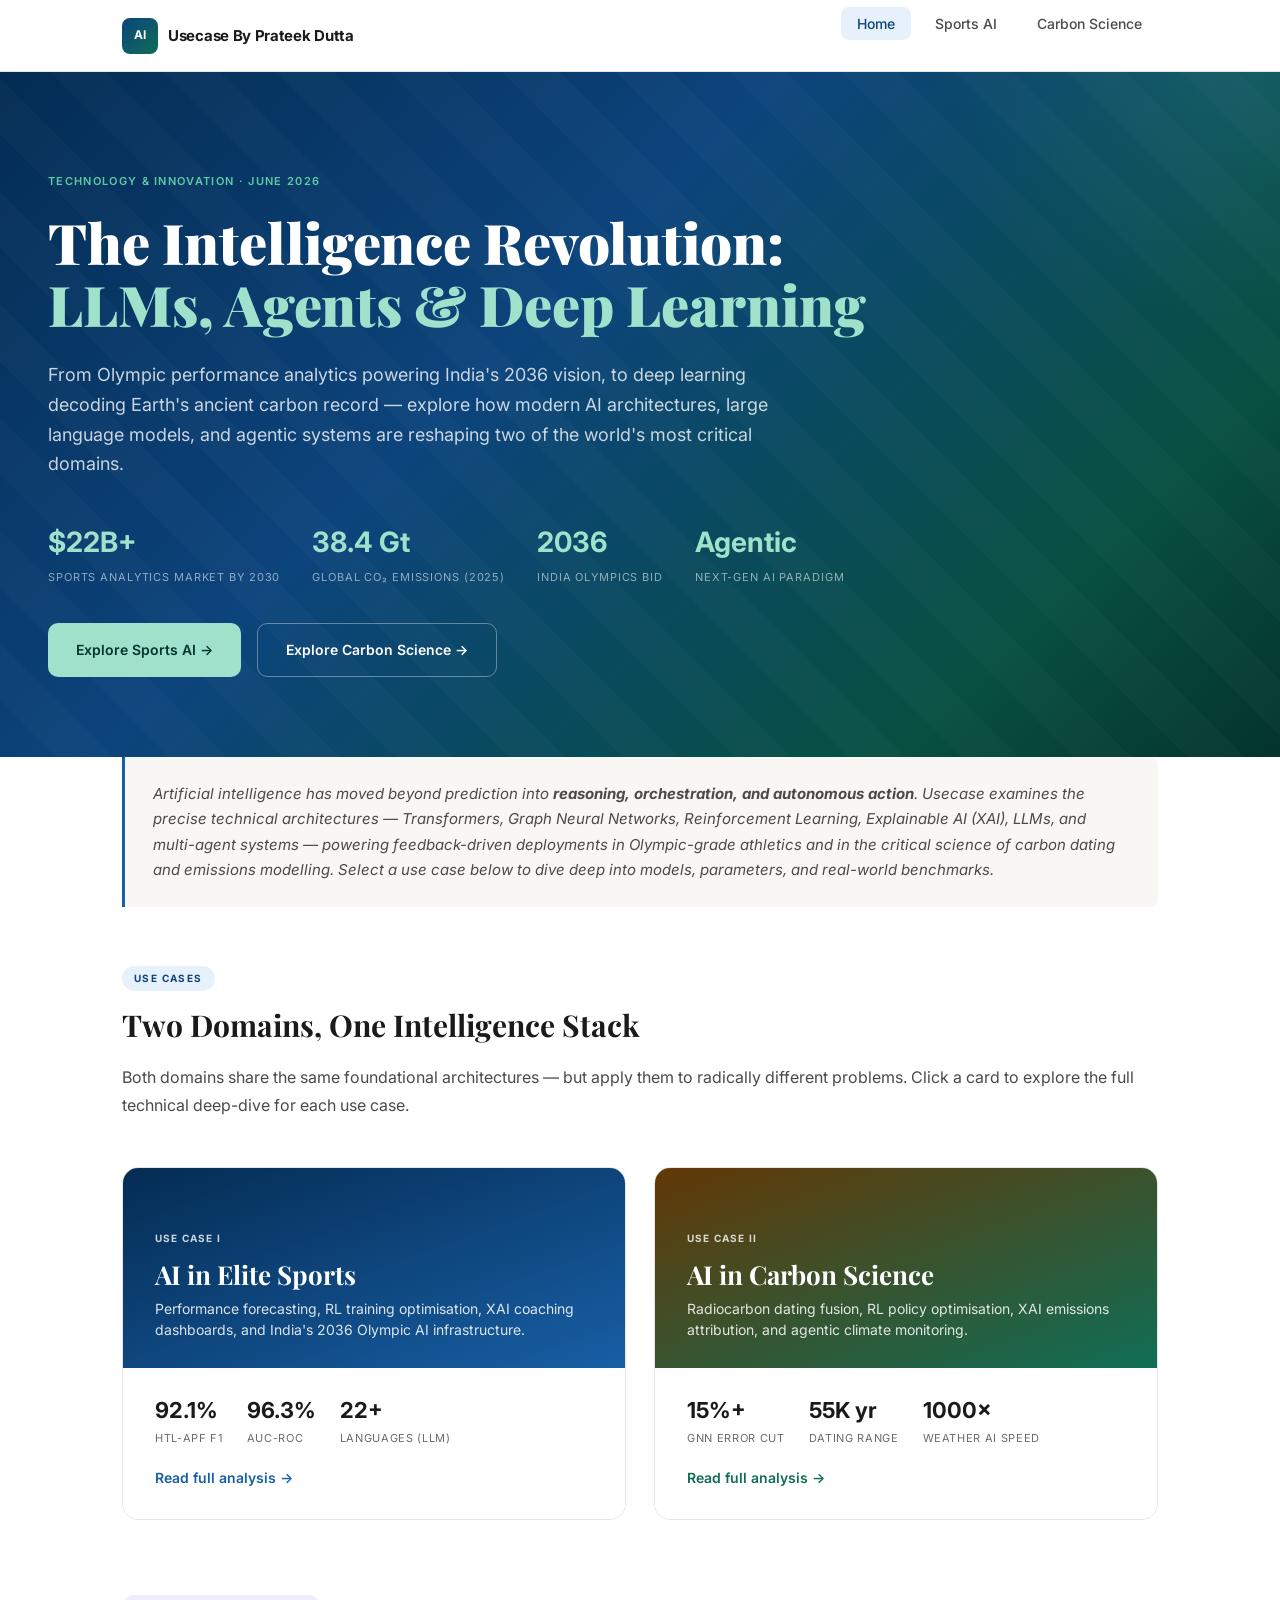
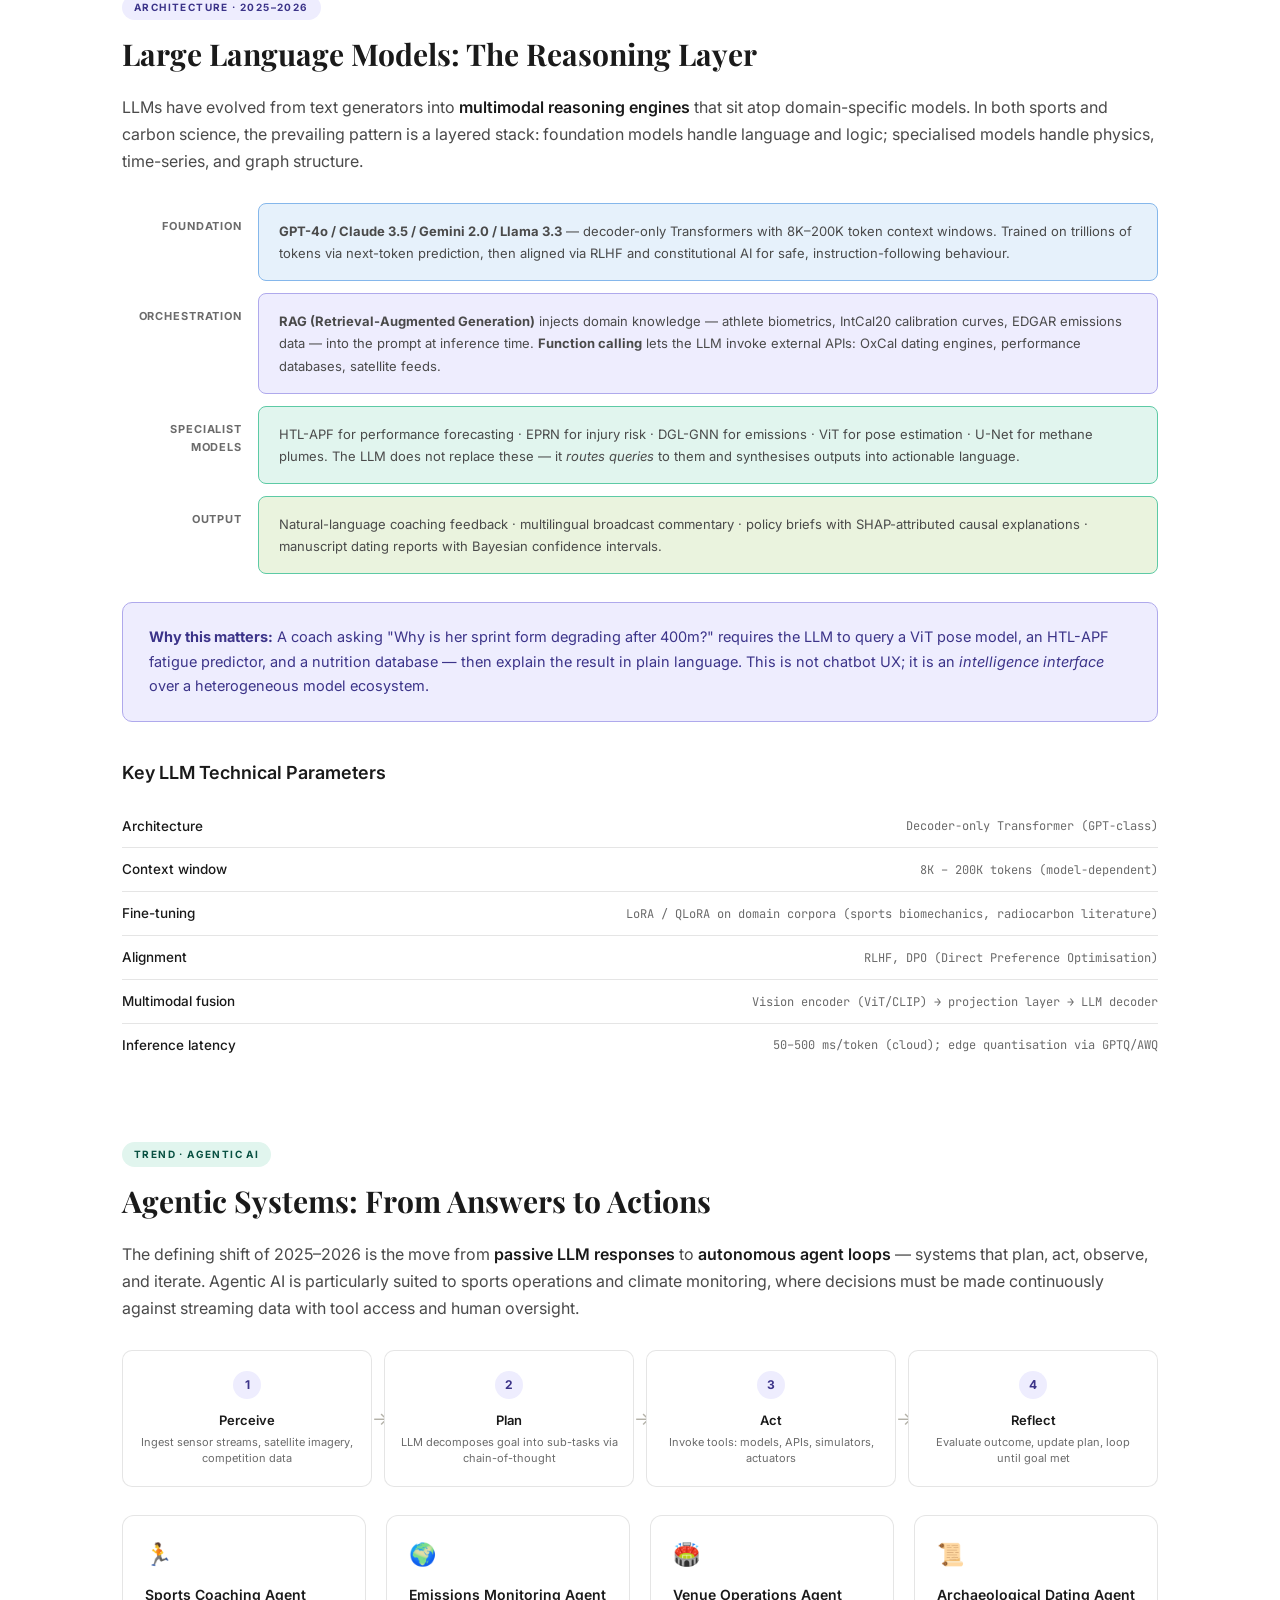
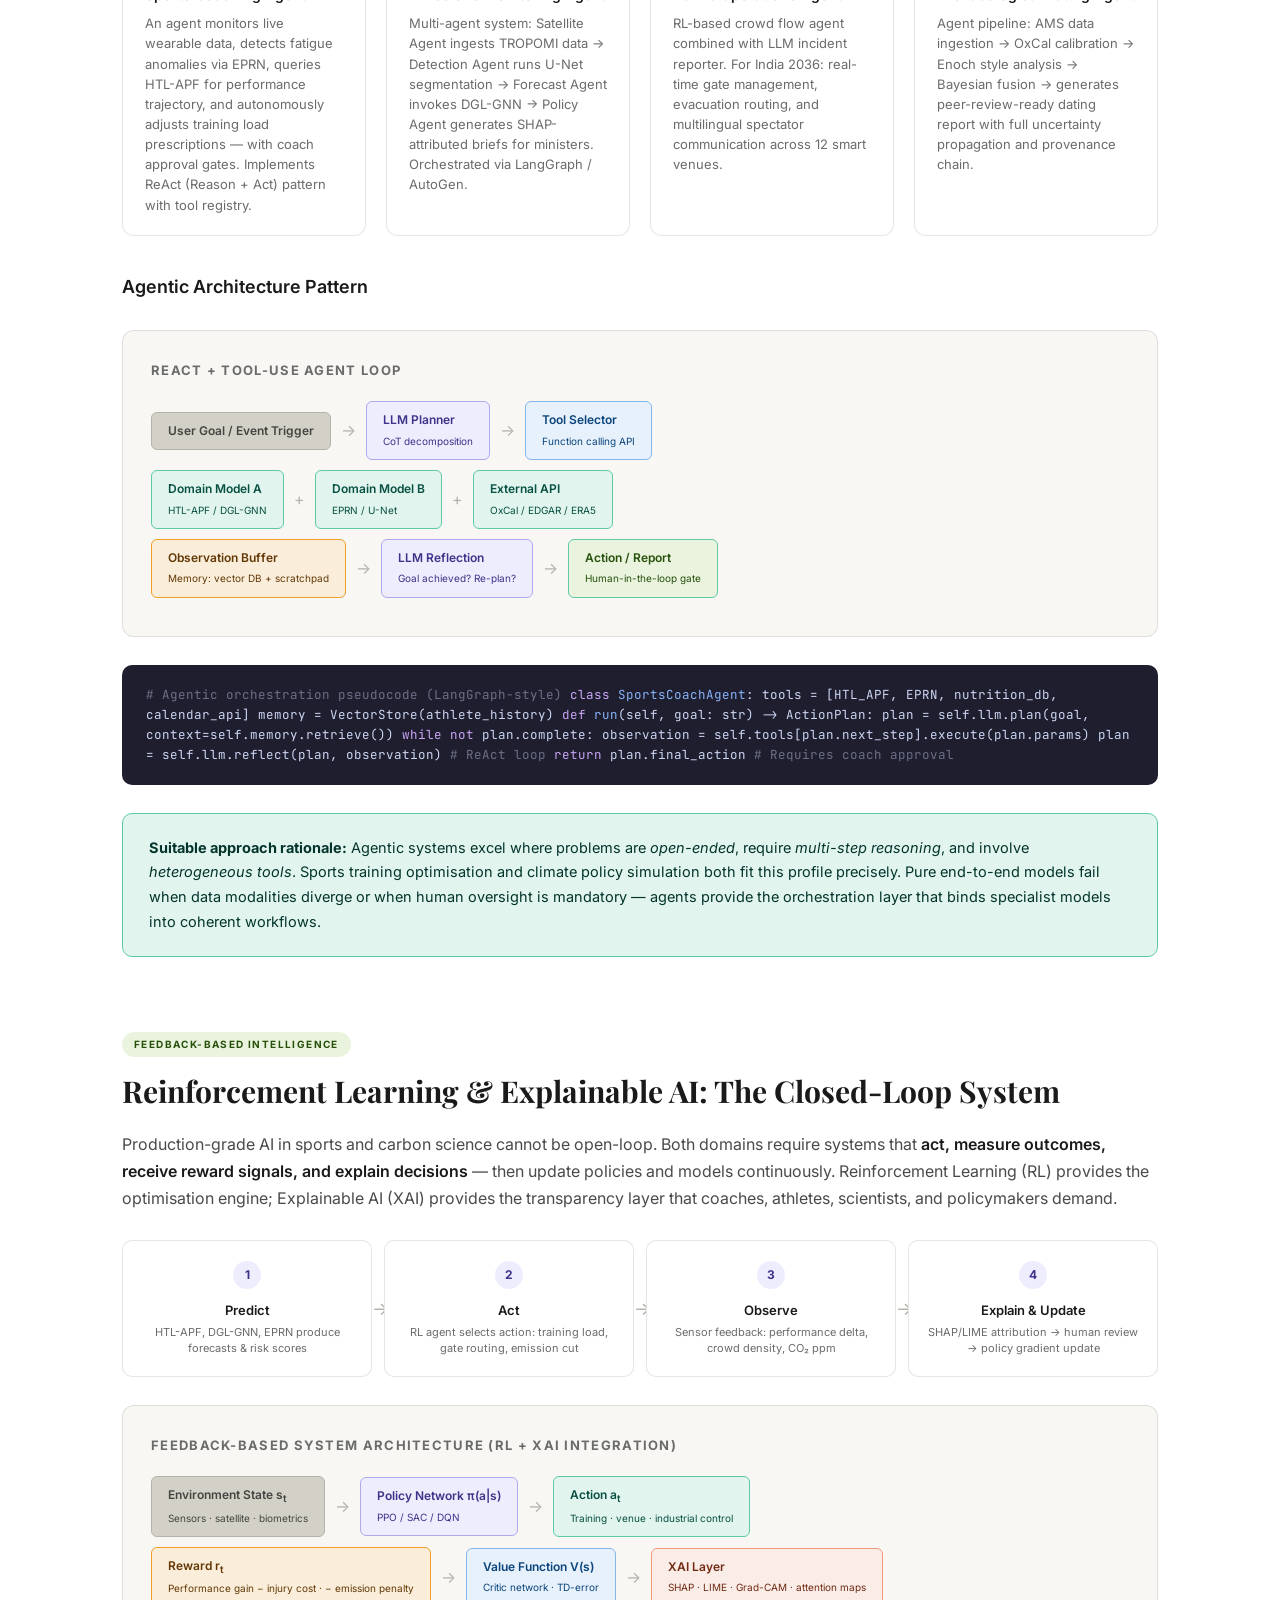
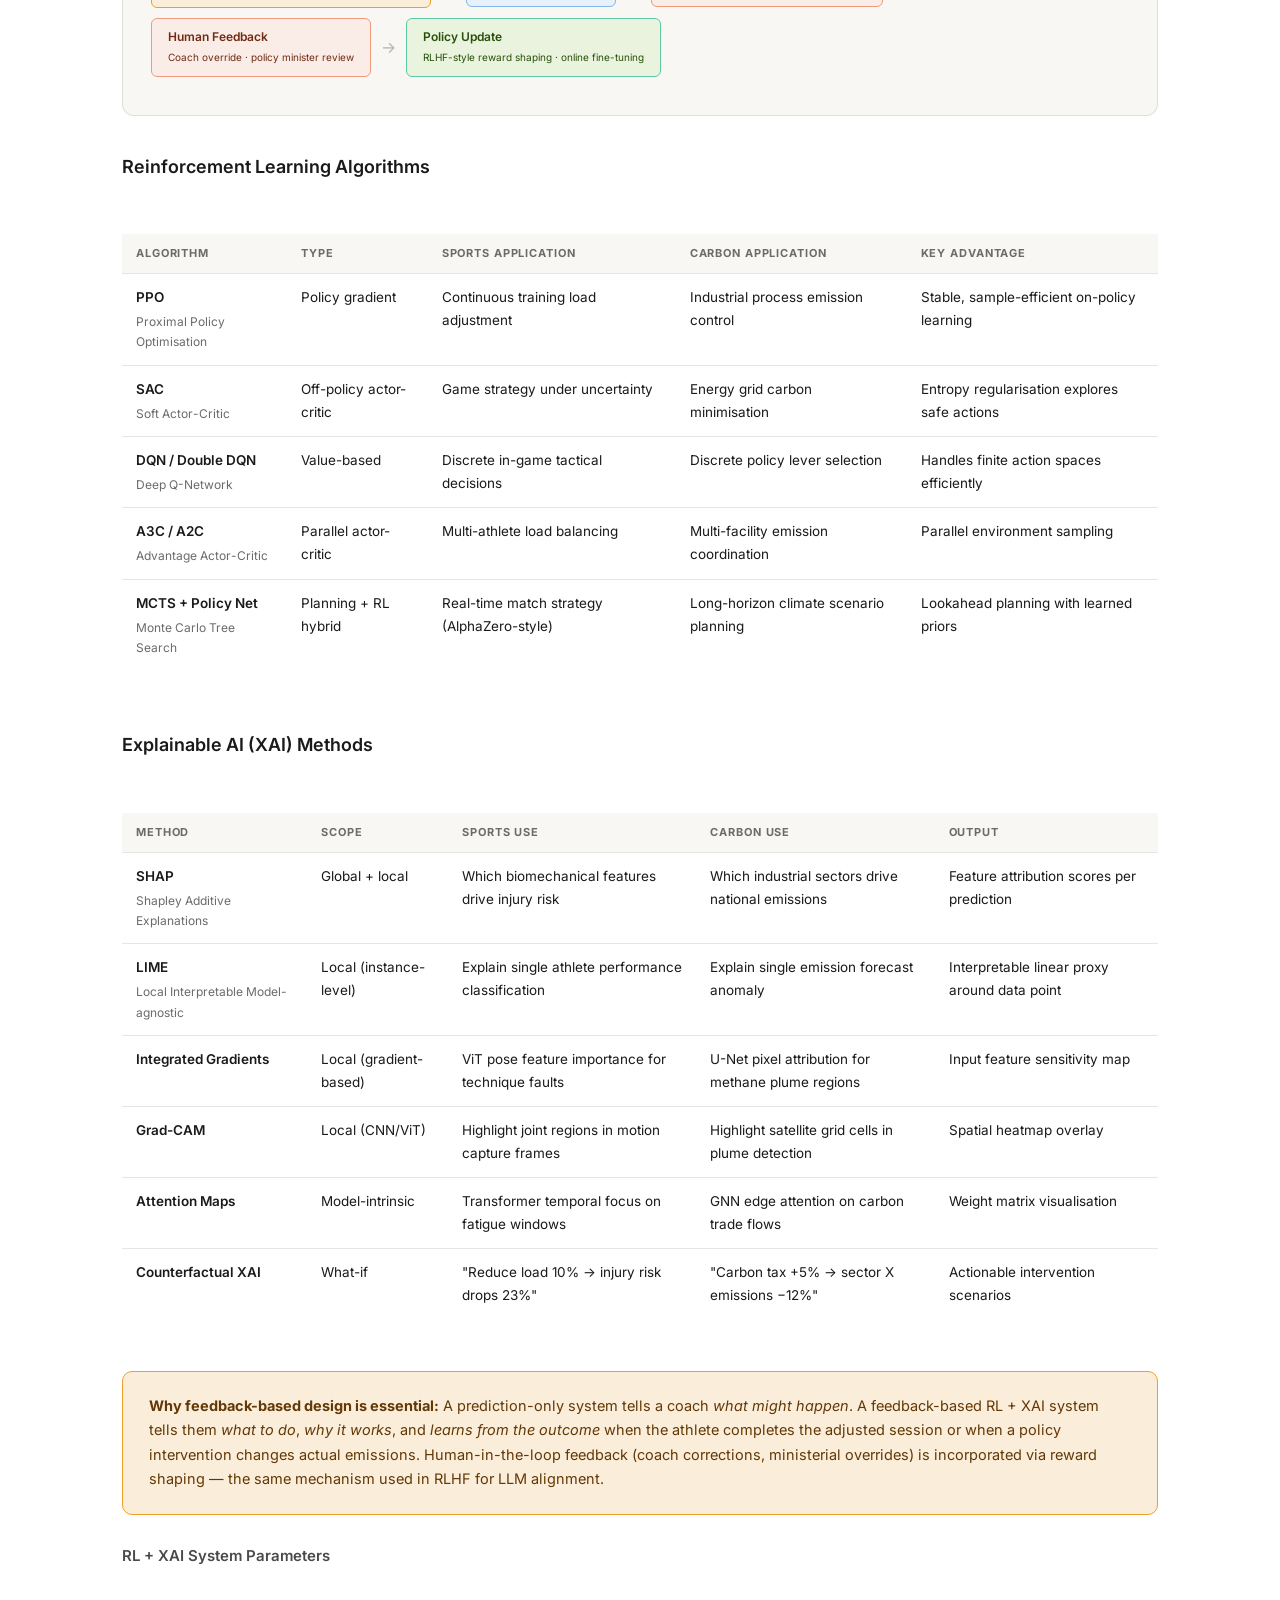
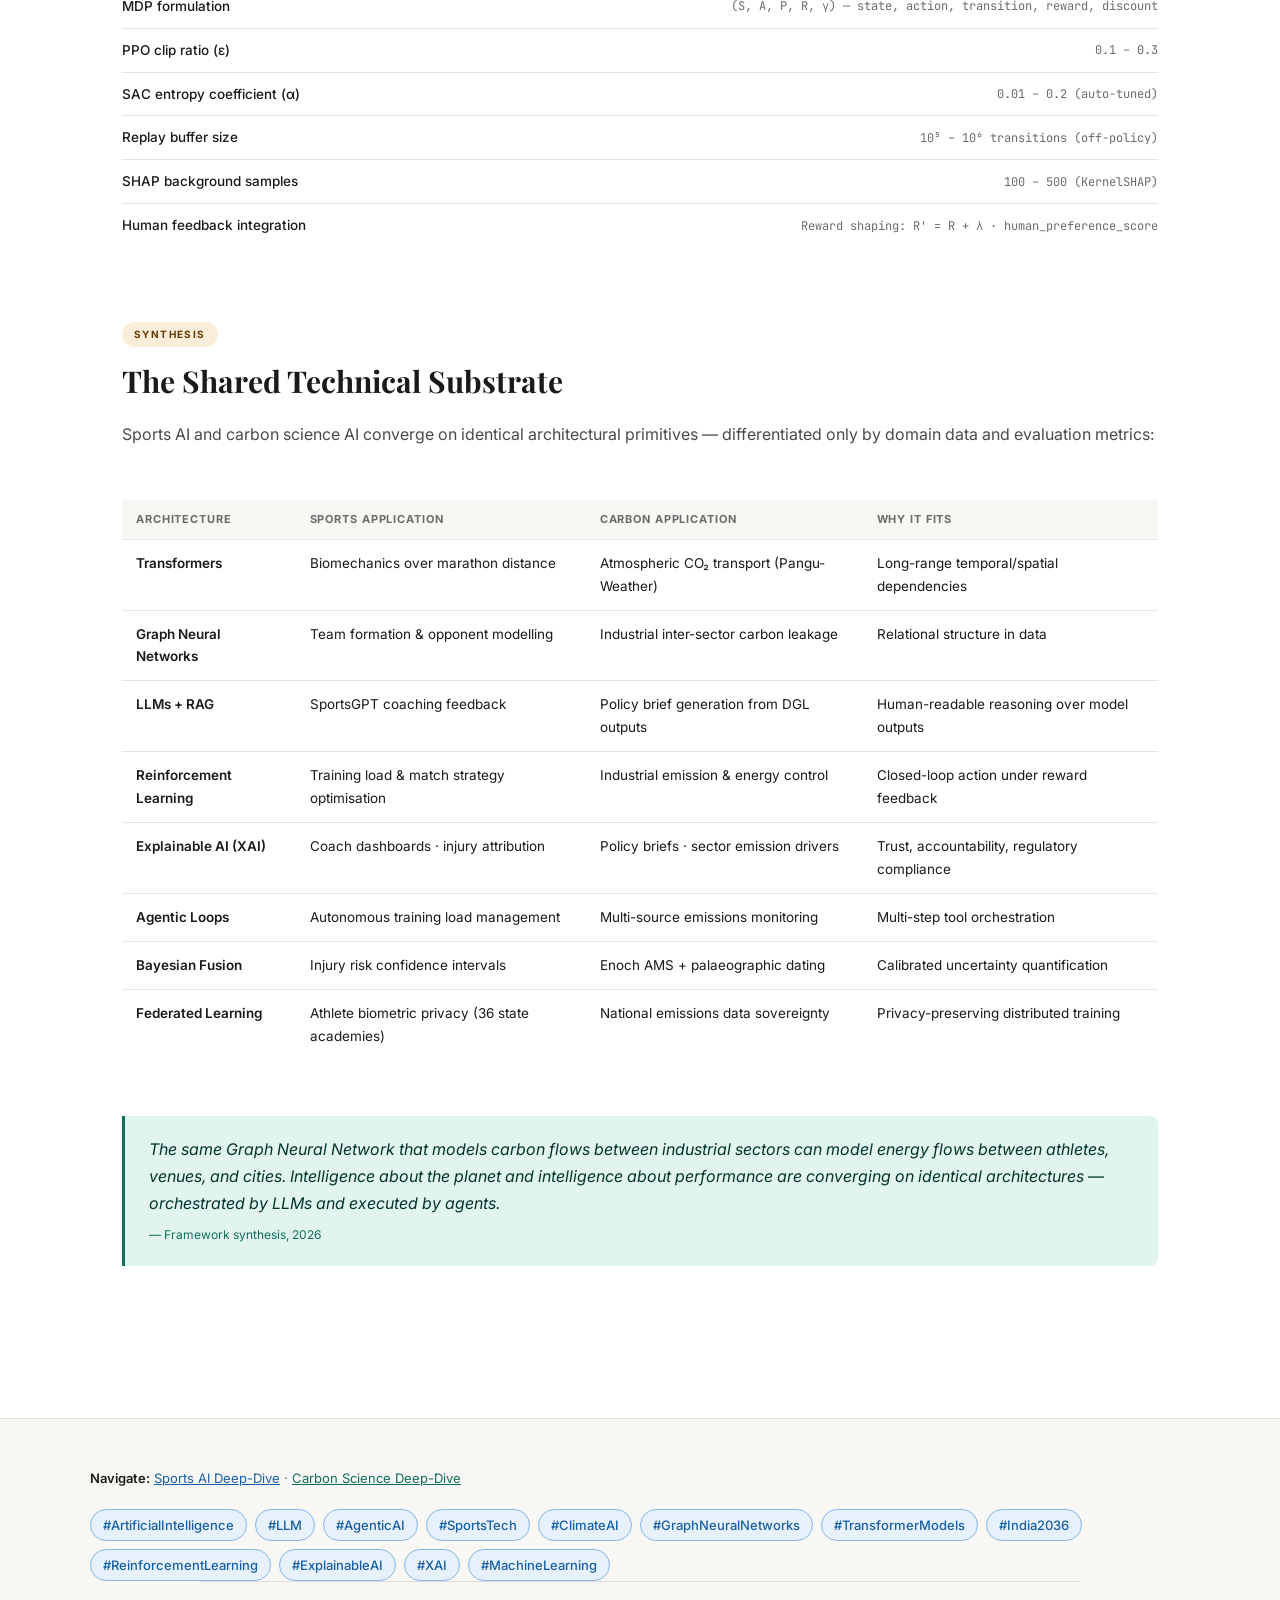
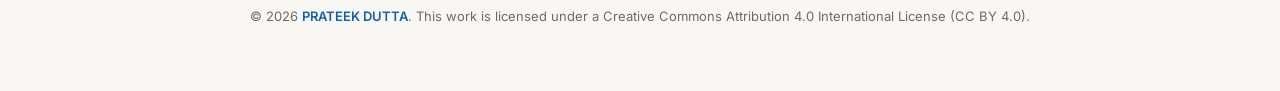
<file: index.html>
<!DOCTYPE html>
<html lang="en">
<head>
  <meta charset="UTF-8">
  <meta name="viewport" content="width=device-width, initial-scale=1.0, viewport-fit=cover">
  <meta http-equiv="X-UA-Compatible" content="IE=edge">
  <meta name="description" content="The Intelligence Revolution — AI architectures, LLMs, and agentic systems in elite sports and carbon science.">
  <title>Usecase — Sports &amp; Carbon Science</title>
  <link rel="icon" type="image/svg+xml" href="favicon.svg">
  <link rel="apple-touch-icon" href="favicon.svg">
  <link rel="stylesheet" href="css/styles.css">
</head>
<body>

<nav class="site-nav" aria-label="Main navigation">
  <div class="nav-inner">
    <a href="index.html" class="nav-brand">
      <span class="nav-brand-icon">AI</span>
      Usecase By Prateek Dutta
    </a>
    <button class="nav-toggle" aria-label="Toggle menu" aria-expanded="false">
      <svg width="24" height="24" viewBox="0 0 24 24" fill="none" stroke="currentColor" stroke-width="2">
        <line x1="3" y1="6" x2="21" y2="6"/><line x1="3" y1="12" x2="21" y2="12"/><line x1="3" y1="18" x2="21" y2="18"/>
      </svg>
    </button>
    <ul class="nav-links">
      <li><a href="index.html">Home</a></li>
      <li><a href="sports.html">Sports AI</a></li>
      <li><a href="carbon.html">Carbon Science</a></li>
    </ul>
  </div>
</nav>

<header class="hero hero--home">
  <div class="hero-eyebrow">Technology &amp; Innovation · June 2026</div>
  <h1>The Intelligence Revolution:<br><span>LLMs, Agents &amp; Deep Learning</span></h1>
  <p class="hero-sub">From Olympic performance analytics powering India's 2036 vision, to deep learning decoding Earth's ancient carbon record — explore how modern AI architectures, large language models, and agentic systems are reshaping two of the world's most critical domains.</p>
  <div class="hero-meta">
    <div class="hero-stat"><div class="num">$22B+</div><div class="lbl">Sports analytics market by 2030</div></div>
    <div class="hero-stat"><div class="num">38.4 Gt</div><div class="lbl">Global CO₂ emissions (2025)</div></div>
    <div class="hero-stat"><div class="num">2036</div><div class="lbl">India Olympics bid</div></div>
    <div class="hero-stat"><div class="num">Agentic</div><div class="lbl">Next-gen AI paradigm</div></div>
  </div>
  <div class="hero-actions">
    <a href="sports.html" class="btn btn-primary">Explore Sports AI →</a>
    <a href="carbon.html" class="btn btn-outline">Explore Carbon Science →</a>
  </div>
</header>

<main class="content content--wide">

  <div class="abstract fade-in">
    Artificial intelligence has moved beyond prediction into <strong>reasoning, orchestration, and autonomous action</strong>. Usecase examines the precise technical architectures — Transformers, Graph Neural Networks, Reinforcement Learning, Explainable AI (XAI), LLMs, and multi-agent systems — powering feedback-driven deployments in Olympic-grade athletics and in the critical science of carbon dating and emissions modelling. Select a use case below to dive deep into models, parameters, and real-world benchmarks.
  </div>

  <!-- USE CASE PORTAL -->
  <section class="section fade-in" id="use-cases">
    <div class="section-tag tag-blue">Use Cases</div>
    <h2>Two Domains, One Intelligence Stack</h2>
    <p>Both domains share the same foundational architectures — but apply them to radically different problems. Click a card to explore the full technical deep-dive for each use case.</p>

    <div class="usecase-grid">
      <a href="sports.html" class="usecase-card usecase-card--sports">
        <div class="usecase-card-header">
          <div class="usecase-card-tag">Use Case I</div>
          <div class="usecase-card-title">AI in Elite Sports</div>
          <div class="usecase-card-desc">Performance forecasting, RL training optimisation, XAI coaching dashboards, and India's 2036 Olympic AI infrastructure.</div>
        </div>
        <div class="usecase-card-body">
          <div class="usecase-metrics">
            <div class="usecase-metric"><div class="val">92.1%</div><div class="lbl">HTL-APF F1</div></div>
            <div class="usecase-metric"><div class="val">96.3%</div><div class="lbl">AUC-ROC</div></div>
            <div class="usecase-metric"><div class="val">22+</div><div class="lbl">Languages (LLM)</div></div>
          </div>
          <span class="usecase-link">Read full analysis →</span>
        </div>
      </a>

      <a href="carbon.html" class="usecase-card usecase-card--carbon">
        <div class="usecase-card-header">
          <div class="usecase-card-tag">Use Case II</div>
          <div class="usecase-card-title">AI in Carbon Science</div>
          <div class="usecase-card-desc">Radiocarbon dating fusion, RL policy optimisation, XAI emissions attribution, and agentic climate monitoring.</div>
        </div>
        <div class="usecase-card-body">
          <div class="usecase-metrics">
            <div class="usecase-metric"><div class="val">15%+</div><div class="lbl">GNN error cut</div></div>
            <div class="usecase-metric"><div class="val">55K yr</div><div class="lbl">Dating range</div></div>
            <div class="usecase-metric"><div class="val">1000×</div><div class="lbl">Weather AI speed</div></div>
          </div>
          <span class="usecase-link">Read full analysis →</span>
        </div>
      </a>
    </div>
  </section>

  <!-- LLM SECTION -->
  <section class="section fade-in" id="llm-architecture">
    <div class="section-tag tag-purple">Architecture · 2025–2026</div>
    <h2>Large Language Models: The Reasoning Layer</h2>
    <p>LLMs have evolved from text generators into <strong>multimodal reasoning engines</strong> that sit atop domain-specific models. In both sports and carbon science, the prevailing pattern is a layered stack: foundation models handle language and logic; specialised models handle physics, time-series, and graph structure.</p>

    <div class="llm-stack">
      <div class="llm-layer llm-layer--foundation">
        <div class="llm-layer-label">Foundation</div>
        <div class="llm-layer-content">
          <strong>GPT-4o / Claude 3.5 / Gemini 2.0 / Llama 3.3</strong> — decoder-only Transformers with 8K–200K token context windows. Trained on trillions of tokens via next-token prediction, then aligned via RLHF and constitutional AI for safe, instruction-following behaviour.
        </div>
      </div>
      <div class="llm-layer llm-layer--orchestration">
        <div class="llm-layer-label">Orchestration</div>
        <div class="llm-layer-content">
          <strong>RAG (Retrieval-Augmented Generation)</strong> injects domain knowledge — athlete biometrics, IntCal20 calibration curves, EDGAR emissions data — into the prompt at inference time. <strong>Function calling</strong> lets the LLM invoke external APIs: OxCal dating engines, performance databases, satellite feeds.
        </div>
      </div>
      <div class="llm-layer llm-layer--tools">
        <div class="llm-layer-label">Specialist Models</div>
        <div class="llm-layer-content">
          HTL-APF for performance forecasting · EPRN for injury risk · DGL-GNN for emissions · ViT for pose estimation · U-Net for methane plumes. The LLM does not replace these — it <em>routes queries</em> to them and synthesises outputs into actionable language.
        </div>
      </div>
      <div class="llm-layer llm-layer--output">
        <div class="llm-layer-label">Output</div>
        <div class="llm-layer-content">
          Natural-language coaching feedback · multilingual broadcast commentary · policy briefs with SHAP-attributed causal explanations · manuscript dating reports with Bayesian confidence intervals.
        </div>
      </div>
    </div>

    <div class="callout callout-purple">
      <strong>Why this matters:</strong> A coach asking "Why is her sprint form degrading after 400m?" requires the LLM to query a ViT pose model, an HTL-APF fatigue predictor, and a nutrition database — then explain the result in plain language. This is not chatbot UX; it is an <em>intelligence interface</em> over a heterogeneous model ecosystem.
    </div>

    <h3>Key LLM Technical Parameters</h3>
    <div class="param-list">
      <div class="param-item"><span class="param-name">Architecture</span><span class="param-val">Decoder-only Transformer (GPT-class)</span></div>
      <div class="param-item"><span class="param-name">Context window</span><span class="param-val">8K – 200K tokens (model-dependent)</span></div>
      <div class="param-item"><span class="param-name">Fine-tuning</span><span class="param-val">LoRA / QLoRA on domain corpora (sports biomechanics, radiocarbon literature)</span></div>
      <div class="param-item"><span class="param-name">Alignment</span><span class="param-val">RLHF, DPO (Direct Preference Optimisation)</span></div>
      <div class="param-item"><span class="param-name">Multimodal fusion</span><span class="param-val">Vision encoder (ViT/CLIP) → projection layer → LLM decoder</span></div>
      <div class="param-item"><span class="param-name">Inference latency</span><span class="param-val">50–500 ms/token (cloud); edge quantisation via GPTQ/AWQ</span></div>
    </div>
  </section>

  <!-- AGENTIC SECTION -->
  <section class="section fade-in" id="agentic-ai">
    <div class="section-tag tag-teal">Trend · Agentic AI</div>
    <h2>Agentic Systems: From Answers to Actions</h2>
    <p>The defining shift of 2025–2026 is the move from <strong>passive LLM responses</strong> to <strong>autonomous agent loops</strong> — systems that plan, act, observe, and iterate. Agentic AI is particularly suited to sports operations and climate monitoring, where decisions must be made continuously against streaming data with tool access and human oversight.</p>

    <div class="agentic-loop">
      <div class="agentic-step">
        <div class="agentic-step-num">1</div>
        <div class="agentic-step-title">Perceive</div>
        <div class="agentic-step-desc">Ingest sensor streams, satellite imagery, competition data</div>
      </div>
      <div class="agentic-step">
        <div class="agentic-step-num">2</div>
        <div class="agentic-step-title">Plan</div>
        <div class="agentic-step-desc">LLM decomposes goal into sub-tasks via chain-of-thought</div>
      </div>
      <div class="agentic-step">
        <div class="agentic-step-num">3</div>
        <div class="agentic-step-title">Act</div>
        <div class="agentic-step-desc">Invoke tools: models, APIs, simulators, actuators</div>
      </div>
      <div class="agentic-step">
        <div class="agentic-step-num">4</div>
        <div class="agentic-step-title">Reflect</div>
        <div class="agentic-step-desc">Evaluate outcome, update plan, loop until goal met</div>
      </div>
    </div>

    <div class="card-grid">
      <div class="card">
        <div class="card-icon">🏃</div>
        <div class="card-title">Sports Coaching Agent</div>
        <div class="card-body">An agent monitors live wearable data, detects fatigue anomalies via EPRN, queries HTL-APF for performance trajectory, and autonomously adjusts training load prescriptions — with coach approval gates. Implements ReAct (Reason + Act) pattern with tool registry.</div>
      </div>
      <div class="card">
        <div class="card-icon">🌍</div>
        <div class="card-title">Emissions Monitoring Agent</div>
        <div class="card-body">Multi-agent system: Satellite Agent ingests TROPOMI data → Detection Agent runs U-Net segmentation → Forecast Agent invokes DGL-GNN → Policy Agent generates SHAP-attributed briefs for ministers. Orchestrated via LangGraph / AutoGen.</div>
      </div>
      <div class="card">
        <div class="card-icon">🏟️</div>
        <div class="card-title">Venue Operations Agent</div>
        <div class="card-body">RL-based crowd flow agent combined with LLM incident reporter. For India 2036: real-time gate management, evacuation routing, and multilingual spectator communication across 12 smart venues.</div>
      </div>
      <div class="card">
        <div class="card-icon">📜</div>
        <div class="card-title">Archaeological Dating Agent</div>
        <div class="card-body">Agent pipeline: AMS data ingestion → OxCal calibration → Enoch style analysis → Bayesian fusion → generates peer-review-ready dating report with full uncertainty propagation and provenance chain.</div>
      </div>
    </div>

    <h3>Agentic Architecture Pattern</h3>
    <div class="arch-block">
      <div class="arch-title">ReAct + Tool-Use Agent Loop</div>
      <div class="arch-row">
        <div class="arch-node node-gray">User Goal / Event Trigger</div>
        <div class="arch-arrow">→</div>
        <div class="arch-node node-purple">LLM Planner<br><span style="font-size:10px;font-weight:400">CoT decomposition</span></div>
        <div class="arch-arrow">→</div>
        <div class="arch-node node-blue">Tool Selector<br><span style="font-size:10px;font-weight:400">Function calling API</span></div>
      </div>
      <div class="arch-row">
        <div class="arch-node node-teal">Domain Model A<br><span style="font-size:10px;font-weight:400">HTL-APF / DGL-GNN</span></div>
        <div class="arch-arrow">+</div>
        <div class="arch-node node-teal">Domain Model B<br><span style="font-size:10px;font-weight:400">EPRN / U-Net</span></div>
        <div class="arch-arrow">+</div>
        <div class="arch-node node-teal">External API<br><span style="font-size:10px;font-weight:400">OxCal / EDGAR / ERA5</span></div>
      </div>
      <div class="arch-row">
        <div class="arch-node node-amber">Observation Buffer<br><span style="font-size:10px;font-weight:400">Memory: vector DB + scratchpad</span></div>
        <div class="arch-arrow">→</div>
        <div class="arch-node node-purple">LLM Reflection<br><span style="font-size:10px;font-weight:400">Goal achieved? Re-plan?</span></div>
        <div class="arch-arrow">→</div>
        <div class="arch-node node-green">Action / Report<br><span style="font-size:10px;font-weight:400">Human-in-the-loop gate</span></div>
      </div>
    </div>

    <div class="code-block">
<span class="comment"># Agentic orchestration pseudocode (LangGraph-style)</span>
<span class="keyword">class</span> <span class="func">SportsCoachAgent</span>:
    tools = [HTL_APF, EPRN, nutrition_db, calendar_api]
    memory = VectorStore(athlete_history)

    <span class="keyword">def</span> <span class="func">run</span>(self, goal: str) -> ActionPlan:
        plan = self.llm.plan(goal, context=self.memory.retrieve())
        <span class="keyword">while not</span> plan.complete:
            observation = self.tools[plan.next_step].execute(plan.params)
            plan = self.llm.reflect(plan, observation)  <span class="comment"># ReAct loop</span>
        <span class="keyword">return</span> plan.final_action  <span class="comment"># Requires coach approval</span>
    </div>

    <div class="callout callout-teal">
      <strong>Suitable approach rationale:</strong> Agentic systems excel where problems are <em>open-ended</em>, require <em>multi-step reasoning</em>, and involve <em>heterogeneous tools</em>. Sports training optimisation and climate policy simulation both fit this profile precisely. Pure end-to-end models fail when data modalities diverge or when human oversight is mandatory — agents provide the orchestration layer that binds specialist models into coherent workflows.
    </div>
  </section>

  <!-- RL + XAI FEEDBACK SECTION -->
  <section class="section fade-in" id="rl-xai-feedback">
    <div class="section-tag tag-green">Feedback-Based Intelligence</div>
    <h2>Reinforcement Learning &amp; Explainable AI: The Closed-Loop System</h2>
    <p>Production-grade AI in sports and carbon science cannot be open-loop. Both domains require systems that <strong>act, measure outcomes, receive reward signals, and explain decisions</strong> — then update policies and models continuously. Reinforcement Learning (RL) provides the optimisation engine; Explainable AI (XAI) provides the transparency layer that coaches, athletes, scientists, and policymakers demand.</p>

    <div class="agentic-loop">
      <div class="agentic-step">
        <div class="agentic-step-num">1</div>
        <div class="agentic-step-title">Predict</div>
        <div class="agentic-step-desc">HTL-APF, DGL-GNN, EPRN produce forecasts &amp; risk scores</div>
      </div>
      <div class="agentic-step">
        <div class="agentic-step-num">2</div>
        <div class="agentic-step-title">Act</div>
        <div class="agentic-step-desc">RL agent selects action: training load, gate routing, emission cut</div>
      </div>
      <div class="agentic-step">
        <div class="agentic-step-num">3</div>
        <div class="agentic-step-title">Observe</div>
        <div class="agentic-step-desc">Sensor feedback: performance delta, crowd density, CO₂ ppm</div>
      </div>
      <div class="agentic-step">
        <div class="agentic-step-num">4</div>
        <div class="agentic-step-title">Explain &amp; Update</div>
        <div class="agentic-step-desc">SHAP/LIME attribution → human review → policy gradient update</div>
      </div>
    </div>

    <div class="arch-block">
      <div class="arch-title">Feedback-Based System Architecture (RL + XAI Integration)</div>
      <div class="arch-row">
        <div class="arch-node node-gray">Environment State s<sub>t</sub><br><span style="font-size:10px;font-weight:400">Sensors · satellite · biometrics</span></div>
        <div class="arch-arrow">→</div>
        <div class="arch-node node-purple">Policy Network π(a|s)<br><span style="font-size:10px;font-weight:400">PPO / SAC / DQN</span></div>
        <div class="arch-arrow">→</div>
        <div class="arch-node node-teal">Action a<sub>t</sub><br><span style="font-size:10px;font-weight:400">Training · venue · industrial control</span></div>
      </div>
      <div class="arch-row">
        <div class="arch-node node-amber">Reward r<sub>t</sub><br><span style="font-size:10px;font-weight:400">Performance gain − injury cost · − emission penalty</span></div>
        <div class="arch-arrow">→</div>
        <div class="arch-node node-blue">Value Function V(s)<br><span style="font-size:10px;font-weight:400">Critic network · TD-error</span></div>
        <div class="arch-arrow">→</div>
        <div class="arch-node node-coral">XAI Layer<br><span style="font-size:10px;font-weight:400">SHAP · LIME · Grad-CAM · attention maps</span></div>
      </div>
      <div class="arch-row">
        <div class="arch-node node-coral">Human Feedback<br><span style="font-size:10px;font-weight:400">Coach override · policy minister review</span></div>
        <div class="arch-arrow">→</div>
        <div class="arch-node node-green">Policy Update<br><span style="font-size:10px;font-weight:400">RLHF-style reward shaping · online fine-tuning</span></div>
      </div>
    </div>

    <h3>Reinforcement Learning Algorithms</h3>
    <div class="model-table-wrap">
      <table class="model-table">
        <thead>
          <tr>
            <th>Algorithm</th>
            <th>Type</th>
            <th>Sports Application</th>
            <th>Carbon Application</th>
            <th>Key Advantage</th>
          </tr>
        </thead>
        <tbody>
          <tr>
            <td><span class="model-name">PPO</span><div class="model-arch">Proximal Policy Optimisation</div></td>
            <td>Policy gradient</td>
            <td>Continuous training load adjustment</td>
            <td>Industrial process emission control</td>
            <td>Stable, sample-efficient on-policy learning</td>
          </tr>
          <tr>
            <td><span class="model-name">SAC</span><div class="model-arch">Soft Actor-Critic</div></td>
            <td>Off-policy actor-critic</td>
            <td>Game strategy under uncertainty</td>
            <td>Energy grid carbon minimisation</td>
            <td>Entropy regularisation explores safe actions</td>
          </tr>
          <tr>
            <td><span class="model-name">DQN / Double DQN</span><div class="model-arch">Deep Q-Network</div></td>
            <td>Value-based</td>
            <td>Discrete in-game tactical decisions</td>
            <td>Discrete policy lever selection</td>
            <td>Handles finite action spaces efficiently</td>
          </tr>
          <tr>
            <td><span class="model-name">A3C / A2C</span><div class="model-arch">Advantage Actor-Critic</div></td>
            <td>Parallel actor-critic</td>
            <td>Multi-athlete load balancing</td>
            <td>Multi-facility emission coordination</td>
            <td>Parallel environment sampling</td>
          </tr>
          <tr>
            <td><span class="model-name">MCTS + Policy Net</span><div class="model-arch">Monte Carlo Tree Search</div></td>
            <td>Planning + RL hybrid</td>
            <td>Real-time match strategy (AlphaZero-style)</td>
            <td>Long-horizon climate scenario planning</td>
            <td>Lookahead planning with learned priors</td>
          </tr>
        </tbody>
      </table>
    </div>

    <h3>Explainable AI (XAI) Methods</h3>
    <div class="model-table-wrap">
      <table class="model-table">
        <thead>
          <tr>
            <th>Method</th>
            <th>Scope</th>
            <th>Sports Use</th>
            <th>Carbon Use</th>
            <th>Output</th>
          </tr>
        </thead>
        <tbody>
          <tr>
            <td><span class="model-name">SHAP</span><div class="model-arch">Shapley Additive Explanations</div></td>
            <td>Global + local</td>
            <td>Which biomechanical features drive injury risk</td>
            <td>Which industrial sectors drive national emissions</td>
            <td>Feature attribution scores per prediction</td>
          </tr>
          <tr>
            <td><span class="model-name">LIME</span><div class="model-arch">Local Interpretable Model-agnostic</div></td>
            <td>Local (instance-level)</td>
            <td>Explain single athlete performance classification</td>
            <td>Explain single emission forecast anomaly</td>
            <td>Interpretable linear proxy around data point</td>
          </tr>
          <tr>
            <td><span class="model-name">Integrated Gradients</span></td>
            <td>Local (gradient-based)</td>
            <td>ViT pose feature importance for technique faults</td>
            <td>U-Net pixel attribution for methane plume regions</td>
            <td>Input feature sensitivity map</td>
          </tr>
          <tr>
            <td><span class="model-name">Grad-CAM</span></td>
            <td>Local (CNN/ViT)</td>
            <td>Highlight joint regions in motion capture frames</td>
            <td>Highlight satellite grid cells in plume detection</td>
            <td>Spatial heatmap overlay</td>
          </tr>
          <tr>
            <td><span class="model-name">Attention Maps</span></td>
            <td>Model-intrinsic</td>
            <td>Transformer temporal focus on fatigue windows</td>
            <td>GNN edge attention on carbon trade flows</td>
            <td>Weight matrix visualisation</td>
          </tr>
          <tr>
            <td><span class="model-name">Counterfactual XAI</span></td>
            <td>What-if</td>
            <td>"Reduce load 10% → injury risk drops 23%"</td>
            <td>"Carbon tax +5% → sector X emissions −12%"</td>
            <td>Actionable intervention scenarios</td>
          </tr>
        </tbody>
      </table>
    </div>

    <div class="callout callout-amber">
      <strong>Why feedback-based design is essential:</strong> A prediction-only system tells a coach <em>what might happen</em>. A feedback-based RL + XAI system tells them <em>what to do</em>, <em>why it works</em>, and <em>learns from the outcome</em> when the athlete completes the adjusted session or when a policy intervention changes actual emissions. Human-in-the-loop feedback (coach corrections, ministerial overrides) is incorporated via reward shaping — the same mechanism used in RLHF for LLM alignment.
    </div>

    <h4>RL + XAI System Parameters</h4>
    <div class="param-list">
      <div class="param-item"><span class="param-name">MDP formulation</span><span class="param-val">(S, A, P, R, γ) — state, action, transition, reward, discount</span></div>
      <div class="param-item"><span class="param-name">PPO clip ratio (ε)</span><span class="param-val">0.1 – 0.3</span></div>
      <div class="param-item"><span class="param-name">SAC entropy coefficient (α)</span><span class="param-val">0.01 – 0.2 (auto-tuned)</span></div>
      <div class="param-item"><span class="param-name">Replay buffer size</span><span class="param-val">10⁵ – 10⁶ transitions (off-policy)</span></div>
      <div class="param-item"><span class="param-name">SHAP background samples</span><span class="param-val">100 – 500 (KernelSHAP)</span></div>
      <div class="param-item"><span class="param-name">Human feedback integration</span><span class="param-val">Reward shaping: R' = R + λ · human_preference_score</span></div>
    </div>
  </section>

  <!-- SHARED SUBSTRATE -->
  <section class="section fade-in">
    <div class="section-tag tag-amber">Synthesis</div>
    <h2>The Shared Technical Substrate</h2>
    <p>Sports AI and carbon science AI converge on identical architectural primitives — differentiated only by domain data and evaluation metrics:</p>

    <div class="model-table-wrap">
      <table class="model-table">
        <thead>
          <tr>
            <th>Architecture</th>
            <th>Sports Application</th>
            <th>Carbon Application</th>
            <th>Why It Fits</th>
          </tr>
        </thead>
        <tbody>
          <tr>
            <td><span class="model-name">Transformers</span></td>
            <td>Biomechanics over marathon distance</td>
            <td>Atmospheric CO₂ transport (Pangu-Weather)</td>
            <td>Long-range temporal/spatial dependencies</td>
          </tr>
          <tr>
            <td><span class="model-name">Graph Neural Networks</span></td>
            <td>Team formation &amp; opponent modelling</td>
            <td>Industrial inter-sector carbon leakage</td>
            <td>Relational structure in data</td>
          </tr>
          <tr>
            <td><span class="model-name">LLMs + RAG</span></td>
            <td>SportsGPT coaching feedback</td>
            <td>Policy brief generation from DGL outputs</td>
            <td>Human-readable reasoning over model outputs</td>
          </tr>
          <tr>
            <td><span class="model-name">Reinforcement Learning</span></td>
            <td>Training load &amp; match strategy optimisation</td>
            <td>Industrial emission &amp; energy control</td>
            <td>Closed-loop action under reward feedback</td>
          </tr>
          <tr>
            <td><span class="model-name">Explainable AI (XAI)</span></td>
            <td>Coach dashboards · injury attribution</td>
            <td>Policy briefs · sector emission drivers</td>
            <td>Trust, accountability, regulatory compliance</td>
          </tr>
          <tr>
            <td><span class="model-name">Agentic Loops</span></td>
            <td>Autonomous training load management</td>
            <td>Multi-source emissions monitoring</td>
            <td>Multi-step tool orchestration</td>
          </tr>
          <tr>
            <td><span class="model-name">Bayesian Fusion</span></td>
            <td>Injury risk confidence intervals</td>
            <td>Enoch AMS + palaeographic dating</td>
            <td>Calibrated uncertainty quantification</td>
          </tr>
          <tr>
            <td><span class="model-name">Federated Learning</span></td>
            <td>Athlete biometric privacy (36 state academies)</td>
            <td>National emissions data sovereignty</td>
            <td>Privacy-preserving distributed training</td>
          </tr>
        </tbody>
      </table>
    </div>

    <div class="quote">
      <p>The same Graph Neural Network that models carbon flows between industrial sectors can model energy flows between athletes, venues, and cities. Intelligence about the planet and intelligence about performance are converging on identical architectures — orchestrated by LLMs and executed by agents.</p>
      <cite>— Framework synthesis, 2026</cite>
    </div>
  </section>

</main>

<footer class="footer-section">
  <div class="footer-inner footer-inner--wide">
    <p style="font-size: 13px; color: var(--text-muted); margin-bottom: 16px;">
      <strong style="color: var(--text-primary);">Navigate:</strong>
      <a href="sports.html" style="color: var(--blue-600);">Sports AI Deep-Dive</a> ·
      <a href="carbon.html" style="color: var(--teal-600);">Carbon Science Deep-Dive</a>
    </p>
    <div class="tags-row">
      <span class="hashtag">#ArtificialIntelligence</span>
      <span class="hashtag">#LLM</span>
      <span class="hashtag">#AgenticAI</span>
      <span class="hashtag">#SportsTech</span>
      <span class="hashtag">#ClimateAI</span>
      <span class="hashtag">#GraphNeuralNetworks</span>
      <span class="hashtag">#TransformerModels</span>
      <span class="hashtag">#India2036</span>
      <span class="hashtag">#ReinforcementLearning</span>
      <span class="hashtag">#ExplainableAI</span>
      <span class="hashtag">#XAI</span>
      <span class="hashtag">#MachineLearning</span>
    </div>
  </div>
  <p class="footer-copyright">© 2026 <a href="https://prateekdutta2001.github.io/PrateekDutta.in/" target="_blank" rel="noopener noreferrer">PRATEEK DUTTA</a>. This work is licensed under a Creative Commons Attribution 4.0 International License (CC BY 4.0).</p>
</footer>

<script src="js/main.js"></script>
</body>
</html>
</file>
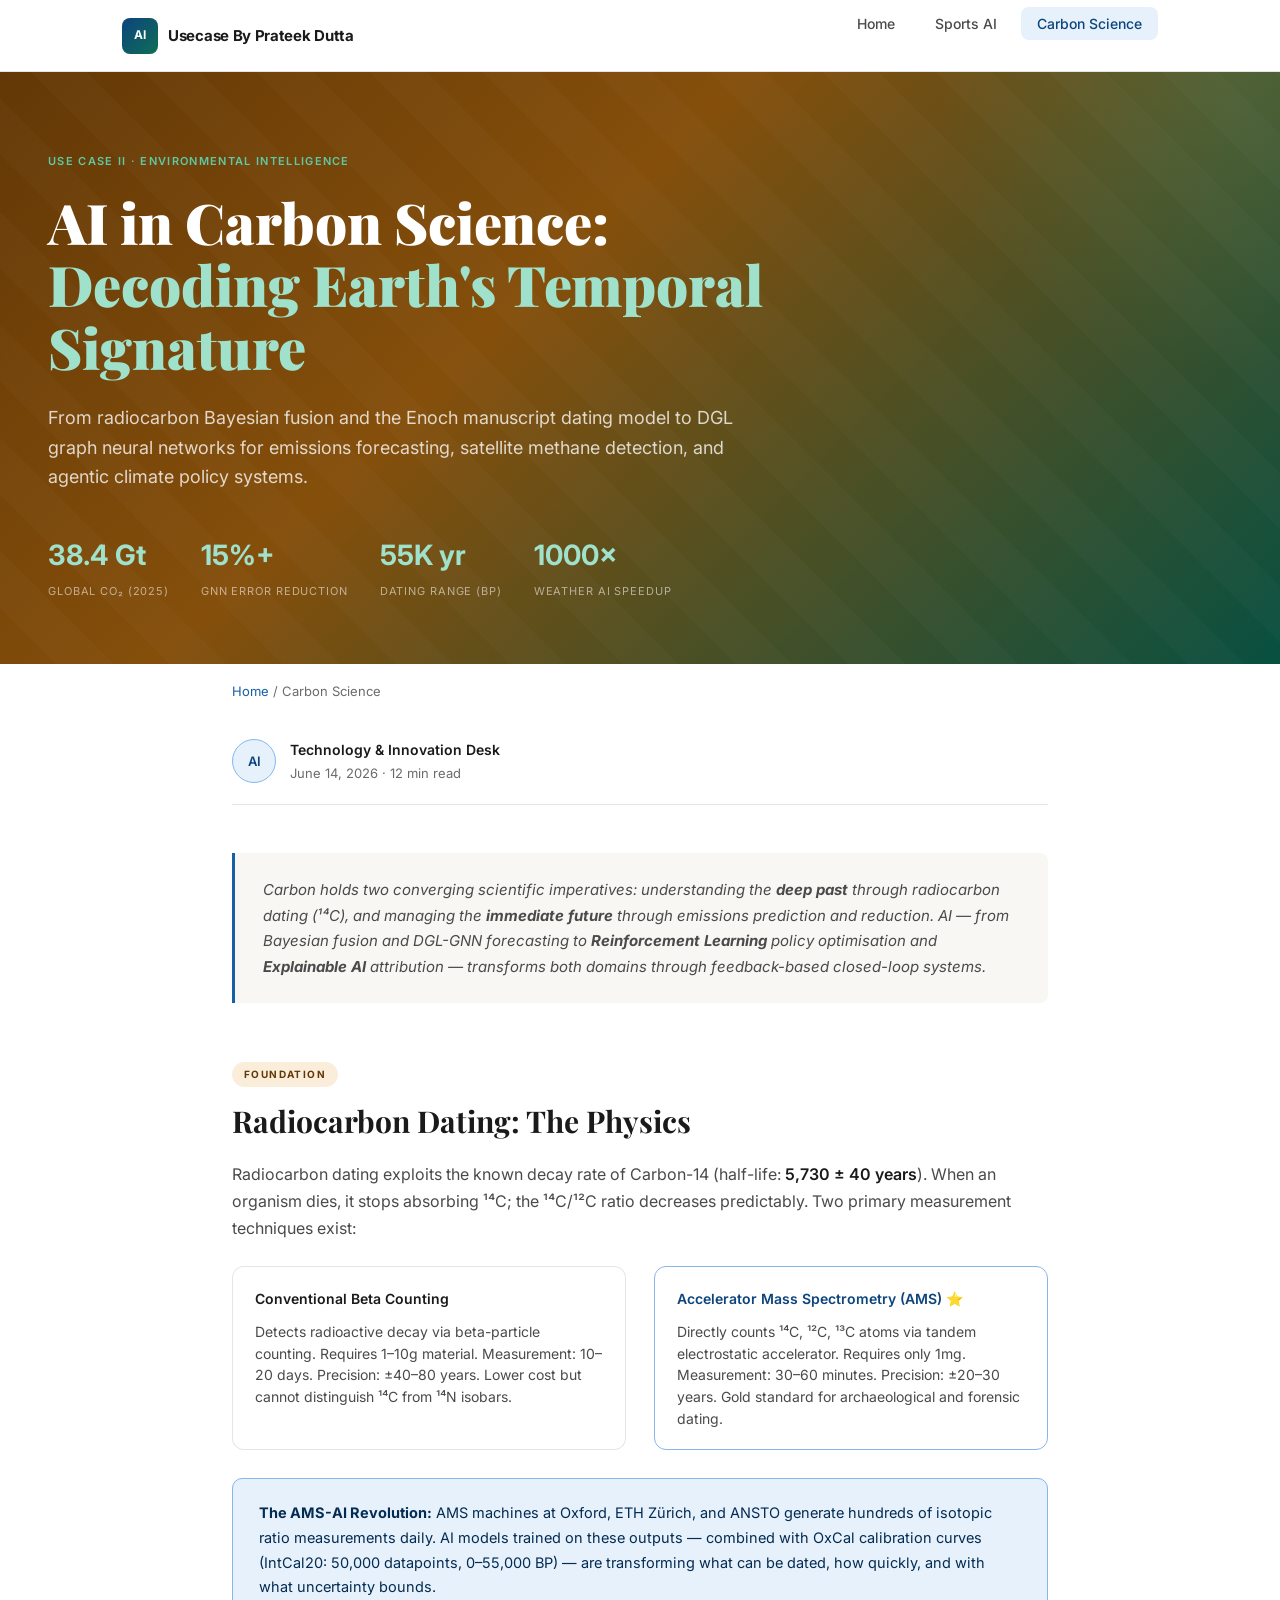
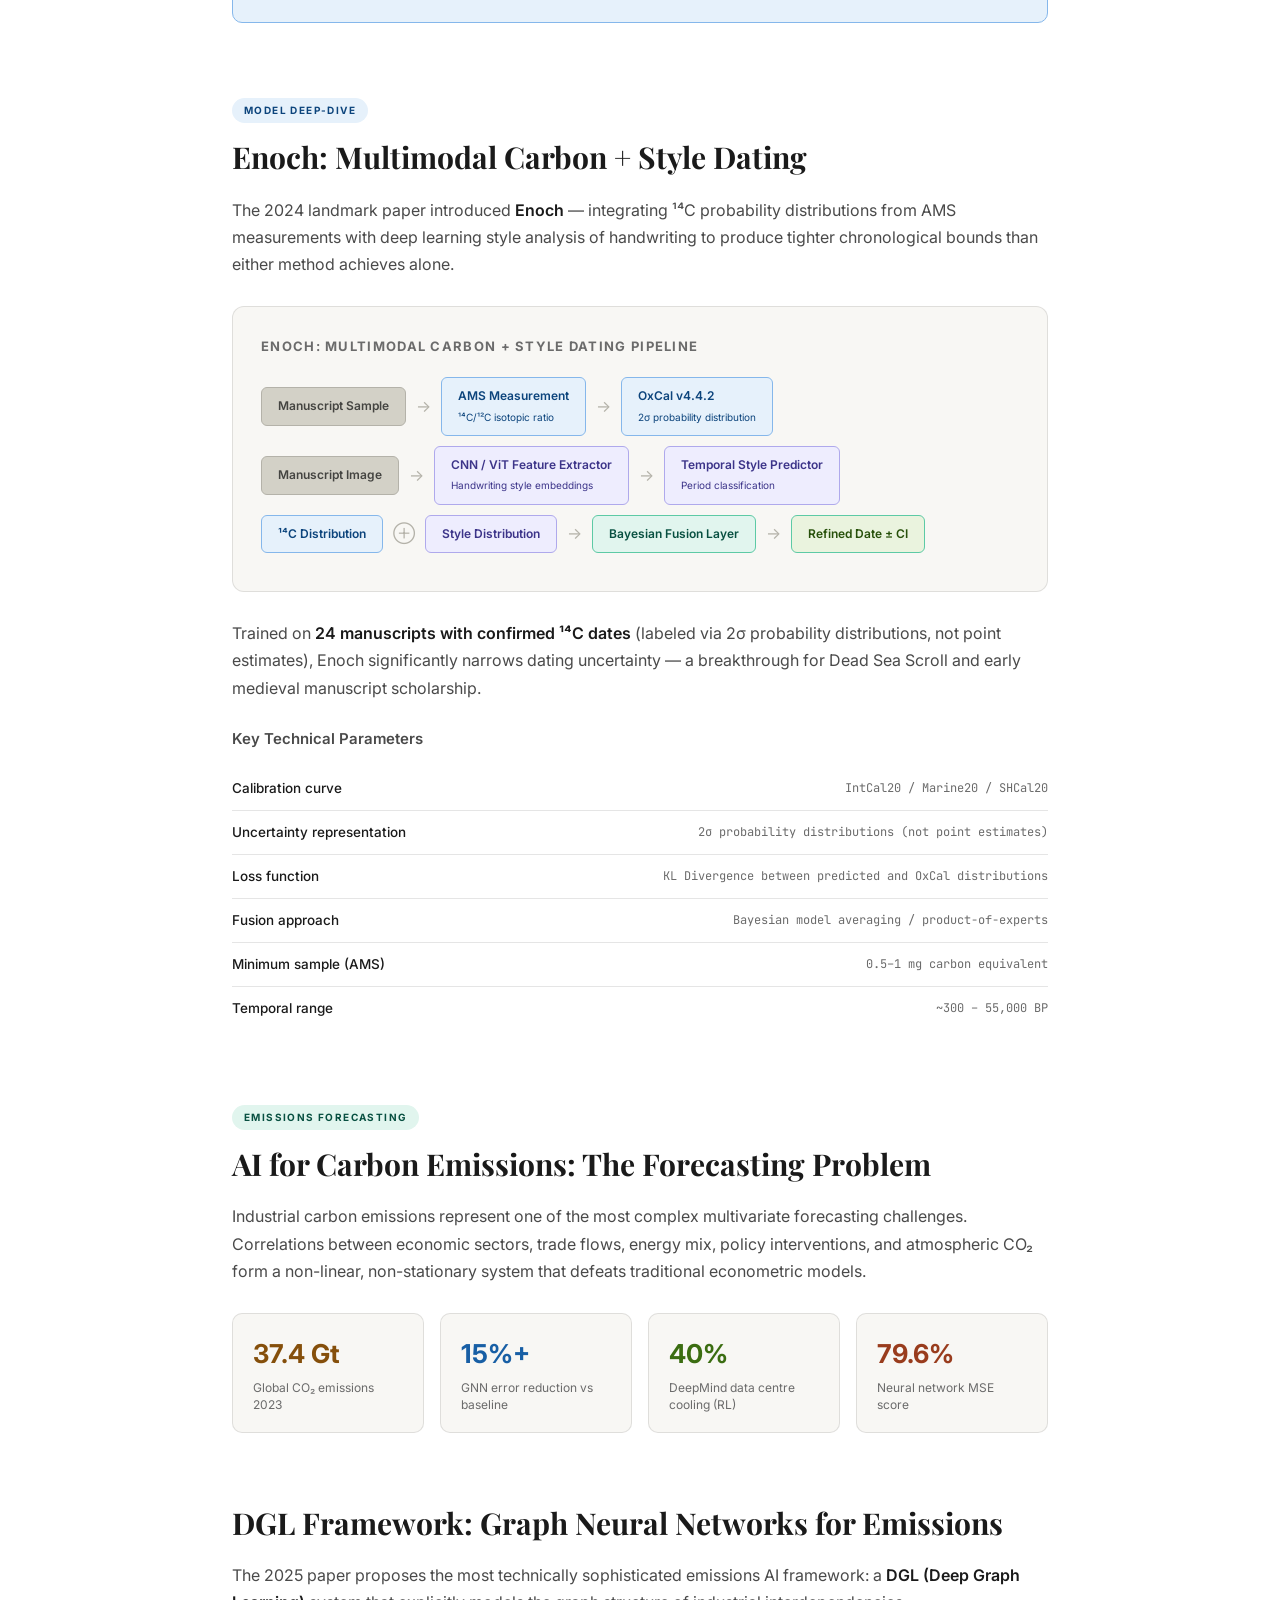
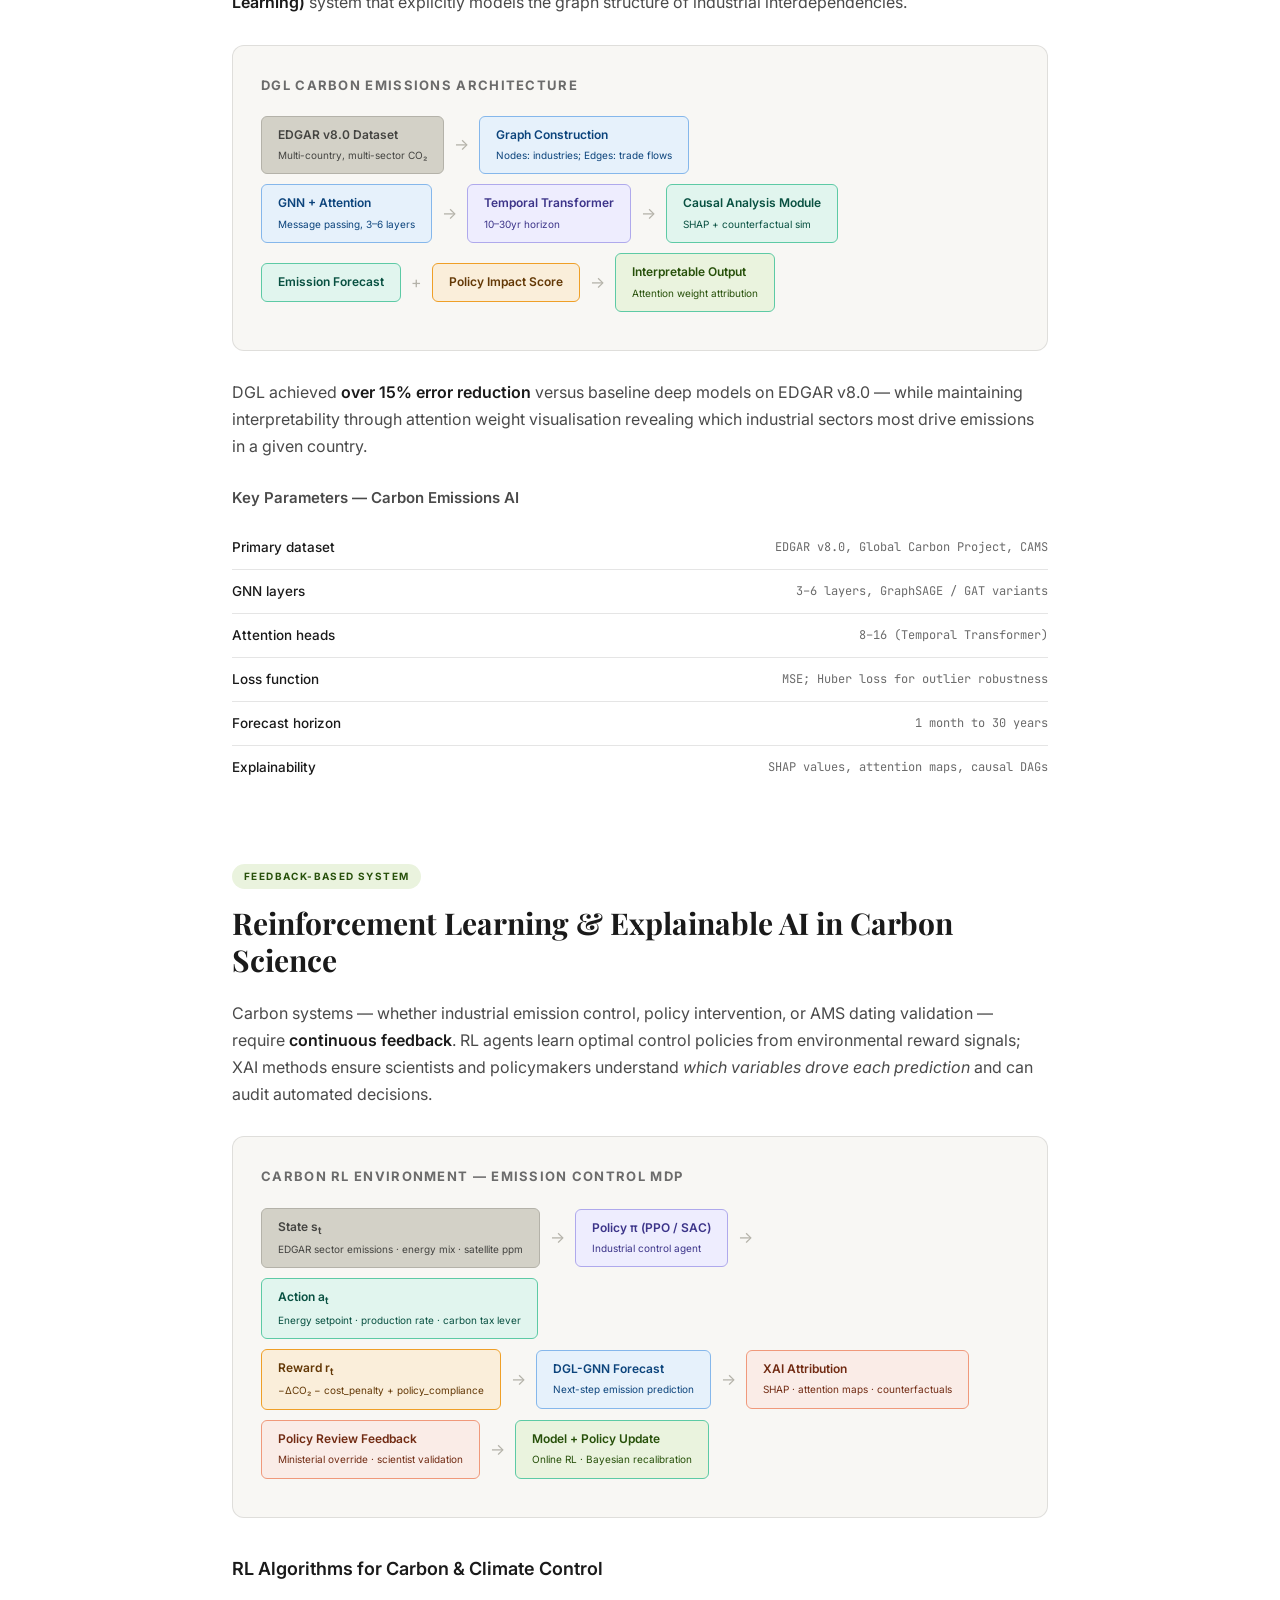
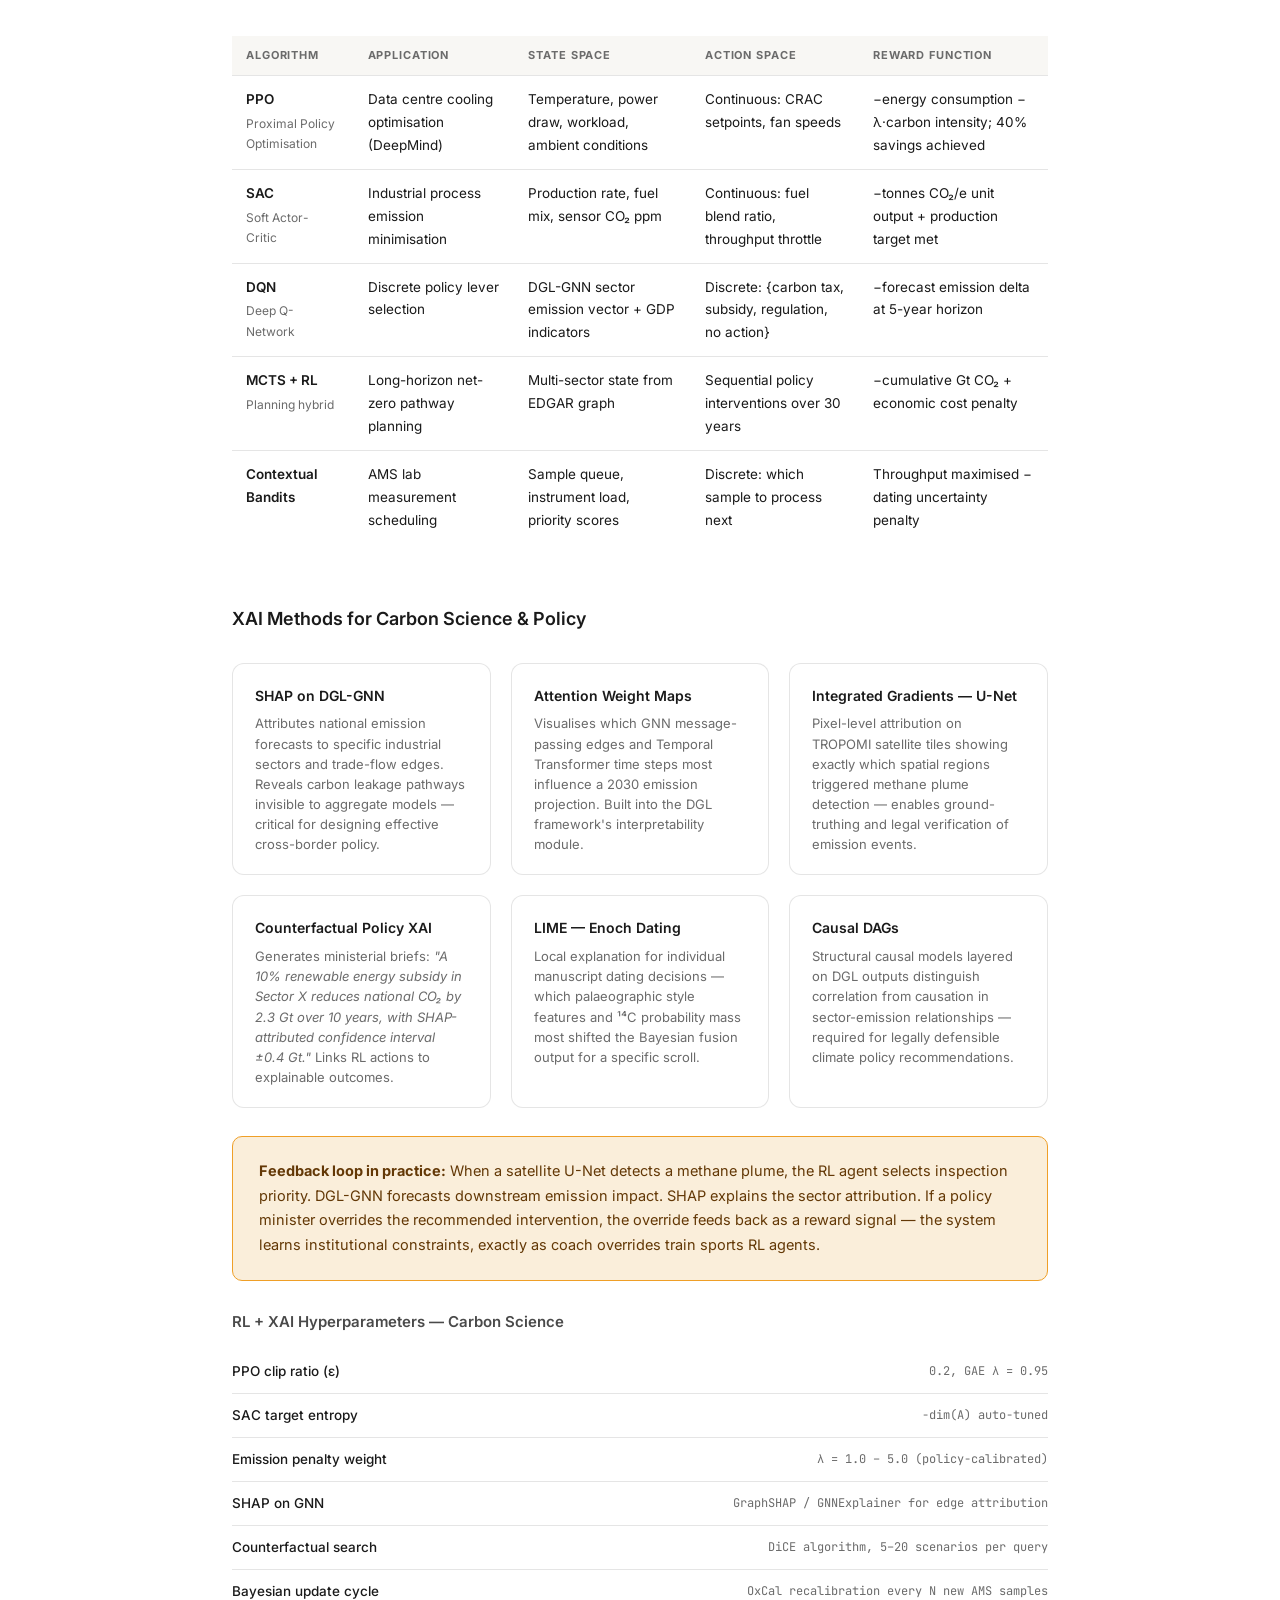
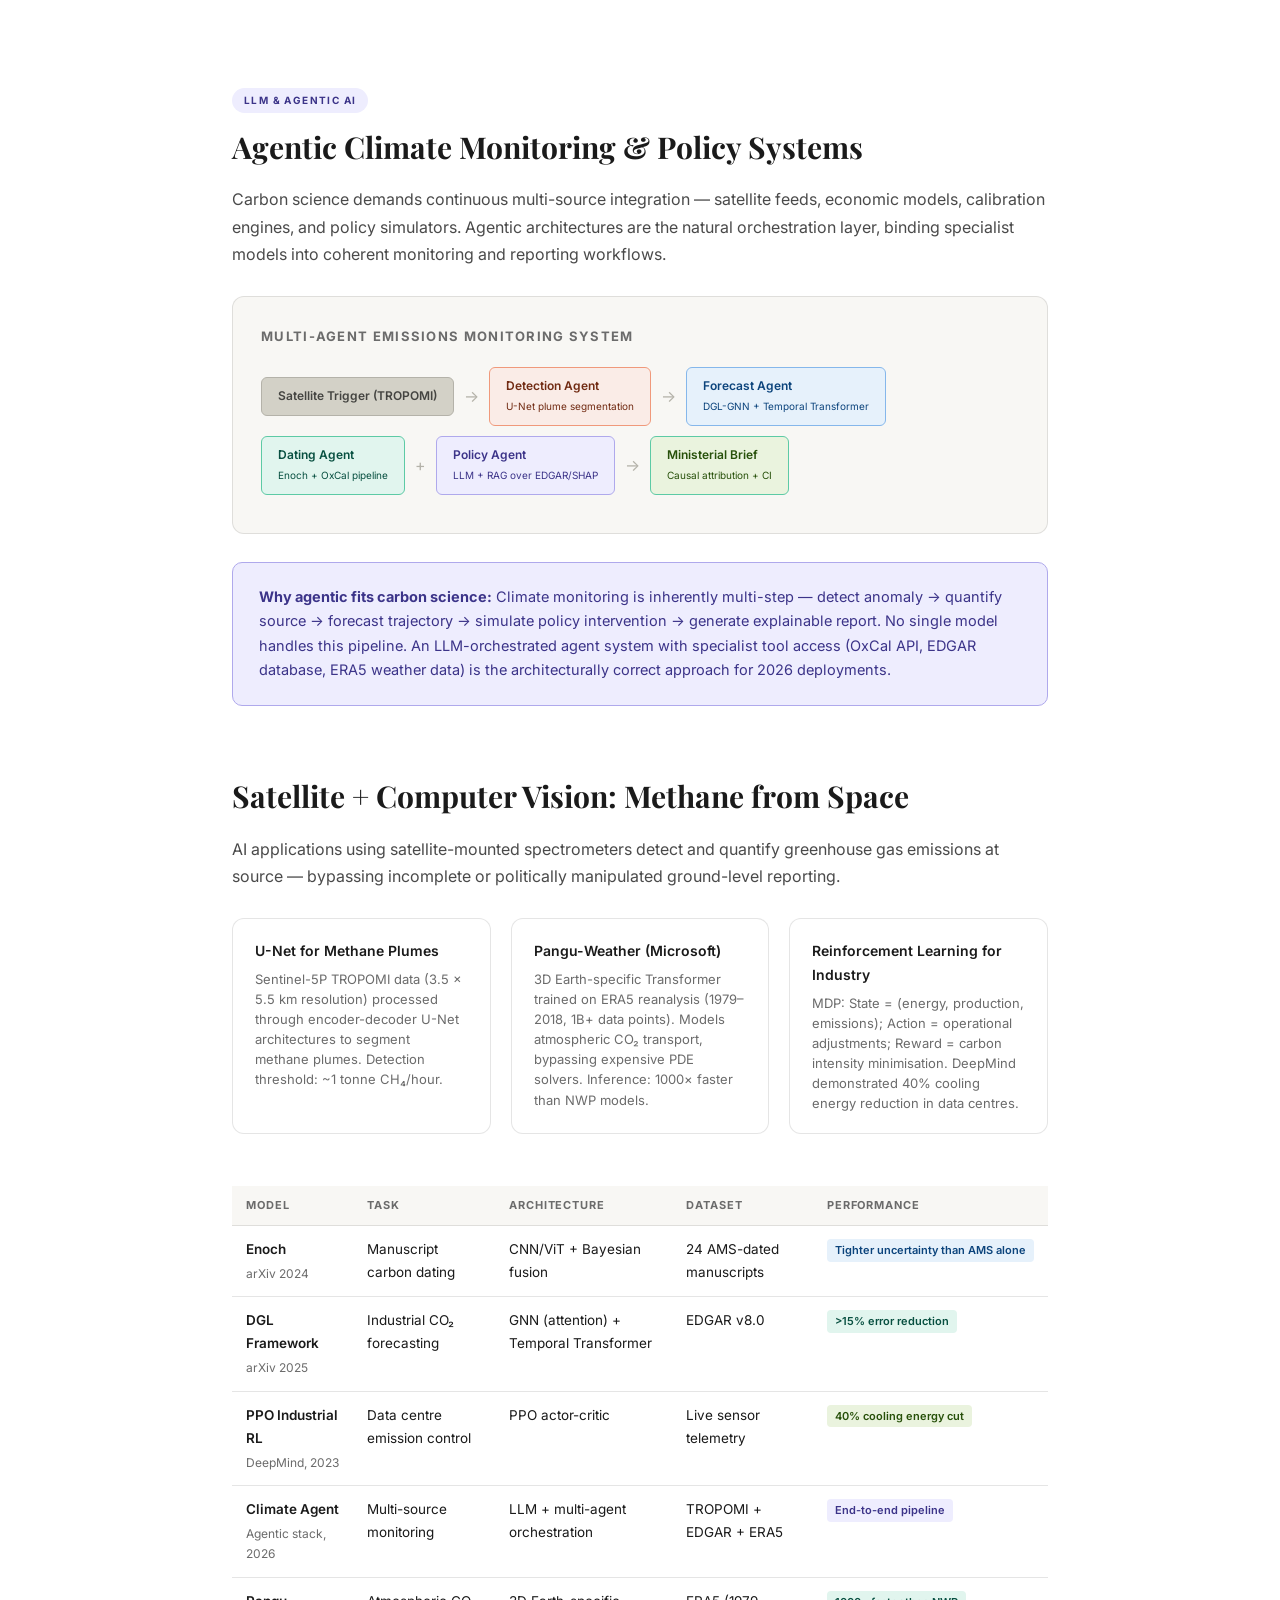
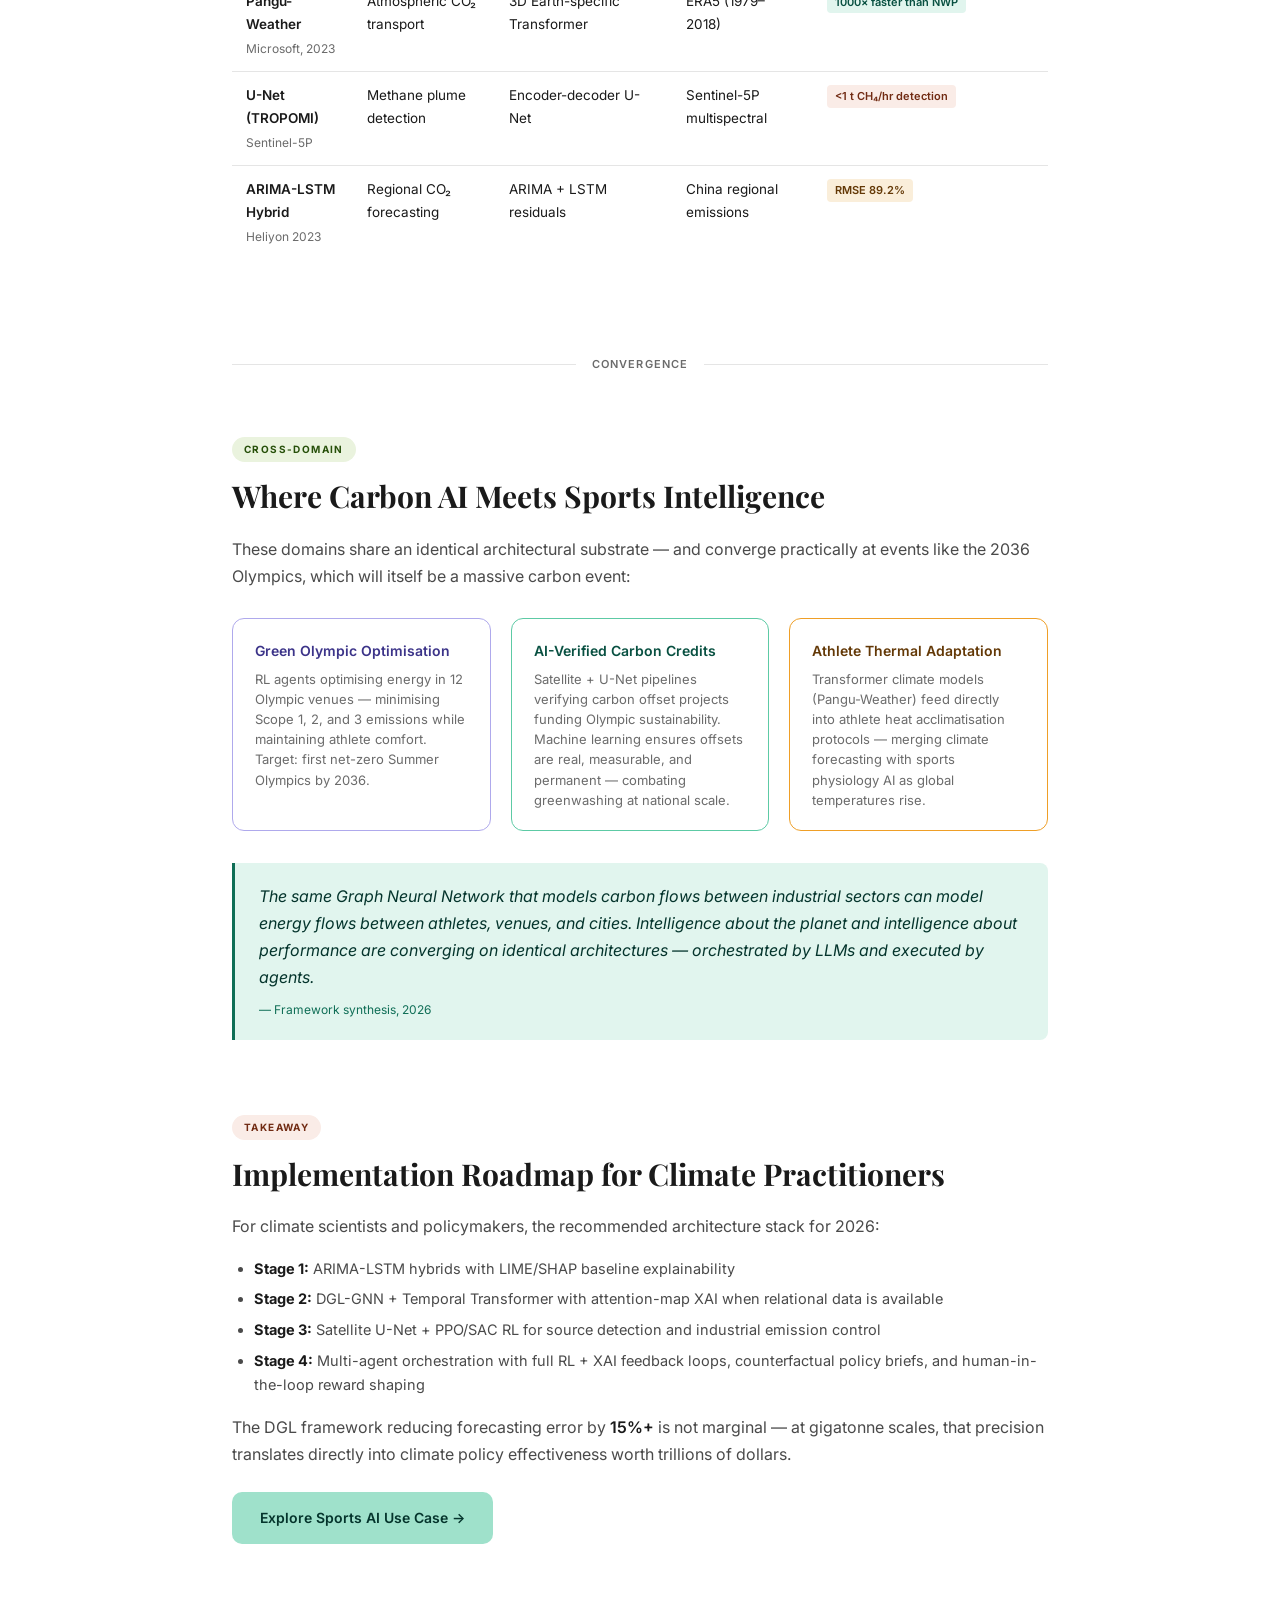
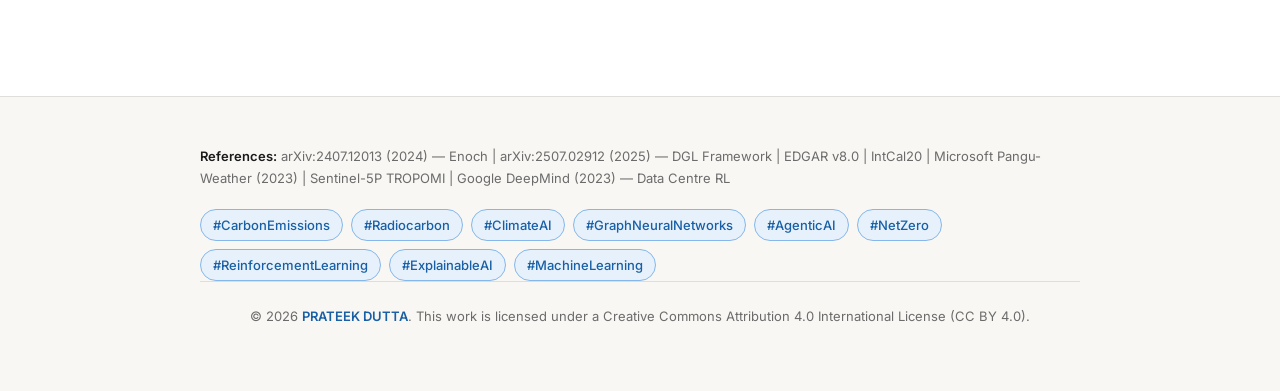
<file: carbon.html>
<!DOCTYPE html>
<html lang="en">
<head>
  <meta charset="UTF-8">
  <meta name="viewport" content="width=device-width, initial-scale=1.0, viewport-fit=cover">
  <meta http-equiv="X-UA-Compatible" content="IE=edge">
  <meta name="description" content="AI in Carbon Dating & Emissions — Enoch model, DGL-GNN framework, satellite methane detection, and agentic climate monitoring.">
  <title>Carbon Science — Usecase</title>
  <link rel="icon" type="image/svg+xml" href="favicon.svg">
  <link rel="apple-touch-icon" href="favicon.svg">
  <link rel="stylesheet" href="css/styles.css">
</head>
<body>

<nav class="site-nav" aria-label="Main navigation">
  <div class="nav-inner">
    <a href="index.html" class="nav-brand">
      <span class="nav-brand-icon">AI</span>
      Usecase By Prateek Dutta
    </a>
    <button class="nav-toggle" aria-label="Toggle menu" aria-expanded="false">
      <svg width="24" height="24" viewBox="0 0 24 24" fill="none" stroke="currentColor" stroke-width="2">
        <line x1="3" y1="6" x2="21" y2="6"/><line x1="3" y1="12" x2="21" y2="12"/><line x1="3" y1="18" x2="21" y2="18"/>
      </svg>
    </button>
    <ul class="nav-links">
      <li><a href="index.html">Home</a></li>
      <li><a href="sports.html">Sports AI</a></li>
      <li><a href="carbon.html">Carbon Science</a></li>
    </ul>
  </div>
</nav>

<header class="hero hero--carbon">
  <div class="hero-eyebrow">Use Case II · Environmental Intelligence</div>
  <h1>AI in Carbon Science:<br><span>Decoding Earth's Temporal Signature</span></h1>
  <p class="hero-sub">From radiocarbon Bayesian fusion and the Enoch manuscript dating model to DGL graph neural networks for emissions forecasting, satellite methane detection, and agentic climate policy systems.</p>
  <div class="hero-meta">
    <div class="hero-stat"><div class="num">38.4 Gt</div><div class="lbl">Global CO₂ (2025)</div></div>
    <div class="hero-stat"><div class="num">15%+</div><div class="lbl">GNN error reduction</div></div>
    <div class="hero-stat"><div class="num">55K yr</div><div class="lbl">Dating range (BP)</div></div>
    <div class="hero-stat"><div class="num">1000×</div><div class="lbl">Weather AI speedup</div></div>
  </div>
</header>

<nav class="breadcrumb" aria-label="Breadcrumb">
  <a href="index.html">Home</a> / Carbon Science
</nav>

<main class="content">

  <div class="byline fade-in">
    <div class="avatar">AI</div>
    <div class="byline-text">
      <div class="name">Technology &amp; Innovation Desk</div>
      <div class="date">June 14, 2026 · 12 min read</div>
    </div>
  </div>

  <div class="abstract fade-in">
    Carbon holds two converging scientific imperatives: understanding the <strong>deep past</strong> through radiocarbon dating (¹⁴C), and managing the <strong>immediate future</strong> through emissions prediction and reduction. AI — from Bayesian fusion and DGL-GNN forecasting to <strong>Reinforcement Learning</strong> policy optimisation and <strong>Explainable AI</strong> attribution — transforms both domains through feedback-based closed-loop systems.
  </div>

  <!-- RADIOCARBON PHYSICS -->
  <section class="section fade-in">
    <div class="section-tag tag-amber">Foundation</div>
    <h2>Radiocarbon Dating: The Physics</h2>
    <p>Radiocarbon dating exploits the known decay rate of Carbon-14 (half-life: <strong>5,730 ± 40 years</strong>). When an organism dies, it stops absorbing ¹⁴C; the ¹⁴C/¹²C ratio decreases predictably. Two primary measurement techniques exist:</p>

    <div class="two-col">
      <div class="card">
        <div class="card-title">Conventional Beta Counting</div>
        <div class="card-body" style="font-size:14px; margin-top:10px; color: var(--text-secondary);">Detects radioactive decay via beta-particle counting. Requires 1–10g material. Measurement: 10–20 days. Precision: ±40–80 years. Lower cost but cannot distinguish ¹⁴C from ¹⁴N isobars.</div>
      </div>
      <div class="card" style="border-color: var(--blue-200);">
        <div class="card-title" style="color: var(--blue-800);">Accelerator Mass Spectrometry (AMS) ⭐</div>
        <div class="card-body" style="font-size:14px; margin-top:10px; color: var(--text-secondary);">Directly counts ¹⁴C, ¹²C, ¹³C atoms via tandem electrostatic accelerator. Requires only 1mg. Measurement: 30–60 minutes. Precision: ±20–30 years. Gold standard for archaeological and forensic dating.</div>
      </div>
    </div>

    <div class="callout callout-blue">
      <strong>The AMS-AI Revolution:</strong> AMS machines at Oxford, ETH Zürich, and ANSTO generate hundreds of isotopic ratio measurements daily. AI models trained on these outputs — combined with OxCal calibration curves (IntCal20: 50,000 datapoints, 0–55,000 BP) — are transforming what can be dated, how quickly, and with what uncertainty bounds.
    </div>
  </section>

  <!-- ENOCH MODEL -->
  <section class="section fade-in">
    <div class="section-tag tag-blue">Model Deep-Dive</div>
    <h2>Enoch: Multimodal Carbon + Style Dating</h2>
    <p>The 2024 landmark paper introduced <strong>Enoch</strong> — integrating ¹⁴C probability distributions from AMS measurements with deep learning style analysis of handwriting to produce tighter chronological bounds than either method achieves alone.</p>

    <div class="arch-block">
      <div class="arch-title">Enoch: Multimodal Carbon + Style Dating Pipeline</div>
      <div class="arch-row">
        <div class="arch-node node-gray">Manuscript Sample</div>
        <div class="arch-arrow">→</div>
        <div class="arch-node node-blue">AMS Measurement<br><span style="font-size:10px;font-weight:400">¹⁴C/¹²C isotopic ratio</span></div>
        <div class="arch-arrow">→</div>
        <div class="arch-node node-blue">OxCal v4.4.2<br><span style="font-size:10px;font-weight:400">2σ probability distribution</span></div>
      </div>
      <div class="arch-row">
        <div class="arch-node node-gray">Manuscript Image</div>
        <div class="arch-arrow">→</div>
        <div class="arch-node node-purple">CNN / ViT Feature Extractor<br><span style="font-size:10px;font-weight:400">Handwriting style embeddings</span></div>
        <div class="arch-arrow">→</div>
        <div class="arch-node node-purple">Temporal Style Predictor<br><span style="font-size:10px;font-weight:400">Period classification</span></div>
      </div>
      <div class="arch-row">
        <div class="arch-node node-blue">¹⁴C Distribution</div>
        <div class="arch-arrow">⊕</div>
        <div class="arch-node node-purple">Style Distribution</div>
        <div class="arch-arrow">→</div>
        <div class="arch-node node-teal">Bayesian Fusion Layer</div>
        <div class="arch-arrow">→</div>
        <div class="arch-node node-green">Refined Date ± CI</div>
      </div>
    </div>

    <p>Trained on <strong>24 manuscripts with confirmed ¹⁴C dates</strong> (labeled via 2σ probability distributions, not point estimates), Enoch significantly narrows dating uncertainty — a breakthrough for Dead Sea Scroll and early medieval manuscript scholarship.</p>

    <h4>Key Technical Parameters</h4>
    <div class="param-list">
      <div class="param-item"><span class="param-name">Calibration curve</span><span class="param-val">IntCal20 / Marine20 / SHCal20</span></div>
      <div class="param-item"><span class="param-name">Uncertainty representation</span><span class="param-val">2σ probability distributions (not point estimates)</span></div>
      <div class="param-item"><span class="param-name">Loss function</span><span class="param-val">KL Divergence between predicted and OxCal distributions</span></div>
      <div class="param-item"><span class="param-name">Fusion approach</span><span class="param-val">Bayesian model averaging / product-of-experts</span></div>
      <div class="param-item"><span class="param-name">Minimum sample (AMS)</span><span class="param-val">0.5–1 mg carbon equivalent</span></div>
      <div class="param-item"><span class="param-name">Temporal range</span><span class="param-val">~300 – 55,000 BP</span></div>
    </div>
  </section>

  <!-- EMISSIONS -->
  <section class="section fade-in">
    <div class="section-tag tag-teal">Emissions Forecasting</div>
    <h2>AI for Carbon Emissions: The Forecasting Problem</h2>
    <p>Industrial carbon emissions represent one of the most complex multivariate forecasting challenges. Correlations between economic sectors, trade flows, energy mix, policy interventions, and atmospheric CO₂ form a non-linear, non-stationary system that defeats traditional econometric models.</p>

    <div class="metric-row">
      <div class="metric-card"><div class="metric-val" style="color:#854F0B">37.4 Gt</div><div class="metric-lbl">Global CO₂ emissions 2023</div></div>
      <div class="metric-card"><div class="metric-val" style="color:#185FA5">15%+</div><div class="metric-lbl">GNN error reduction vs baseline</div></div>
      <div class="metric-card"><div class="metric-val" style="color:#3B6D11">40%</div><div class="metric-lbl">DeepMind data centre cooling (RL)</div></div>
      <div class="metric-card"><div class="metric-val" style="color:#993C1D">79.6%</div><div class="metric-lbl">Neural network MSE score</div></div>
    </div>
  </section>

  <!-- DGL FRAMEWORK -->
  <section class="section fade-in">
    <h2>DGL Framework: Graph Neural Networks for Emissions</h2>
    <p>The 2025 paper proposes the most technically sophisticated emissions AI framework: a <strong>DGL (Deep Graph Learning)</strong> system that explicitly models the graph structure of industrial interdependencies.</p>

    <div class="arch-block">
      <div class="arch-title">DGL Carbon Emissions Architecture</div>
      <div class="arch-row">
        <div class="arch-node node-gray">EDGAR v8.0 Dataset<br><span style="font-size:10px;font-weight:400">Multi-country, multi-sector CO₂</span></div>
        <div class="arch-arrow">→</div>
        <div class="arch-node node-blue">Graph Construction<br><span style="font-size:10px;font-weight:400">Nodes: industries; Edges: trade flows</span></div>
      </div>
      <div class="arch-row">
        <div class="arch-node node-blue">GNN + Attention<br><span style="font-size:10px;font-weight:400">Message passing, 3–6 layers</span></div>
        <div class="arch-arrow">→</div>
        <div class="arch-node node-purple">Temporal Transformer<br><span style="font-size:10px;font-weight:400">10–30yr horizon</span></div>
        <div class="arch-arrow">→</div>
        <div class="arch-node node-teal">Causal Analysis Module<br><span style="font-size:10px;font-weight:400">SHAP + counterfactual sim</span></div>
      </div>
      <div class="arch-row">
        <div class="arch-node node-teal">Emission Forecast</div>
        <div class="arch-arrow">+</div>
        <div class="arch-node node-amber">Policy Impact Score</div>
        <div class="arch-arrow">→</div>
        <div class="arch-node node-green">Interpretable Output<br><span style="font-size:10px;font-weight:400">Attention weight attribution</span></div>
      </div>
    </div>

    <p>DGL achieved <strong>over 15% error reduction</strong> versus baseline deep models on EDGAR v8.0 — while maintaining interpretability through attention weight visualisation revealing which industrial sectors most drive emissions in a given country.</p>

    <h4>Key Parameters — Carbon Emissions AI</h4>
    <div class="param-list">
      <div class="param-item"><span class="param-name">Primary dataset</span><span class="param-val">EDGAR v8.0, Global Carbon Project, CAMS</span></div>
      <div class="param-item"><span class="param-name">GNN layers</span><span class="param-val">3–6 layers, GraphSAGE / GAT variants</span></div>
      <div class="param-item"><span class="param-name">Attention heads</span><span class="param-val">8–16 (Temporal Transformer)</span></div>
      <div class="param-item"><span class="param-name">Loss function</span><span class="param-val">MSE; Huber loss for outlier robustness</span></div>
      <div class="param-item"><span class="param-name">Forecast horizon</span><span class="param-val">1 month to 30 years</span></div>
      <div class="param-item"><span class="param-name">Explainability</span><span class="param-val">SHAP values, attention maps, causal DAGs</span></div>
    </div>
  </section>

  <!-- RL + XAI IN CARBON -->
  <section class="section fade-in">
    <div class="section-tag tag-green">Feedback-Based System</div>
    <h2>Reinforcement Learning &amp; Explainable AI in Carbon Science</h2>
    <p>Carbon systems — whether industrial emission control, policy intervention, or AMS dating validation — require <strong>continuous feedback</strong>. RL agents learn optimal control policies from environmental reward signals; XAI methods ensure scientists and policymakers understand <em>which variables drove each prediction</em> and can audit automated decisions.</p>

    <div class="arch-block">
      <div class="arch-title">Carbon RL Environment — Emission Control MDP</div>
      <div class="arch-row">
        <div class="arch-node node-gray">State s<sub>t</sub><br><span style="font-size:10px;font-weight:400">EDGAR sector emissions · energy mix · satellite ppm</span></div>
        <div class="arch-arrow">→</div>
        <div class="arch-node node-purple">Policy π (PPO / SAC)<br><span style="font-size:10px;font-weight:400">Industrial control agent</span></div>
        <div class="arch-arrow">→</div>
        <div class="arch-node node-teal">Action a<sub>t</sub><br><span style="font-size:10px;font-weight:400">Energy setpoint · production rate · carbon tax lever</span></div>
      </div>
      <div class="arch-row">
        <div class="arch-node node-amber">Reward r<sub>t</sub><br><span style="font-size:10px;font-weight:400">−ΔCO₂ − cost_penalty + policy_compliance</span></div>
        <div class="arch-arrow">→</div>
        <div class="arch-node node-blue">DGL-GNN Forecast<br><span style="font-size:10px;font-weight:400">Next-step emission prediction</span></div>
        <div class="arch-arrow">→</div>
        <div class="arch-node node-coral">XAI Attribution<br><span style="font-size:10px;font-weight:400">SHAP · attention maps · counterfactuals</span></div>
      </div>
      <div class="arch-row">
        <div class="arch-node node-coral">Policy Review Feedback<br><span style="font-size:10px;font-weight:400">Ministerial override · scientist validation</span></div>
        <div class="arch-arrow">→</div>
        <div class="arch-node node-green">Model + Policy Update<br><span style="font-size:10px;font-weight:400">Online RL · Bayesian recalibration</span></div>
      </div>
    </div>

    <h3>RL Algorithms for Carbon &amp; Climate Control</h3>
    <div class="model-table-wrap">
      <table class="model-table">
        <thead>
          <tr>
            <th>Algorithm</th>
            <th>Application</th>
            <th>State Space</th>
            <th>Action Space</th>
            <th>Reward Function</th>
          </tr>
        </thead>
        <tbody>
          <tr>
            <td><span class="model-name">PPO</span><div class="model-arch">Proximal Policy Optimisation</div></td>
            <td>Data centre cooling optimisation (DeepMind)</td>
            <td>Temperature, power draw, workload, ambient conditions</td>
            <td>Continuous: CRAC setpoints, fan speeds</td>
            <td>−energy consumption − λ·carbon intensity; 40% savings achieved</td>
          </tr>
          <tr>
            <td><span class="model-name">SAC</span><div class="model-arch">Soft Actor-Critic</div></td>
            <td>Industrial process emission minimisation</td>
            <td>Production rate, fuel mix, sensor CO₂ ppm</td>
            <td>Continuous: fuel blend ratio, throughput throttle</td>
            <td>−tonnes CO₂/e unit output + production target met</td>
          </tr>
          <tr>
            <td><span class="model-name">DQN</span><div class="model-arch">Deep Q-Network</div></td>
            <td>Discrete policy lever selection</td>
            <td>DGL-GNN sector emission vector + GDP indicators</td>
            <td>Discrete: {carbon tax, subsidy, regulation, no action}</td>
            <td>−forecast emission delta at 5-year horizon</td>
          </tr>
          <tr>
            <td><span class="model-name">MCTS + RL</span><div class="model-arch">Planning hybrid</div></td>
            <td>Long-horizon net-zero pathway planning</td>
            <td>Multi-sector state from EDGAR graph</td>
            <td>Sequential policy interventions over 30 years</td>
            <td>−cumulative Gt CO₂ + economic cost penalty</td>
          </tr>
          <tr>
            <td><span class="model-name">Contextual Bandits</span></td>
            <td>AMS lab measurement scheduling</td>
            <td>Sample queue, instrument load, priority scores</td>
            <td>Discrete: which sample to process next</td>
            <td>Throughput maximised − dating uncertainty penalty</td>
          </tr>
        </tbody>
      </table>
    </div>

    <h3>XAI Methods for Carbon Science &amp; Policy</h3>
    <div class="card-grid">
      <div class="card">
        <div class="card-title">SHAP on DGL-GNN</div>
        <div class="card-body">Attributes national emission forecasts to specific industrial sectors and trade-flow edges. Reveals carbon leakage pathways invisible to aggregate models — critical for designing effective cross-border policy.</div>
      </div>
      <div class="card">
        <div class="card-title">Attention Weight Maps</div>
        <div class="card-body">Visualises which GNN message-passing edges and Temporal Transformer time steps most influence a 2030 emission projection. Built into the DGL framework's interpretability module.</div>
      </div>
      <div class="card">
        <div class="card-title">Integrated Gradients — U-Net</div>
        <div class="card-body">Pixel-level attribution on TROPOMI satellite tiles showing exactly which spatial regions triggered methane plume detection — enables ground-truthing and legal verification of emission events.</div>
      </div>
      <div class="card">
        <div class="card-title">Counterfactual Policy XAI</div>
        <div class="card-body">Generates ministerial briefs: <em>"A 10% renewable energy subsidy in Sector X reduces national CO₂ by 2.3 Gt over 10 years, with SHAP-attributed confidence interval ±0.4 Gt."</em> Links RL actions to explainable outcomes.</div>
      </div>
      <div class="card">
        <div class="card-title">LIME — Enoch Dating</div>
        <div class="card-body">Local explanation for individual manuscript dating decisions — which palaeographic style features and ¹⁴C probability mass most shifted the Bayesian fusion output for a specific scroll.</div>
      </div>
      <div class="card">
        <div class="card-title">Causal DAGs</div>
        <div class="card-body">Structural causal models layered on DGL outputs distinguish correlation from causation in sector-emission relationships — required for legally defensible climate policy recommendations.</div>
      </div>
    </div>

    <div class="callout callout-amber">
      <strong>Feedback loop in practice:</strong> When a satellite U-Net detects a methane plume, the RL agent selects inspection priority. DGL-GNN forecasts downstream emission impact. SHAP explains the sector attribution. If a policy minister overrides the recommended intervention, the override feeds back as a reward signal — the system learns institutional constraints, exactly as coach overrides train sports RL agents.
    </div>

    <h4>RL + XAI Hyperparameters — Carbon Science</h4>
    <div class="param-list">
      <div class="param-item"><span class="param-name">PPO clip ratio (ε)</span><span class="param-val">0.2, GAE λ = 0.95</span></div>
      <div class="param-item"><span class="param-name">SAC target entropy</span><span class="param-val">−dim(A) auto-tuned</span></div>
      <div class="param-item"><span class="param-name">Emission penalty weight</span><span class="param-val">λ = 1.0 – 5.0 (policy-calibrated)</span></div>
      <div class="param-item"><span class="param-name">SHAP on GNN</span><span class="param-val">GraphSHAP / GNNExplainer for edge attribution</span></div>
      <div class="param-item"><span class="param-name">Counterfactual search</span><span class="param-val">DiCE algorithm, 5–20 scenarios per query</span></div>
      <div class="param-item"><span class="param-name">Bayesian update cycle</span><span class="param-val">OxCal recalibration every N new AMS samples</span></div>
    </div>
  </section>

  <!-- LLM & AGENTIC IN CARBON -->
  <section class="section fade-in">
    <div class="section-tag tag-purple">LLM &amp; Agentic AI</div>
    <h2>Agentic Climate Monitoring &amp; Policy Systems</h2>
    <p>Carbon science demands continuous multi-source integration — satellite feeds, economic models, calibration engines, and policy simulators. Agentic architectures are the natural orchestration layer, binding specialist models into coherent monitoring and reporting workflows.</p>

    <div class="arch-block">
      <div class="arch-title">Multi-Agent Emissions Monitoring System</div>
      <div class="arch-row">
        <div class="arch-node node-gray">Satellite Trigger (TROPOMI)</div>
        <div class="arch-arrow">→</div>
        <div class="arch-node node-coral">Detection Agent<br><span style="font-size:10px;font-weight:400">U-Net plume segmentation</span></div>
        <div class="arch-arrow">→</div>
        <div class="arch-node node-blue">Forecast Agent<br><span style="font-size:10px;font-weight:400">DGL-GNN + Temporal Transformer</span></div>
      </div>
      <div class="arch-row">
        <div class="arch-node node-teal">Dating Agent<br><span style="font-size:10px;font-weight:400">Enoch + OxCal pipeline</span></div>
        <div class="arch-arrow">+</div>
        <div class="arch-node node-purple">Policy Agent<br><span style="font-size:10px;font-weight:400">LLM + RAG over EDGAR/SHAP</span></div>
        <div class="arch-arrow">→</div>
        <div class="arch-node node-green">Ministerial Brief<br><span style="font-size:10px;font-weight:400">Causal attribution + CI</span></div>
      </div>
    </div>

    <div class="callout callout-purple">
      <strong>Why agentic fits carbon science:</strong> Climate monitoring is inherently multi-step — detect anomaly → quantify source → forecast trajectory → simulate policy intervention → generate explainable report. No single model handles this pipeline. An LLM-orchestrated agent system with specialist tool access (OxCal API, EDGAR database, ERA5 weather data) is the architecturally correct approach for 2026 deployments.
    </div>
  </section>

  <!-- SATELLITE -->
  <section class="section fade-in">
    <h2>Satellite + Computer Vision: Methane from Space</h2>
    <p>AI applications using satellite-mounted spectrometers detect and quantify greenhouse gas emissions at source — bypassing incomplete or politically manipulated ground-level reporting.</p>

    <div class="card-grid">
      <div class="card">
        <div class="card-title">U-Net for Methane Plumes</div>
        <div class="card-body">Sentinel-5P TROPOMI data (3.5 × 5.5 km resolution) processed through encoder-decoder U-Net architectures to segment methane plumes. Detection threshold: ~1 tonne CH₄/hour.</div>
      </div>
      <div class="card">
        <div class="card-title">Pangu-Weather (Microsoft)</div>
        <div class="card-body">3D Earth-specific Transformer trained on ERA5 reanalysis (1979–2018, 1B+ data points). Models atmospheric CO₂ transport, bypassing expensive PDE solvers. Inference: 1000× faster than NWP models.</div>
      </div>
      <div class="card">
        <div class="card-title">Reinforcement Learning for Industry</div>
        <div class="card-body">MDP: State = (energy, production, emissions); Action = operational adjustments; Reward = carbon intensity minimisation. DeepMind demonstrated 40% cooling energy reduction in data centres.</div>
      </div>
    </div>

    <div class="model-table-wrap">
      <table class="model-table">
        <thead>
          <tr>
            <th>Model</th>
            <th>Task</th>
            <th>Architecture</th>
            <th>Dataset</th>
            <th>Performance</th>
          </tr>
        </thead>
        <tbody>
          <tr>
            <td><span class="model-name">Enoch</span><div class="model-arch">arXiv 2024</div></td>
            <td>Manuscript carbon dating</td>
            <td>CNN/ViT + Bayesian fusion</td>
            <td>24 AMS-dated manuscripts</td>
            <td><span class="badge badge-blue">Tighter uncertainty than AMS alone</span></td>
          </tr>
          <tr>
            <td><span class="model-name">DGL Framework</span><div class="model-arch">arXiv 2025</div></td>
            <td>Industrial CO₂ forecasting</td>
            <td>GNN (attention) + Temporal Transformer</td>
            <td>EDGAR v8.0</td>
            <td><span class="badge badge-teal">&gt;15% error reduction</span></td>
          </tr>
          <tr>
            <td><span class="model-name">PPO Industrial RL</span><div class="model-arch">DeepMind, 2023</div></td>
            <td>Data centre emission control</td>
            <td>PPO actor-critic</td>
            <td>Live sensor telemetry</td>
            <td><span class="badge badge-green">40% cooling energy cut</span></td>
          </tr>
          <tr>
            <td><span class="model-name">Climate Agent</span><div class="model-arch">Agentic stack, 2026</div></td>
            <td>Multi-source monitoring</td>
            <td>LLM + multi-agent orchestration</td>
            <td>TROPOMI + EDGAR + ERA5</td>
            <td><span class="badge badge-purple">End-to-end pipeline</span></td>
          </tr>
          <tr>
            <td><span class="model-name">Pangu-Weather</span><div class="model-arch">Microsoft, 2023</div></td>
            <td>Atmospheric CO₂ transport</td>
            <td>3D Earth-specific Transformer</td>
            <td>ERA5 (1979–2018)</td>
            <td><span class="badge badge-teal">1000× faster than NWP</span></td>
          </tr>
          <tr>
            <td><span class="model-name">U-Net (TROPOMI)</span><div class="model-arch">Sentinel-5P</div></td>
            <td>Methane plume detection</td>
            <td>Encoder-decoder U-Net</td>
            <td>Sentinel-5P multispectral</td>
            <td><span class="badge badge-coral">&lt;1 t CH₄/hr detection</span></td>
          </tr>
          <tr>
            <td><span class="model-name">ARIMA-LSTM Hybrid</span><div class="model-arch">Heliyon 2023</div></td>
            <td>Regional CO₂ forecasting</td>
            <td>ARIMA + LSTM residuals</td>
            <td>China regional emissions</td>
            <td><span class="badge badge-amber">RMSE 89.2%</span></td>
          </tr>
        </tbody>
      </table>
    </div>
  </section>

  <!-- CONVERGENCE -->
  <div class="divider"><span>Convergence</span></div>

  <section class="section fade-in">
    <div class="section-tag tag-green">Cross-Domain</div>
    <h2>Where Carbon AI Meets Sports Intelligence</h2>
    <p>These domains share an identical architectural substrate — and converge practically at events like the 2036 Olympics, which will itself be a massive carbon event:</p>

    <div class="card-grid">
      <div class="card" style="border-color: var(--purple-200);">
        <div class="card-title" style="color: var(--purple-800);">Green Olympic Optimisation</div>
        <div class="card-body">RL agents optimising energy in 12 Olympic venues — minimising Scope 1, 2, and 3 emissions while maintaining athlete comfort. Target: first net-zero Summer Olympics by 2036.</div>
      </div>
      <div class="card" style="border-color: var(--teal-200);">
        <div class="card-title" style="color: var(--teal-800);">AI-Verified Carbon Credits</div>
        <div class="card-body">Satellite + U-Net pipelines verifying carbon offset projects funding Olympic sustainability. Machine learning ensures offsets are real, measurable, and permanent — combating greenwashing at national scale.</div>
      </div>
      <div class="card" style="border-color: var(--amber-200);">
        <div class="card-title" style="color: var(--amber-800);">Athlete Thermal Adaptation</div>
        <div class="card-body">Transformer climate models (Pangu-Weather) feed directly into athlete heat acclimatisation protocols — merging climate forecasting with sports physiology AI as global temperatures rise.</div>
      </div>
    </div>

    <div class="quote">
      <p>The same Graph Neural Network that models carbon flows between industrial sectors can model energy flows between athletes, venues, and cities. Intelligence about the planet and intelligence about performance are converging on identical architectures — orchestrated by LLMs and executed by agents.</p>
      <cite>— Framework synthesis, 2026</cite>
    </div>
  </section>

  <!-- CONCLUSION -->
  <section class="section fade-in">
    <div class="section-tag tag-coral">Takeaway</div>
    <h2>Implementation Roadmap for Climate Practitioners</h2>
    <p>For climate scientists and policymakers, the recommended architecture stack for 2026:</p>
    <ul>
      <li><strong>Stage 1:</strong> ARIMA-LSTM hybrids with LIME/SHAP baseline explainability</li>
      <li><strong>Stage 2:</strong> DGL-GNN + Temporal Transformer with attention-map XAI when relational data is available</li>
      <li><strong>Stage 3:</strong> Satellite U-Net + PPO/SAC RL for source detection and industrial emission control</li>
      <li><strong>Stage 4:</strong> Multi-agent orchestration with full RL + XAI feedback loops, counterfactual policy briefs, and human-in-the-loop reward shaping</li>
    </ul>
    <p>The DGL framework reducing forecasting error by <strong>15%+</strong> is not marginal — at gigatonne scales, that precision translates directly into climate policy effectiveness worth trillions of dollars.</p>
    <p style="margin-top: 24px;"><a href="sports.html" class="btn btn-primary" style="display:inline-flex;">Explore Sports AI Use Case →</a></p>
  </section>

</main>

<footer class="footer-section">
  <div class="footer-inner">
    <p style="font-size: 13px; color: var(--text-muted); margin-bottom: 16px;">
      <strong style="color: var(--text-primary);">References:</strong> arXiv:2407.12013 (2024) — Enoch | arXiv:2507.02912 (2025) — DGL Framework | EDGAR v8.0 | IntCal20 | Microsoft Pangu-Weather (2023) | Sentinel-5P TROPOMI | Google DeepMind (2023) — Data Centre RL
    </p>
    <div class="tags-row">
      <span class="hashtag">#CarbonEmissions</span>
      <span class="hashtag">#Radiocarbon</span>
      <span class="hashtag">#ClimateAI</span>
      <span class="hashtag">#GraphNeuralNetworks</span>
      <span class="hashtag">#AgenticAI</span>
      <span class="hashtag">#NetZero</span>
      <span class="hashtag">#ReinforcementLearning</span>
      <span class="hashtag">#ExplainableAI</span>
      <span class="hashtag">#MachineLearning</span>
    </div>
  </div>
  <p class="footer-copyright">© 2026 <a href="https://prateekdutta2001.github.io/PrateekDutta.in/" target="_blank" rel="noopener noreferrer">PRATEEK DUTTA</a>. This work is licensed under a Creative Commons Attribution 4.0 International License (CC BY 4.0).</p>
</footer>

<script src="js/main.js"></script>
</body>
</html>
</file>
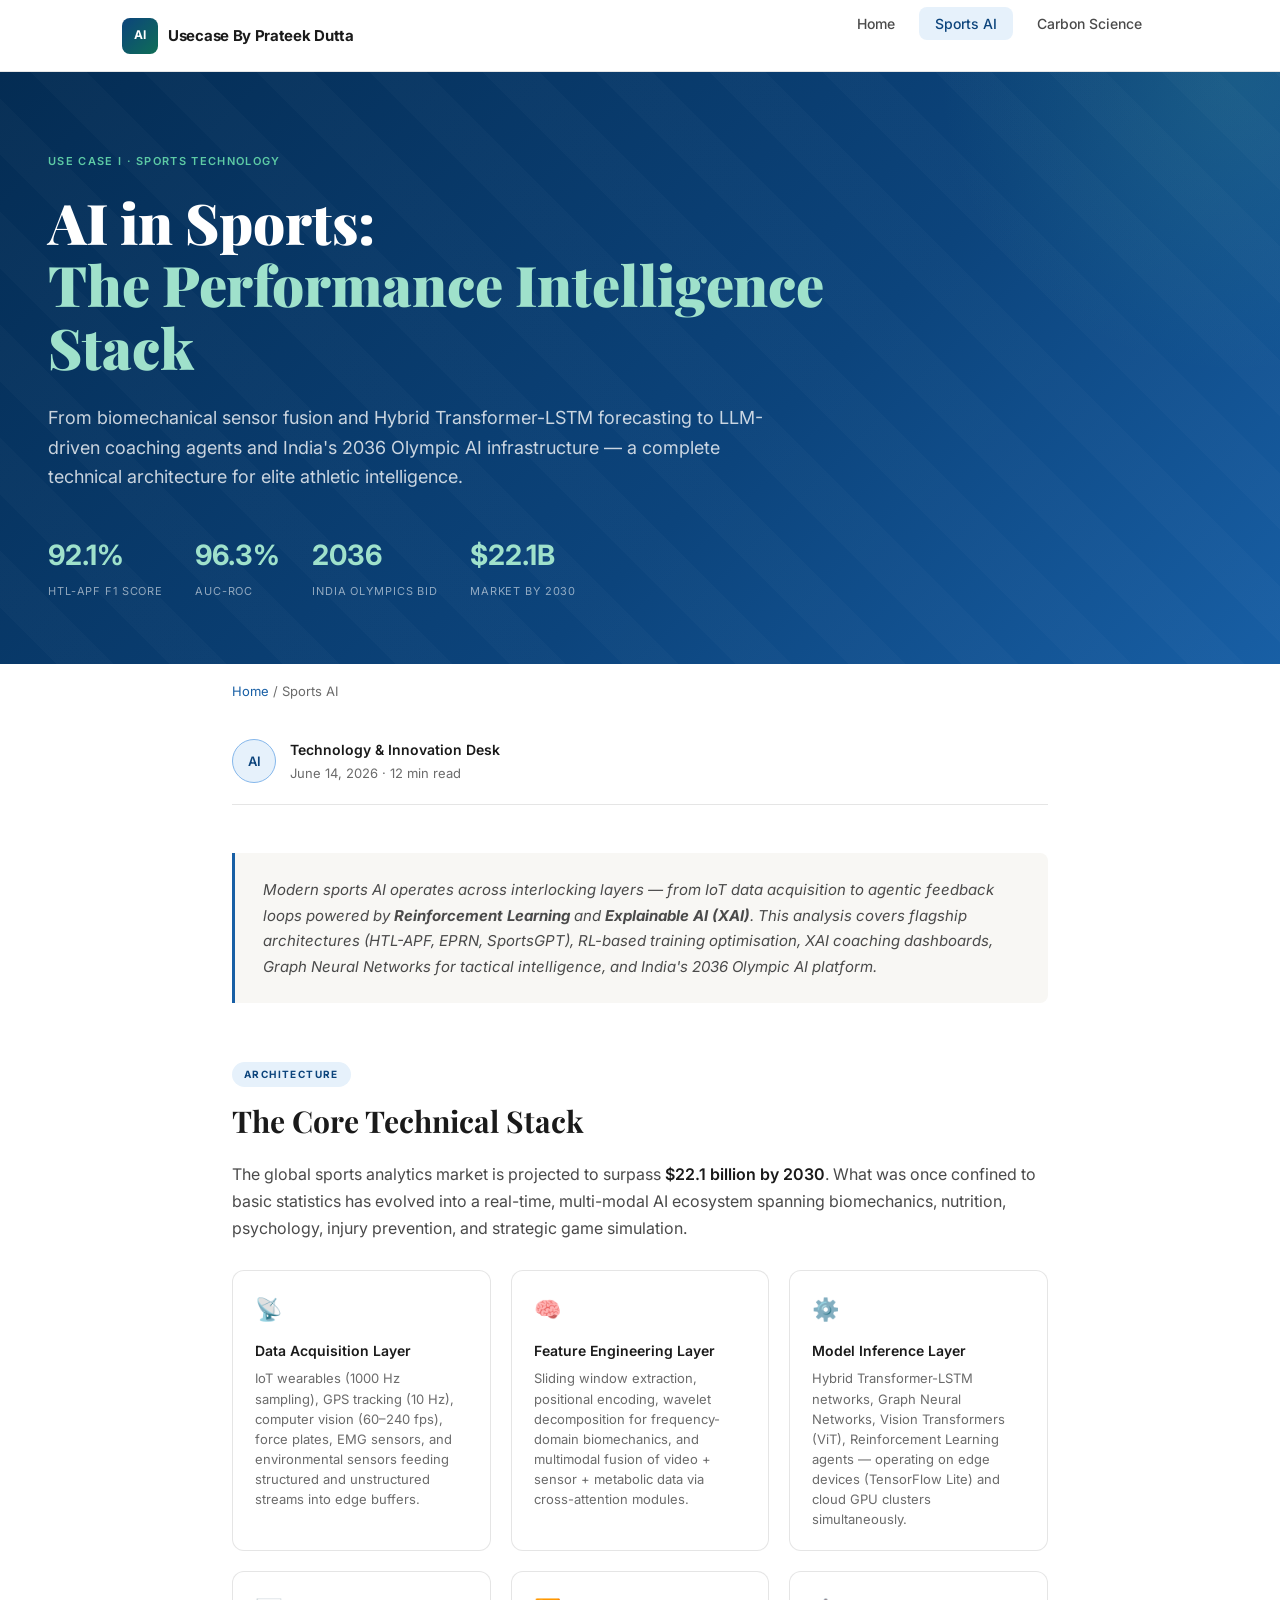
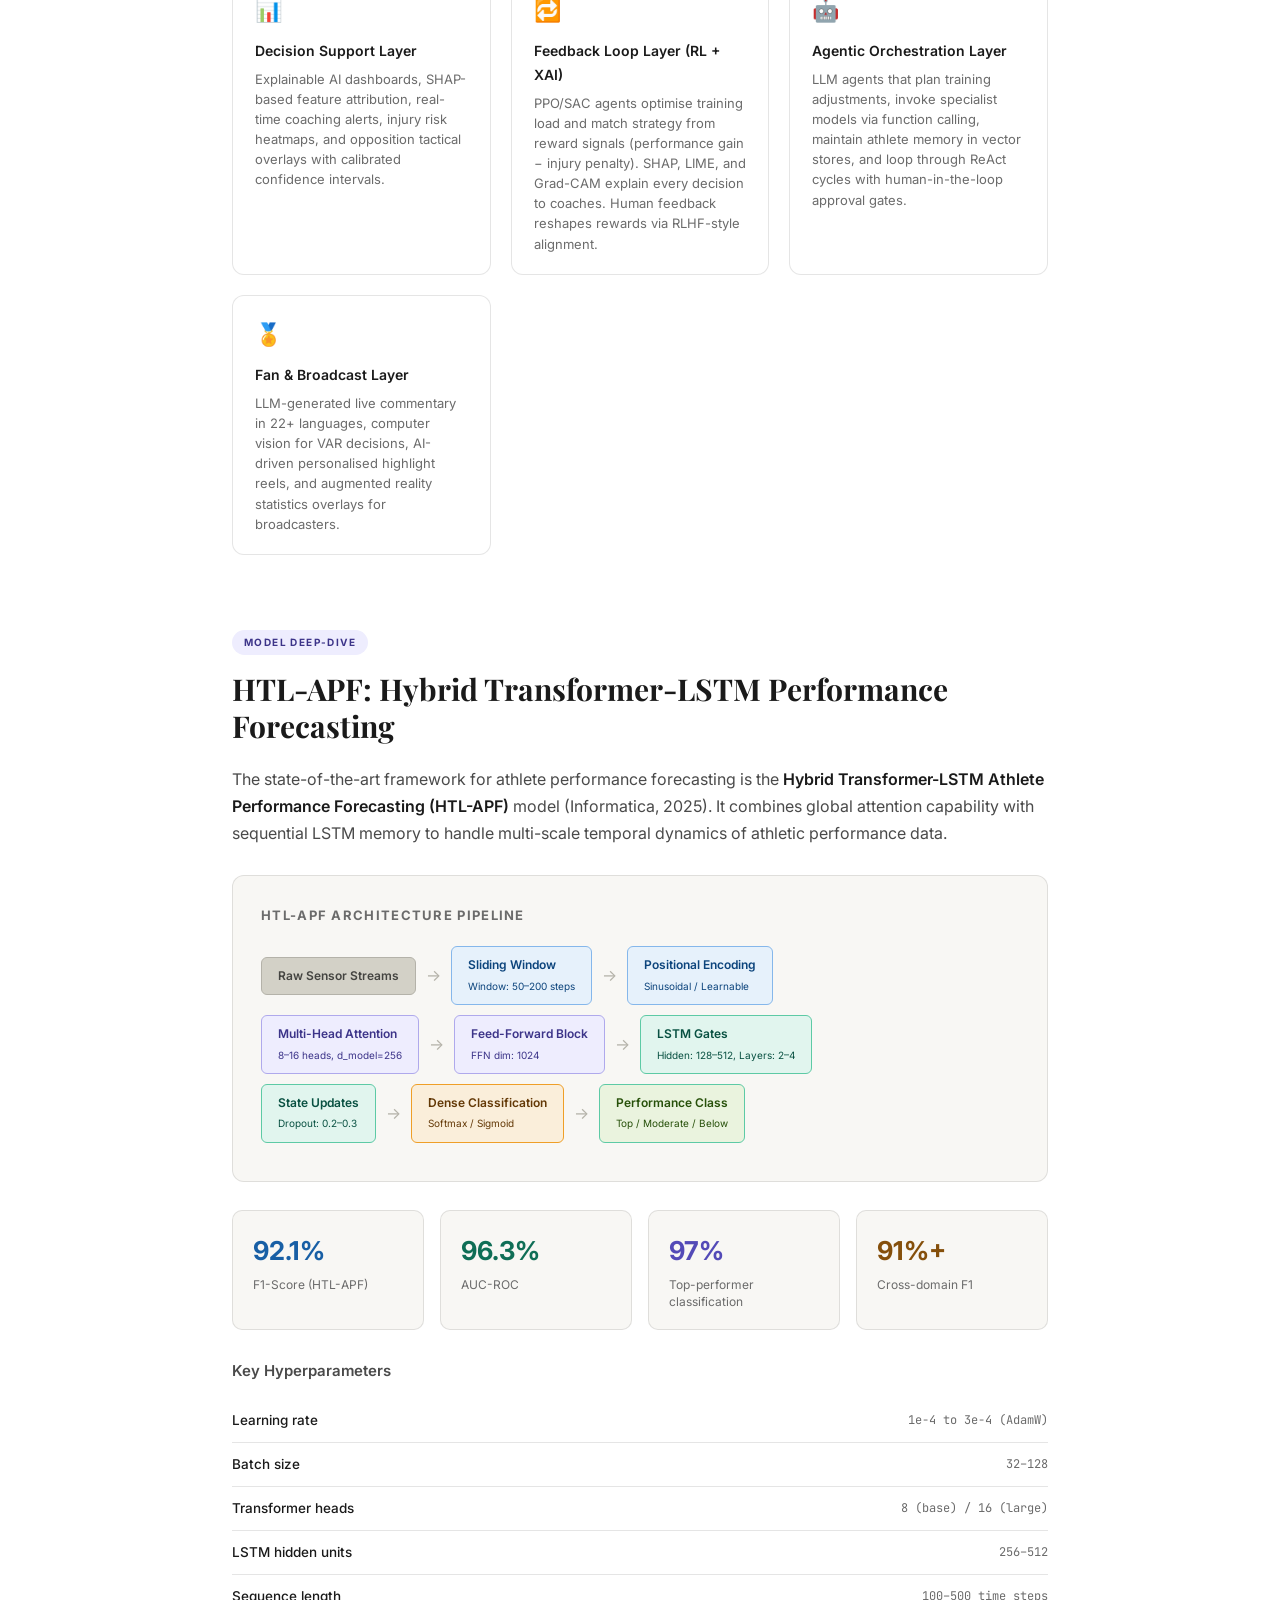
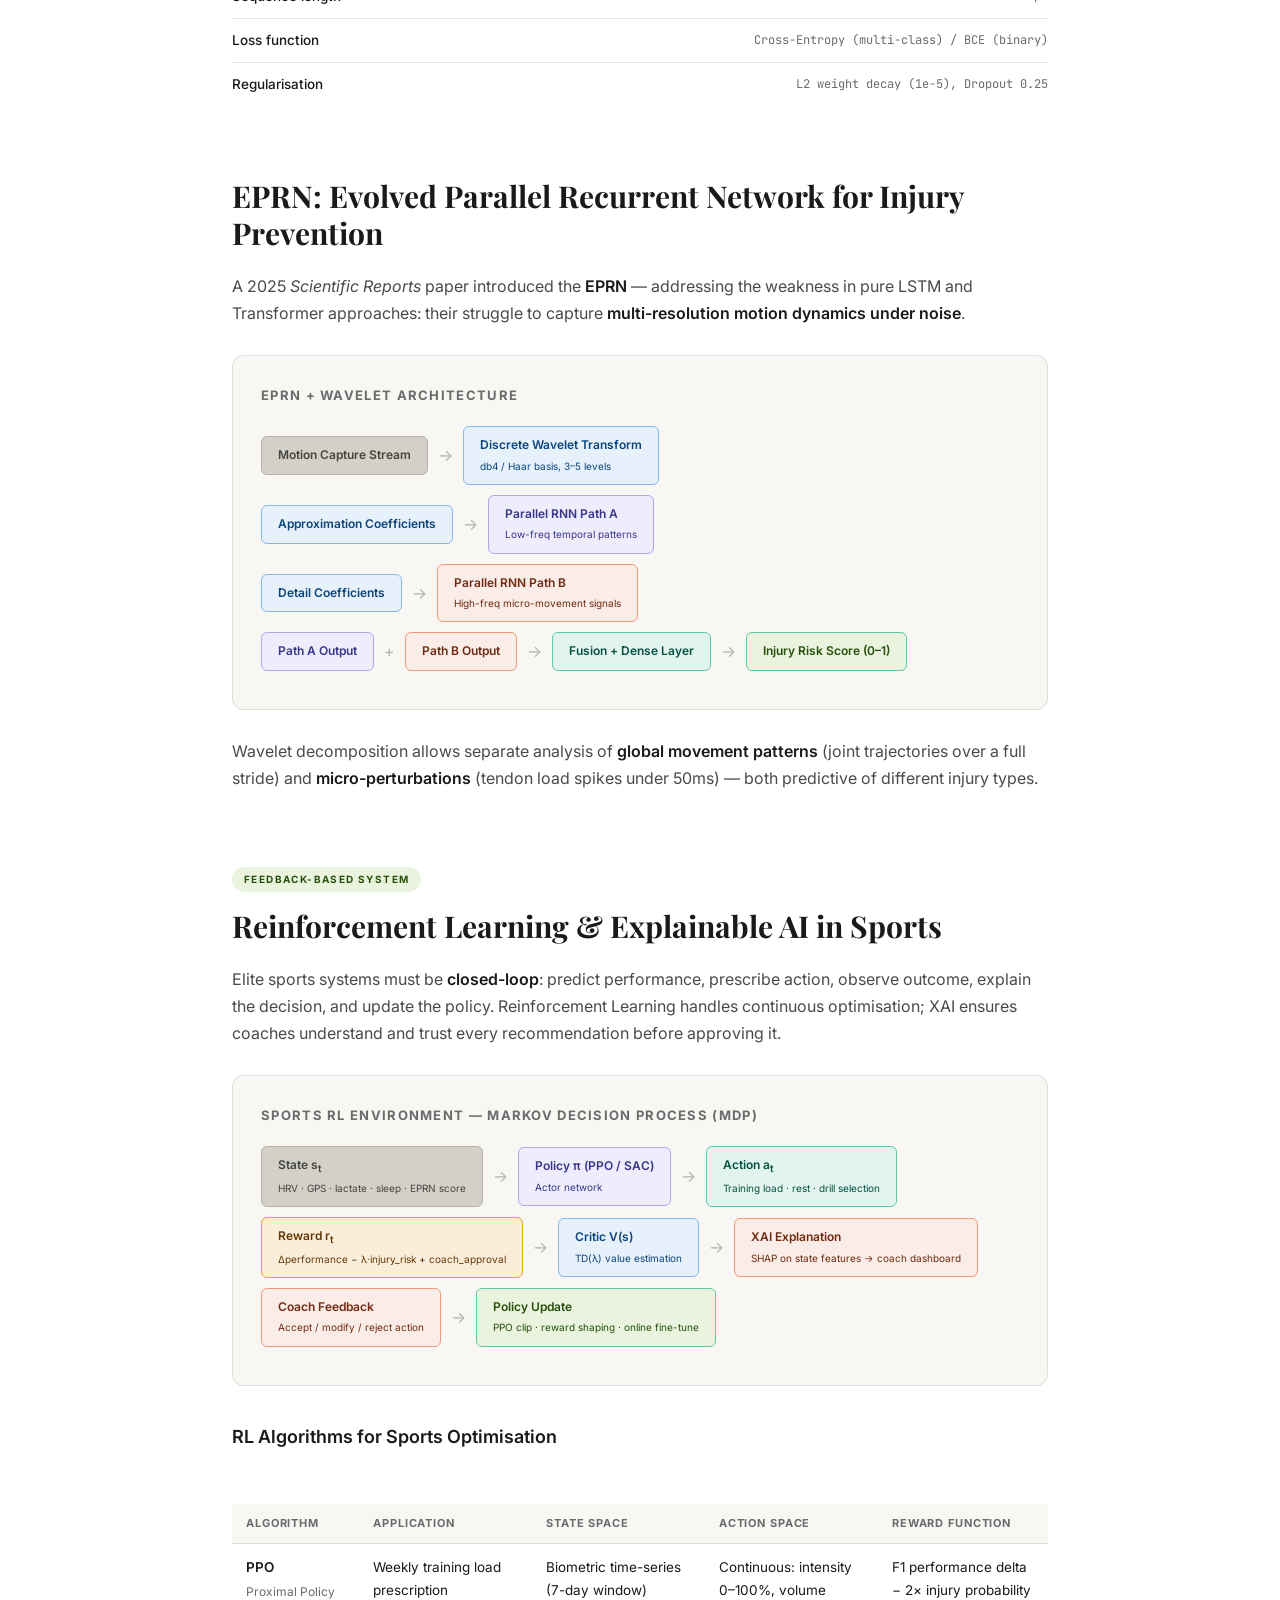
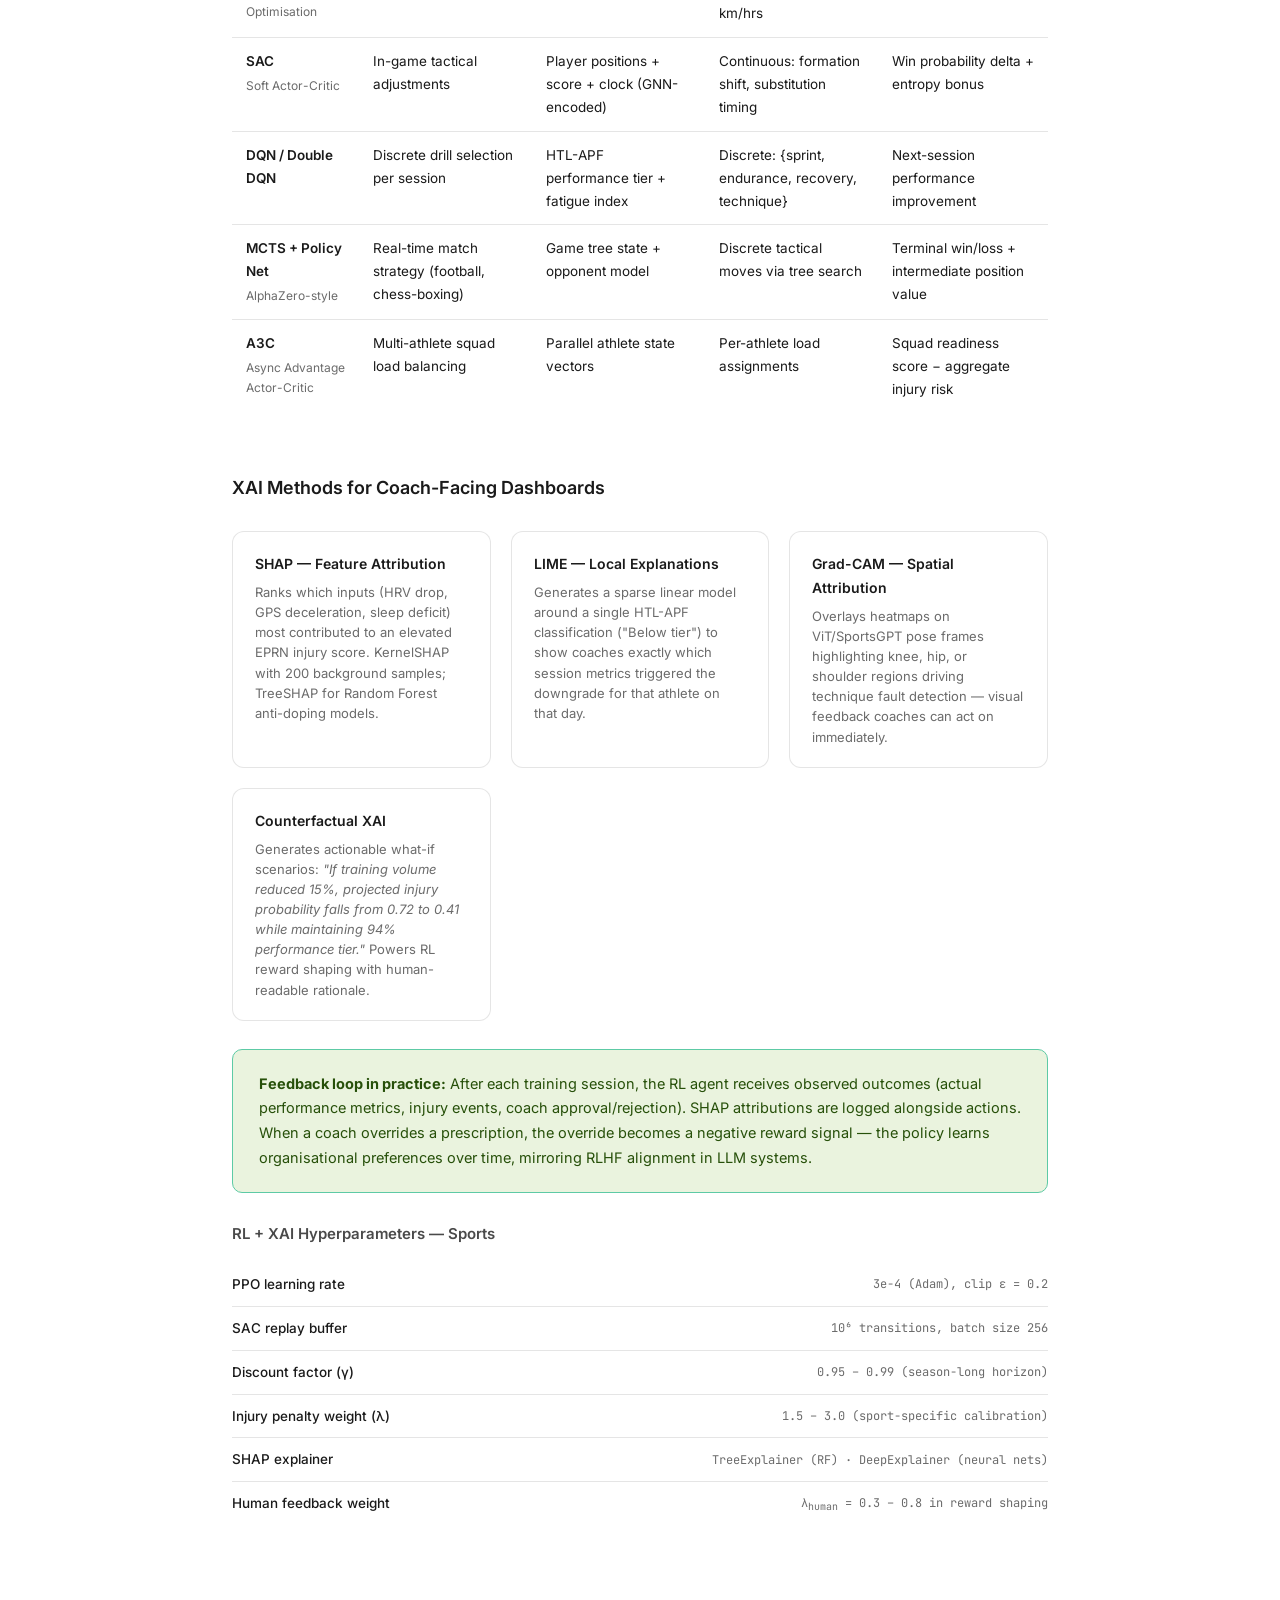
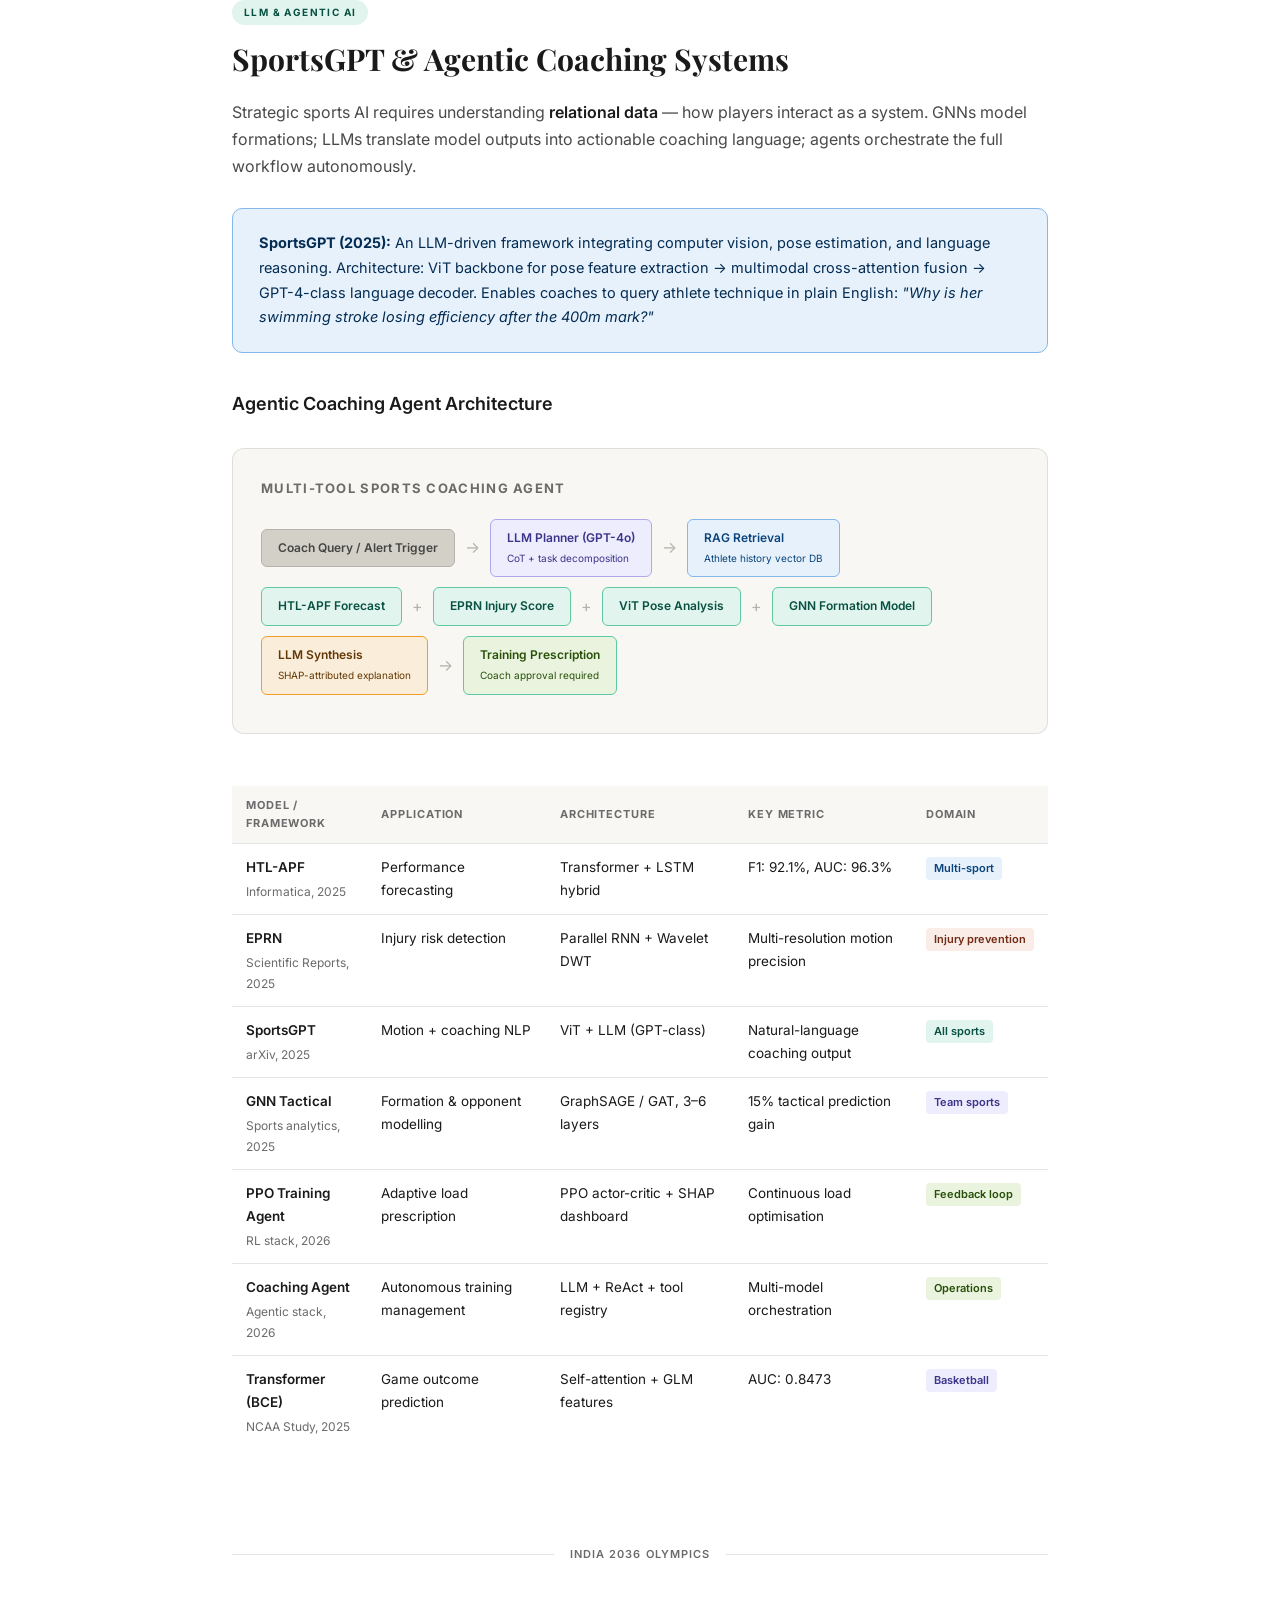
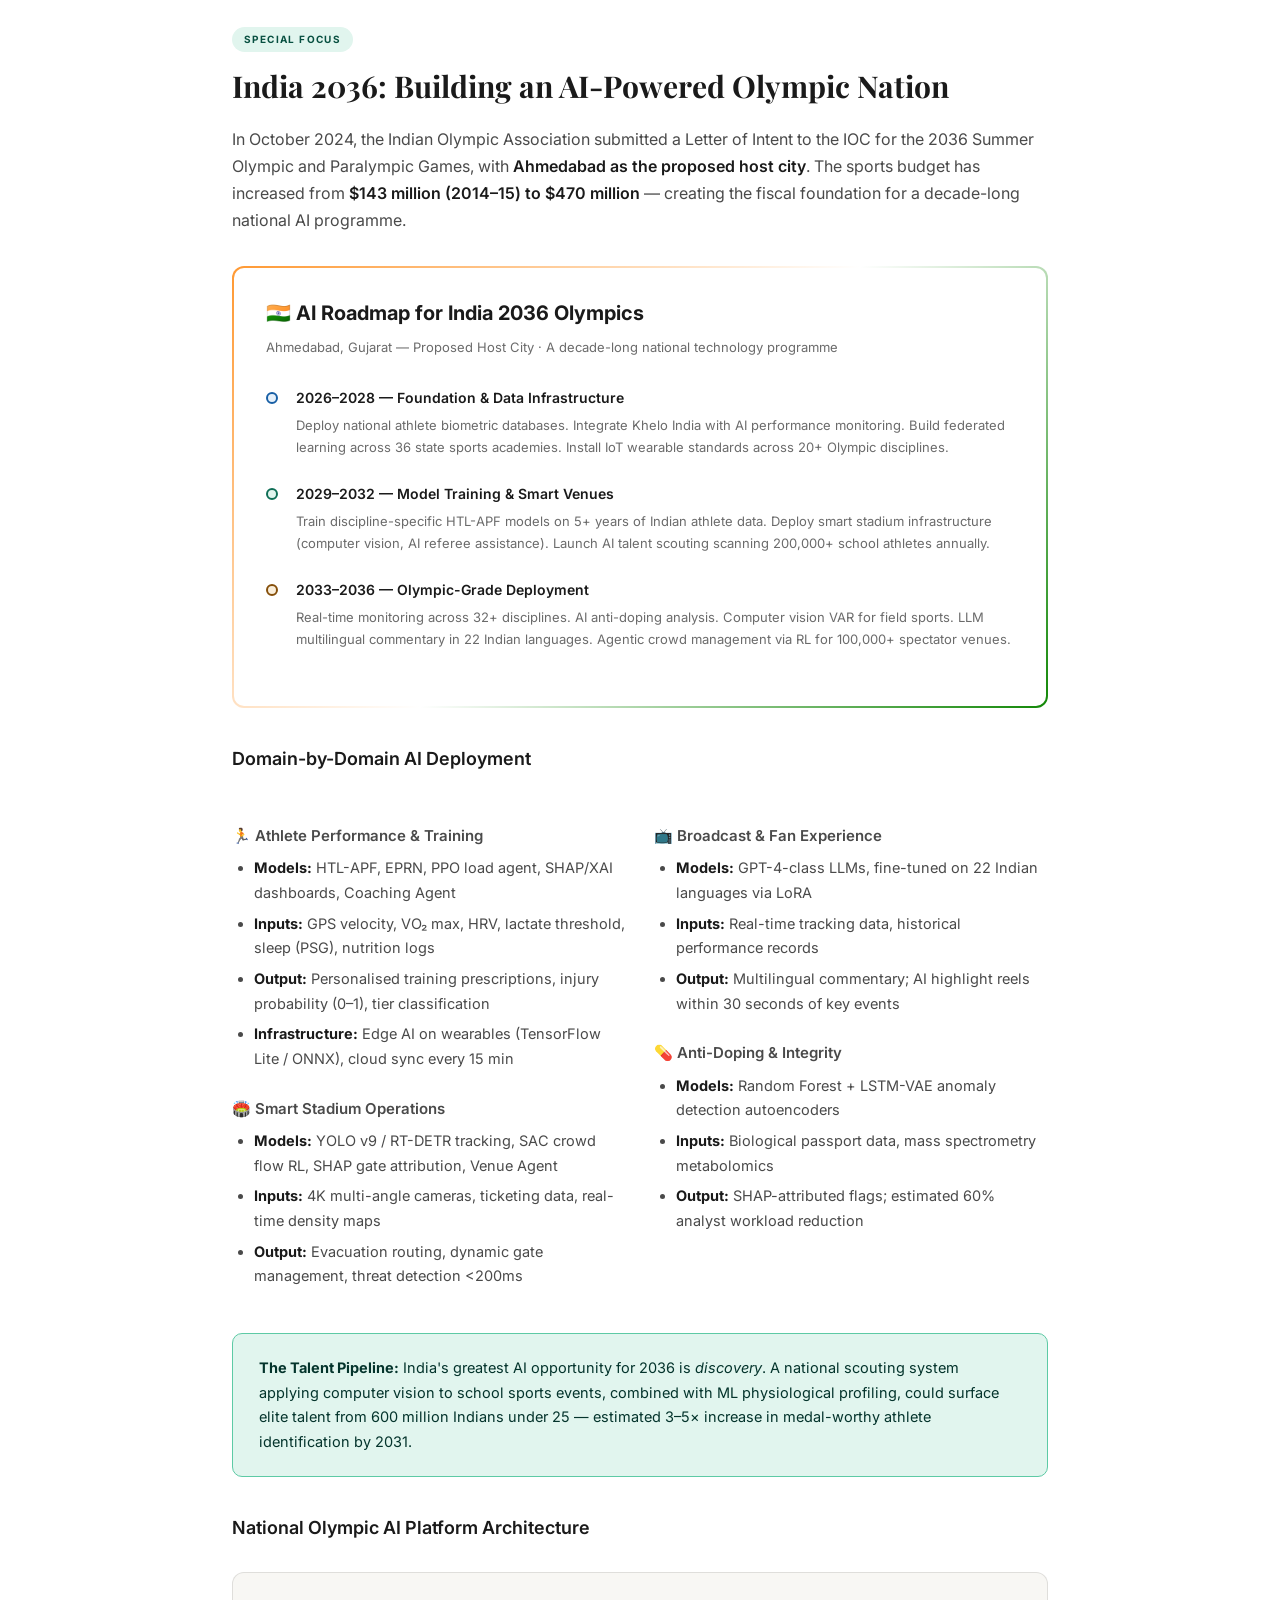
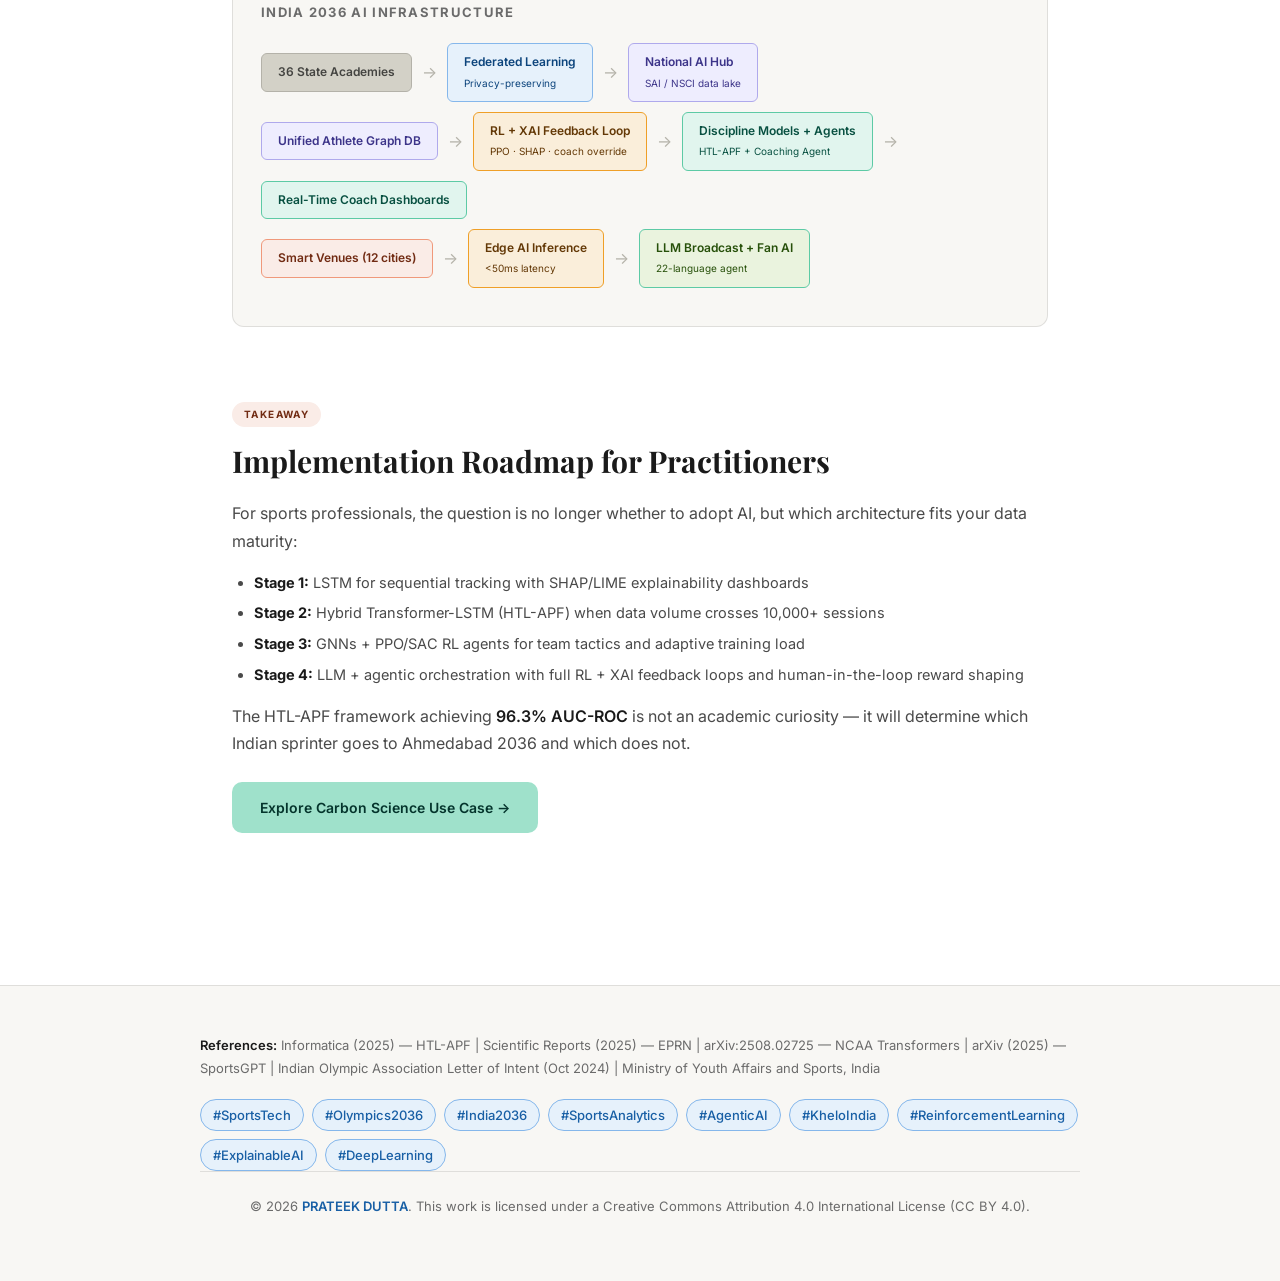
<file: sports.html>
<!DOCTYPE html>
<html lang="en">
<head>
  <meta charset="UTF-8">
  <meta name="viewport" content="width=device-width, initial-scale=1.0, viewport-fit=cover">
  <meta http-equiv="X-UA-Compatible" content="IE=edge">
  <meta name="description" content="AI in Elite Sports — HTL-APF, EPRN, GNNs, LLMs, agentic coaching, and India's 2036 Olympic AI infrastructure.">
  <title>Sports AI — Usecase</title>
  <link rel="icon" type="image/svg+xml" href="favicon.svg">
  <link rel="apple-touch-icon" href="favicon.svg">
  <link rel="stylesheet" href="css/styles.css">
</head>
<body>

<nav class="site-nav" aria-label="Main navigation">
  <div class="nav-inner">
    <a href="index.html" class="nav-brand">
      <span class="nav-brand-icon">AI</span>
      Usecase By Prateek Dutta
    </a>
    <button class="nav-toggle" aria-label="Toggle menu" aria-expanded="false">
      <svg width="24" height="24" viewBox="0 0 24 24" fill="none" stroke="currentColor" stroke-width="2">
        <line x1="3" y1="6" x2="21" y2="6"/><line x1="3" y1="12" x2="21" y2="12"/><line x1="3" y1="18" x2="21" y2="18"/>
      </svg>
    </button>
    <ul class="nav-links">
      <li><a href="index.html">Home</a></li>
      <li><a href="sports.html">Sports AI</a></li>
      <li><a href="carbon.html">Carbon Science</a></li>
    </ul>
  </div>
</nav>

<header class="hero hero--sports">
  <div class="hero-eyebrow">Use Case I · Sports Technology</div>
  <h1>AI in Sports:<br><span>The Performance Intelligence Stack</span></h1>
  <p class="hero-sub">From biomechanical sensor fusion and Hybrid Transformer-LSTM forecasting to LLM-driven coaching agents and India's 2036 Olympic AI infrastructure — a complete technical architecture for elite athletic intelligence.</p>
  <div class="hero-meta">
    <div class="hero-stat"><div class="num">92.1%</div><div class="lbl">HTL-APF F1 Score</div></div>
    <div class="hero-stat"><div class="num">96.3%</div><div class="lbl">AUC-ROC</div></div>
    <div class="hero-stat"><div class="num">2036</div><div class="lbl">India Olympics bid</div></div>
    <div class="hero-stat"><div class="num">$22.1B</div><div class="lbl">Market by 2030</div></div>
  </div>
</header>

<nav class="breadcrumb" aria-label="Breadcrumb">
  <a href="index.html">Home</a> / Sports AI
</nav>

<main class="content">

  <div class="byline fade-in">
    <div class="avatar">AI</div>
    <div class="byline-text">
      <div class="name">Technology &amp; Innovation Desk</div>
      <div class="date">June 14, 2026 · 12 min read</div>
    </div>
  </div>

  <div class="abstract fade-in">
    Modern sports AI operates across interlocking layers — from IoT data acquisition to agentic feedback loops powered by <strong>Reinforcement Learning</strong> and <strong>Explainable AI (XAI)</strong>. This analysis covers flagship architectures (HTL-APF, EPRN, SportsGPT), RL-based training optimisation, XAI coaching dashboards, Graph Neural Networks for tactical intelligence, and India's 2036 Olympic AI platform.
  </div>

  <!-- CORE STACK -->
  <section class="section fade-in">
    <div class="section-tag tag-blue">Architecture</div>
    <h2>The Core Technical Stack</h2>
    <p>The global sports analytics market is projected to surpass <strong>$22.1 billion by 2030</strong>. What was once confined to basic statistics has evolved into a real-time, multi-modal AI ecosystem spanning biomechanics, nutrition, psychology, injury prevention, and strategic game simulation.</p>

    <div class="card-grid">
      <div class="card">
        <div class="card-icon">📡</div>
        <div class="card-title">Data Acquisition Layer</div>
        <div class="card-body">IoT wearables (1000 Hz sampling), GPS tracking (10 Hz), computer vision (60–240 fps), force plates, EMG sensors, and environmental sensors feeding structured and unstructured streams into edge buffers.</div>
      </div>
      <div class="card">
        <div class="card-icon">🧠</div>
        <div class="card-title">Feature Engineering Layer</div>
        <div class="card-body">Sliding window extraction, positional encoding, wavelet decomposition for frequency-domain biomechanics, and multimodal fusion of video + sensor + metabolic data via cross-attention modules.</div>
      </div>
      <div class="card">
        <div class="card-icon">⚙️</div>
        <div class="card-title">Model Inference Layer</div>
        <div class="card-body">Hybrid Transformer-LSTM networks, Graph Neural Networks, Vision Transformers (ViT), Reinforcement Learning agents — operating on edge devices (TensorFlow Lite) and cloud GPU clusters simultaneously.</div>
      </div>
      <div class="card">
        <div class="card-icon">📊</div>
        <div class="card-title">Decision Support Layer</div>
        <div class="card-body">Explainable AI dashboards, SHAP-based feature attribution, real-time coaching alerts, injury risk heatmaps, and opposition tactical overlays with calibrated confidence intervals.</div>
      </div>
      <div class="card">
        <div class="card-icon">🔁</div>
        <div class="card-title">Feedback Loop Layer (RL + XAI)</div>
        <div class="card-body">PPO/SAC agents optimise training load and match strategy from reward signals (performance gain − injury penalty). SHAP, LIME, and Grad-CAM explain every decision to coaches. Human feedback reshapes rewards via RLHF-style alignment.</div>
      </div>
      <div class="card">
        <div class="card-icon">🤖</div>
        <div class="card-title">Agentic Orchestration Layer</div>
        <div class="card-body">LLM agents that plan training adjustments, invoke specialist models via function calling, maintain athlete memory in vector stores, and loop through ReAct cycles with human-in-the-loop approval gates.</div>
      </div>
      <div class="card">
        <div class="card-icon">🏅</div>
        <div class="card-title">Fan &amp; Broadcast Layer</div>
        <div class="card-body">LLM-generated live commentary in 22+ languages, computer vision for VAR decisions, AI-driven personalised highlight reels, and augmented reality statistics overlays for broadcasters.</div>
      </div>
    </div>
  </section>

  <!-- HTL-APF -->
  <section class="section fade-in">
    <div class="section-tag tag-purple">Model Deep-Dive</div>
    <h2>HTL-APF: Hybrid Transformer-LSTM Performance Forecasting</h2>
    <p>The state-of-the-art framework for athlete performance forecasting is the <strong>Hybrid Transformer-LSTM Athlete Performance Forecasting (HTL-APF)</strong> model (Informatica, 2025). It combines global attention capability with sequential LSTM memory to handle multi-scale temporal dynamics of athletic performance data.</p>

    <div class="arch-block">
      <div class="arch-title">HTL-APF Architecture Pipeline</div>
      <div class="arch-row">
        <div class="arch-node node-gray">Raw Sensor Streams</div>
        <div class="arch-arrow">→</div>
        <div class="arch-node node-blue">Sliding Window<br><span style="font-size:10px;font-weight:400">Window: 50–200 steps</span></div>
        <div class="arch-arrow">→</div>
        <div class="arch-node node-blue">Positional Encoding<br><span style="font-size:10px;font-weight:400">Sinusoidal / Learnable</span></div>
      </div>
      <div class="arch-row">
        <div class="arch-node node-purple">Multi-Head Attention<br><span style="font-size:10px;font-weight:400">8–16 heads, d_model=256</span></div>
        <div class="arch-arrow">→</div>
        <div class="arch-node node-purple">Feed-Forward Block<br><span style="font-size:10px;font-weight:400">FFN dim: 1024</span></div>
        <div class="arch-arrow">→</div>
        <div class="arch-node node-teal">LSTM Gates<br><span style="font-size:10px;font-weight:400">Hidden: 128–512, Layers: 2–4</span></div>
      </div>
      <div class="arch-row">
        <div class="arch-node node-teal">State Updates<br><span style="font-size:10px;font-weight:400">Dropout: 0.2–0.3</span></div>
        <div class="arch-arrow">→</div>
        <div class="arch-node node-amber">Dense Classification<br><span style="font-size:10px;font-weight:400">Softmax / Sigmoid</span></div>
        <div class="arch-arrow">→</div>
        <div class="arch-node node-green">Performance Class<br><span style="font-size:10px;font-weight:400">Top / Moderate / Below</span></div>
      </div>
    </div>

    <div class="metric-row">
      <div class="metric-card"><div class="metric-val" style="color:#185FA5">92.1%</div><div class="metric-lbl">F1-Score (HTL-APF)</div></div>
      <div class="metric-card"><div class="metric-val" style="color:#0F6E56">96.3%</div><div class="metric-lbl">AUC-ROC</div></div>
      <div class="metric-card"><div class="metric-val" style="color:#534AB7">97%</div><div class="metric-lbl">Top-performer classification</div></div>
      <div class="metric-card"><div class="metric-val" style="color:#854F0B">91%+</div><div class="metric-lbl">Cross-domain F1</div></div>
    </div>

    <h4>Key Hyperparameters</h4>
    <div class="param-list">
      <div class="param-item"><span class="param-name">Learning rate</span><span class="param-val">1e-4 to 3e-4 (AdamW)</span></div>
      <div class="param-item"><span class="param-name">Batch size</span><span class="param-val">32–128</span></div>
      <div class="param-item"><span class="param-name">Transformer heads</span><span class="param-val">8 (base) / 16 (large)</span></div>
      <div class="param-item"><span class="param-name">LSTM hidden units</span><span class="param-val">256–512</span></div>
      <div class="param-item"><span class="param-name">Sequence length</span><span class="param-val">100–500 time steps</span></div>
      <div class="param-item"><span class="param-name">Loss function</span><span class="param-val">Cross-Entropy (multi-class) / BCE (binary)</span></div>
      <div class="param-item"><span class="param-name">Regularisation</span><span class="param-val">L2 weight decay (1e-5), Dropout 0.25</span></div>
    </div>
  </section>

  <!-- EPRN -->
  <section class="section fade-in">
    <h2>EPRN: Evolved Parallel Recurrent Network for Injury Prevention</h2>
    <p>A 2025 <em>Scientific Reports</em> paper introduced the <strong>EPRN</strong> — addressing the weakness in pure LSTM and Transformer approaches: their struggle to capture <strong>multi-resolution motion dynamics under noise</strong>.</p>

    <div class="arch-block">
      <div class="arch-title">EPRN + Wavelet Architecture</div>
      <div class="arch-row">
        <div class="arch-node node-gray">Motion Capture Stream</div>
        <div class="arch-arrow">→</div>
        <div class="arch-node node-blue">Discrete Wavelet Transform<br><span style="font-size:10px;font-weight:400">db4 / Haar basis, 3–5 levels</span></div>
      </div>
      <div class="arch-row">
        <div class="arch-node node-blue">Approximation Coefficients</div>
        <div class="arch-arrow">→</div>
        <div class="arch-node node-purple">Parallel RNN Path A<br><span style="font-size:10px;font-weight:400">Low-freq temporal patterns</span></div>
      </div>
      <div class="arch-row">
        <div class="arch-node node-blue">Detail Coefficients</div>
        <div class="arch-arrow">→</div>
        <div class="arch-node node-coral">Parallel RNN Path B<br><span style="font-size:10px;font-weight:400">High-freq micro-movement signals</span></div>
      </div>
      <div class="arch-row">
        <div class="arch-node node-purple">Path A Output</div>
        <div class="arch-arrow">+</div>
        <div class="arch-node node-coral">Path B Output</div>
        <div class="arch-arrow">→</div>
        <div class="arch-node node-teal">Fusion + Dense Layer</div>
        <div class="arch-arrow">→</div>
        <div class="arch-node node-green">Injury Risk Score (0–1)</div>
      </div>
    </div>

    <p>Wavelet decomposition allows separate analysis of <strong>global movement patterns</strong> (joint trajectories over a full stride) and <strong>micro-perturbations</strong> (tendon load spikes under 50ms) — both predictive of different injury types.</p>
  </section>

  <!-- RL + XAI IN SPORTS -->
  <section class="section fade-in">
    <div class="section-tag tag-green">Feedback-Based System</div>
    <h2>Reinforcement Learning &amp; Explainable AI in Sports</h2>
    <p>Elite sports systems must be <strong>closed-loop</strong>: predict performance, prescribe action, observe outcome, explain the decision, and update the policy. Reinforcement Learning handles continuous optimisation; XAI ensures coaches understand and trust every recommendation before approving it.</p>

    <div class="arch-block">
      <div class="arch-title">Sports RL Environment — Markov Decision Process (MDP)</div>
      <div class="arch-row">
        <div class="arch-node node-gray">State s<sub>t</sub><br><span style="font-size:10px;font-weight:400">HRV · GPS · lactate · sleep · EPRN score</span></div>
        <div class="arch-arrow">→</div>
        <div class="arch-node node-purple">Policy π (PPO / SAC)<br><span style="font-size:10px;font-weight:400">Actor network</span></div>
        <div class="arch-arrow">→</div>
        <div class="arch-node node-teal">Action a<sub>t</sub><br><span style="font-size:10px;font-weight:400">Training load · rest · drill selection</span></div>
      </div>
      <div class="arch-row">
        <div class="arch-node node-amber">Reward r<sub>t</sub><br><span style="font-size:10px;font-weight:400">Δperformance − λ·injury_risk + coach_approval</span></div>
        <div class="arch-arrow">→</div>
        <div class="arch-node node-blue">Critic V(s)<br><span style="font-size:10px;font-weight:400">TD(λ) value estimation</span></div>
        <div class="arch-arrow">→</div>
        <div class="arch-node node-coral">XAI Explanation<br><span style="font-size:10px;font-weight:400">SHAP on state features → coach dashboard</span></div>
      </div>
      <div class="arch-row">
        <div class="arch-node node-coral">Coach Feedback<br><span style="font-size:10px;font-weight:400">Accept / modify / reject action</span></div>
        <div class="arch-arrow">→</div>
        <div class="arch-node node-green">Policy Update<br><span style="font-size:10px;font-weight:400">PPO clip · reward shaping · online fine-tune</span></div>
      </div>
    </div>

    <h3>RL Algorithms for Sports Optimisation</h3>
    <div class="model-table-wrap">
      <table class="model-table">
        <thead>
          <tr>
            <th>Algorithm</th>
            <th>Application</th>
            <th>State Space</th>
            <th>Action Space</th>
            <th>Reward Function</th>
          </tr>
        </thead>
        <tbody>
          <tr>
            <td><span class="model-name">PPO</span><div class="model-arch">Proximal Policy Optimisation</div></td>
            <td>Weekly training load prescription</td>
            <td>Biometric time-series (7-day window)</td>
            <td>Continuous: intensity 0–100%, volume km/hrs</td>
            <td>F1 performance delta − 2× injury probability</td>
          </tr>
          <tr>
            <td><span class="model-name">SAC</span><div class="model-arch">Soft Actor-Critic</div></td>
            <td>In-game tactical adjustments</td>
            <td>Player positions + score + clock (GNN-encoded)</td>
            <td>Continuous: formation shift, substitution timing</td>
            <td>Win probability delta + entropy bonus</td>
          </tr>
          <tr>
            <td><span class="model-name">DQN / Double DQN</span></td>
            <td>Discrete drill selection per session</td>
            <td>HTL-APF performance tier + fatigue index</td>
            <td>Discrete: {sprint, endurance, recovery, technique}</td>
            <td>Next-session performance improvement</td>
          </tr>
          <tr>
            <td><span class="model-name">MCTS + Policy Net</span><div class="model-arch">AlphaZero-style</div></td>
            <td>Real-time match strategy (football, chess-boxing)</td>
            <td>Game tree state + opponent model</td>
            <td>Discrete tactical moves via tree search</td>
            <td>Terminal win/loss + intermediate position value</td>
          </tr>
          <tr>
            <td><span class="model-name">A3C</span><div class="model-arch">Async Advantage Actor-Critic</div></td>
            <td>Multi-athlete squad load balancing</td>
            <td>Parallel athlete state vectors</td>
            <td>Per-athlete load assignments</td>
            <td>Squad readiness score − aggregate injury risk</td>
          </tr>
        </tbody>
      </table>
    </div>

    <h3>XAI Methods for Coach-Facing Dashboards</h3>
    <div class="card-grid">
      <div class="card">
        <div class="card-title">SHAP — Feature Attribution</div>
        <div class="card-body">Ranks which inputs (HRV drop, GPS deceleration, sleep deficit) most contributed to an elevated EPRN injury score. KernelSHAP with 200 background samples; TreeSHAP for Random Forest anti-doping models.</div>
      </div>
      <div class="card">
        <div class="card-title">LIME — Local Explanations</div>
        <div class="card-body">Generates a sparse linear model around a single HTL-APF classification ("Below tier") to show coaches exactly which session metrics triggered the downgrade for that athlete on that day.</div>
      </div>
      <div class="card">
        <div class="card-title">Grad-CAM — Spatial Attribution</div>
        <div class="card-body">Overlays heatmaps on ViT/SportsGPT pose frames highlighting knee, hip, or shoulder regions driving technique fault detection — visual feedback coaches can act on immediately.</div>
      </div>
      <div class="card">
        <div class="card-title">Counterfactual XAI</div>
        <div class="card-body">Generates actionable what-if scenarios: <em>"If training volume reduced 15%, projected injury probability falls from 0.72 to 0.41 while maintaining 94% performance tier."</em> Powers RL reward shaping with human-readable rationale.</div>
      </div>
    </div>

    <div class="callout callout-green">
      <strong>Feedback loop in practice:</strong> After each training session, the RL agent receives observed outcomes (actual performance metrics, injury events, coach approval/rejection). SHAP attributions are logged alongside actions. When a coach overrides a prescription, the override becomes a negative reward signal — the policy learns organisational preferences over time, mirroring RLHF alignment in LLM systems.
    </div>

    <h4>RL + XAI Hyperparameters — Sports</h4>
    <div class="param-list">
      <div class="param-item"><span class="param-name">PPO learning rate</span><span class="param-val">3e-4 (Adam), clip ε = 0.2</span></div>
      <div class="param-item"><span class="param-name">SAC replay buffer</span><span class="param-val">10⁶ transitions, batch size 256</span></div>
      <div class="param-item"><span class="param-name">Discount factor (γ)</span><span class="param-val">0.95 – 0.99 (season-long horizon)</span></div>
      <div class="param-item"><span class="param-name">Injury penalty weight (λ)</span><span class="param-val">1.5 – 3.0 (sport-specific calibration)</span></div>
      <div class="param-item"><span class="param-name">SHAP explainer</span><span class="param-val">TreeExplainer (RF) · DeepExplainer (neural nets)</span></div>
      <div class="param-item"><span class="param-name">Human feedback weight</span><span class="param-val">λ<sub>human</sub> = 0.3 – 0.8 in reward shaping</span></div>
    </div>
  </section>

  <!-- LLM & AGENTIC IN SPORTS -->
  <section class="section fade-in">
    <div class="section-tag tag-teal">LLM &amp; Agentic AI</div>
    <h2>SportsGPT &amp; Agentic Coaching Systems</h2>
    <p>Strategic sports AI requires understanding <strong>relational data</strong> — how players interact as a system. GNNs model formations; LLMs translate model outputs into actionable coaching language; agents orchestrate the full workflow autonomously.</p>

    <div class="callout callout-blue">
      <strong>SportsGPT (2025):</strong> An LLM-driven framework integrating computer vision, pose estimation, and language reasoning. Architecture: ViT backbone for pose feature extraction → multimodal cross-attention fusion → GPT-4-class language decoder. Enables coaches to query athlete technique in plain English: <em>"Why is her swimming stroke losing efficiency after the 400m mark?"</em>
    </div>

    <h3>Agentic Coaching Agent Architecture</h3>
    <div class="arch-block">
      <div class="arch-title">Multi-Tool Sports Coaching Agent</div>
      <div class="arch-row">
        <div class="arch-node node-gray">Coach Query / Alert Trigger</div>
        <div class="arch-arrow">→</div>
        <div class="arch-node node-purple">LLM Planner (GPT-4o)<br><span style="font-size:10px;font-weight:400">CoT + task decomposition</span></div>
        <div class="arch-arrow">→</div>
        <div class="arch-node node-blue">RAG Retrieval<br><span style="font-size:10px;font-weight:400">Athlete history vector DB</span></div>
      </div>
      <div class="arch-row">
        <div class="arch-node node-teal">HTL-APF Forecast</div>
        <div class="arch-arrow">+</div>
        <div class="arch-node node-teal">EPRN Injury Score</div>
        <div class="arch-arrow">+</div>
        <div class="arch-node node-teal">ViT Pose Analysis</div>
        <div class="arch-arrow">+</div>
        <div class="arch-node node-teal">GNN Formation Model</div>
      </div>
      <div class="arch-row">
        <div class="arch-node node-amber">LLM Synthesis<br><span style="font-size:10px;font-weight:400">SHAP-attributed explanation</span></div>
        <div class="arch-arrow">→</div>
        <div class="arch-node node-green">Training Prescription<br><span style="font-size:10px;font-weight:400">Coach approval required</span></div>
      </div>
    </div>

    <div class="model-table-wrap">
      <table class="model-table">
        <thead>
          <tr>
            <th>Model / Framework</th>
            <th>Application</th>
            <th>Architecture</th>
            <th>Key Metric</th>
            <th>Domain</th>
          </tr>
        </thead>
        <tbody>
          <tr>
            <td><span class="model-name">HTL-APF</span><div class="model-arch">Informatica, 2025</div></td>
            <td>Performance forecasting</td>
            <td>Transformer + LSTM hybrid</td>
            <td>F1: 92.1%, AUC: 96.3%</td>
            <td><span class="badge badge-blue">Multi-sport</span></td>
          </tr>
          <tr>
            <td><span class="model-name">EPRN</span><div class="model-arch">Scientific Reports, 2025</div></td>
            <td>Injury risk detection</td>
            <td>Parallel RNN + Wavelet DWT</td>
            <td>Multi-resolution motion precision</td>
            <td><span class="badge badge-coral">Injury prevention</span></td>
          </tr>
          <tr>
            <td><span class="model-name">SportsGPT</span><div class="model-arch">arXiv, 2025</div></td>
            <td>Motion + coaching NLP</td>
            <td>ViT + LLM (GPT-class)</td>
            <td>Natural-language coaching output</td>
            <td><span class="badge badge-teal">All sports</span></td>
          </tr>
          <tr>
            <td><span class="model-name">GNN Tactical</span><div class="model-arch">Sports analytics, 2025</div></td>
            <td>Formation &amp; opponent modelling</td>
            <td>GraphSAGE / GAT, 3–6 layers</td>
            <td>15% tactical prediction gain</td>
            <td><span class="badge badge-purple">Team sports</span></td>
          </tr>
          <tr>
            <td><span class="model-name">PPO Training Agent</span><div class="model-arch">RL stack, 2026</div></td>
            <td>Adaptive load prescription</td>
            <td>PPO actor-critic + SHAP dashboard</td>
            <td>Continuous load optimisation</td>
            <td><span class="badge badge-green">Feedback loop</span></td>
          </tr>
          <tr>
            <td><span class="model-name">Coaching Agent</span><div class="model-arch">Agentic stack, 2026</div></td>
            <td>Autonomous training management</td>
            <td>LLM + ReAct + tool registry</td>
            <td>Multi-model orchestration</td>
            <td><span class="badge badge-green">Operations</span></td>
          </tr>
          <tr>
            <td><span class="model-name">Transformer (BCE)</span><div class="model-arch">NCAA Study, 2025</div></td>
            <td>Game outcome prediction</td>
            <td>Self-attention + GLM features</td>
            <td>AUC: 0.8473</td>
            <td><span class="badge badge-purple">Basketball</span></td>
          </tr>
        </tbody>
      </table>
    </div>
  </section>

  <!-- INDIA 2036 -->
  <div class="divider"><span>India 2036 Olympics</span></div>

  <section class="section fade-in">
    <div class="section-tag tag-teal">Special Focus</div>
    <h2>India 2036: Building an AI-Powered Olympic Nation</h2>
    <p>In October 2024, the Indian Olympic Association submitted a Letter of Intent to the IOC for the 2036 Summer Olympic and Paralympic Games, with <strong>Ahmedabad as the proposed host city</strong>. The sports budget has increased from <strong>$143 million (2014–15) to $470 million</strong> — creating the fiscal foundation for a decade-long national AI programme.</p>

    <div class="india-banner">
      <div class="india-inner">
        <div class="india-title">🇮🇳 AI Roadmap for India 2036 Olympics</div>
        <div class="india-sub">Ahmedabad, Gujarat — Proposed Host City · A decade-long national technology programme</div>

        <div class="timeline">
          <div class="tl-item">
            <div class="tl-dot tl-blue"></div>
            <div>
              <div class="tl-content-title">2026–2028 — Foundation &amp; Data Infrastructure</div>
              <div class="tl-content-body">Deploy national athlete biometric databases. Integrate Khelo India with AI performance monitoring. Build federated learning across 36 state sports academies. Install IoT wearable standards across 20+ Olympic disciplines.</div>
            </div>
          </div>
          <div class="tl-item">
            <div class="tl-dot tl-teal"></div>
            <div>
              <div class="tl-content-title">2029–2032 — Model Training &amp; Smart Venues</div>
              <div class="tl-content-body">Train discipline-specific HTL-APF models on 5+ years of Indian athlete data. Deploy smart stadium infrastructure (computer vision, AI referee assistance). Launch AI talent scouting scanning 200,000+ school athletes annually.</div>
            </div>
          </div>
          <div class="tl-item">
            <div class="tl-dot tl-amber"></div>
            <div>
              <div class="tl-content-title">2033–2036 — Olympic-Grade Deployment</div>
              <div class="tl-content-body">Real-time monitoring across 32+ disciplines. AI anti-doping analysis. Computer vision VAR for field sports. LLM multilingual commentary in 22 Indian languages. Agentic crowd management via RL for 100,000+ spectator venues.</div>
            </div>
          </div>
        </div>
      </div>
    </div>

    <h3>Domain-by-Domain AI Deployment</h3>
    <div class="two-col">
      <div>
        <h4>🏃 Athlete Performance &amp; Training</h4>
        <ul>
          <li><strong>Models:</strong> HTL-APF, EPRN, PPO load agent, SHAP/XAI dashboards, Coaching Agent</li>
          <li><strong>Inputs:</strong> GPS velocity, VO₂ max, HRV, lactate threshold, sleep (PSG), nutrition logs</li>
          <li><strong>Output:</strong> Personalised training prescriptions, injury probability (0–1), tier classification</li>
          <li><strong>Infrastructure:</strong> Edge AI on wearables (TensorFlow Lite / ONNX), cloud sync every 15 min</li>
        </ul>

        <h4>🏟️ Smart Stadium Operations</h4>
        <ul>
          <li><strong>Models:</strong> YOLO v9 / RT-DETR tracking, SAC crowd flow RL, SHAP gate attribution, Venue Agent</li>
          <li><strong>Inputs:</strong> 4K multi-angle cameras, ticketing data, real-time density maps</li>
          <li><strong>Output:</strong> Evacuation routing, dynamic gate management, threat detection &lt;200ms</li>
        </ul>
      </div>
      <div>
        <h4>📺 Broadcast &amp; Fan Experience</h4>
        <ul>
          <li><strong>Models:</strong> GPT-4-class LLMs, fine-tuned on 22 Indian languages via LoRA</li>
          <li><strong>Inputs:</strong> Real-time tracking data, historical performance records</li>
          <li><strong>Output:</strong> Multilingual commentary; AI highlight reels within 30 seconds of key events</li>
        </ul>

        <h4>💊 Anti-Doping &amp; Integrity</h4>
        <ul>
          <li><strong>Models:</strong> Random Forest + LSTM-VAE anomaly detection autoencoders</li>
          <li><strong>Inputs:</strong> Biological passport data, mass spectrometry metabolomics</li>
          <li><strong>Output:</strong> SHAP-attributed flags; estimated 60% analyst workload reduction</li>
        </ul>
      </div>
    </div>

    <div class="callout callout-teal">
      <strong>The Talent Pipeline:</strong> India's greatest AI opportunity for 2036 is <em>discovery</em>. A national scouting system applying computer vision to school sports events, combined with ML physiological profiling, could surface elite talent from 600 million Indians under 25 — estimated 3–5× increase in medal-worthy athlete identification by 2031.
    </div>

    <h3>National Olympic AI Platform Architecture</h3>
    <div class="arch-block">
      <div class="arch-title">India 2036 AI Infrastructure</div>
      <div class="arch-row">
        <div class="arch-node node-gray">36 State Academies</div>
        <div class="arch-arrow">→</div>
        <div class="arch-node node-blue">Federated Learning<br><span style="font-size:10px;font-weight:400">Privacy-preserving</span></div>
        <div class="arch-arrow">→</div>
        <div class="arch-node node-purple">National AI Hub<br><span style="font-size:10px;font-weight:400">SAI / NSCI data lake</span></div>
      </div>
      <div class="arch-row">
        <div class="arch-node node-purple">Unified Athlete Graph DB</div>
        <div class="arch-arrow">→</div>
        <div class="arch-node node-amber">RL + XAI Feedback Loop<br><span style="font-size:10px;font-weight:400">PPO · SHAP · coach override</span></div>
        <div class="arch-arrow">→</div>
        <div class="arch-node node-teal">Discipline Models + Agents<br><span style="font-size:10px;font-weight:400">HTL-APF + Coaching Agent</span></div>
        <div class="arch-arrow">→</div>
        <div class="arch-node node-teal">Real-Time Coach Dashboards</div>
      </div>
      <div class="arch-row">
        <div class="arch-node node-coral">Smart Venues (12 cities)</div>
        <div class="arch-arrow">→</div>
        <div class="arch-node node-amber">Edge AI Inference<br><span style="font-size:10px;font-weight:400">&lt;50ms latency</span></div>
        <div class="arch-arrow">→</div>
        <div class="arch-node node-green">LLM Broadcast + Fan AI<br><span style="font-size:10px;font-weight:400">22-language agent</span></div>
      </div>
    </div>
  </section>

  <!-- CONCLUSION -->
  <section class="section fade-in">
    <div class="section-tag tag-coral">Takeaway</div>
    <h2>Implementation Roadmap for Practitioners</h2>
    <p>For sports professionals, the question is no longer whether to adopt AI, but which architecture fits your data maturity:</p>
    <ul>
      <li><strong>Stage 1:</strong> LSTM for sequential tracking with SHAP/LIME explainability dashboards</li>
      <li><strong>Stage 2:</strong> Hybrid Transformer-LSTM (HTL-APF) when data volume crosses 10,000+ sessions</li>
      <li><strong>Stage 3:</strong> GNNs + PPO/SAC RL agents for team tactics and adaptive training load</li>
      <li><strong>Stage 4:</strong> LLM + agentic orchestration with full RL + XAI feedback loops and human-in-the-loop reward shaping</li>
    </ul>
    <p>The HTL-APF framework achieving <strong>96.3% AUC-ROC</strong> is not an academic curiosity — it will determine which Indian sprinter goes to Ahmedabad 2036 and which does not.</p>
    <p style="margin-top: 24px;"><a href="carbon.html" class="btn btn-primary" style="display:inline-flex;">Explore Carbon Science Use Case →</a></p>
  </section>

</main>

<footer class="footer-section">
  <div class="footer-inner">
    <p style="font-size: 13px; color: var(--text-muted); margin-bottom: 16px;">
      <strong style="color: var(--text-primary);">References:</strong> Informatica (2025) — HTL-APF | Scientific Reports (2025) — EPRN | arXiv:2508.02725 — NCAA Transformers | arXiv (2025) — SportsGPT | Indian Olympic Association Letter of Intent (Oct 2024) | Ministry of Youth Affairs and Sports, India
    </p>
    <div class="tags-row">
      <span class="hashtag">#SportsTech</span>
      <span class="hashtag">#Olympics2036</span>
      <span class="hashtag">#India2036</span>
      <span class="hashtag">#SportsAnalytics</span>
      <span class="hashtag">#AgenticAI</span>
      <span class="hashtag">#KheloIndia</span>
      <span class="hashtag">#ReinforcementLearning</span>
      <span class="hashtag">#ExplainableAI</span>
      <span class="hashtag">#DeepLearning</span>
    </div>
  </div>
  <p class="footer-copyright">© 2026 <a href="https://prateekdutta2001.github.io/PrateekDutta.in/" target="_blank" rel="noopener noreferrer">PRATEEK DUTTA</a>. This work is licensed under a Creative Commons Attribution 4.0 International License (CC BY 4.0).</p>
</footer>

<script src="js/main.js"></script>
</body>
</html>
</file>
<file: css/styles.css>
@import url('https://fonts.googleapis.com/css2?family=Inter:wght@300;400;500;600;700&family=Playfair+Display:wght@700;900&family=JetBrains+Mono:wght@400;500&display=swap');

*, *::before, *::after { box-sizing: border-box; margin: 0; padding: 0; }

:root {
  --blue-50: #E6F1FB; --blue-200: #85B7EB; --blue-600: #185FA5; --blue-800: #0C447C; --blue-900: #042C53;
  --teal-50: #E1F5EE; --teal-200: #5DCAA5; --teal-600: #0F6E56; --teal-800: #085041; --teal-900: #04342C;
  --amber-50: #FAEEDA; --amber-200: #EF9F27; --amber-600: #854F0B; --amber-800: #633806;
  --purple-50: #EEEDFE; --purple-200: #AFA9EC; --purple-600: #534AB7; --purple-800: #3C3489;
  --coral-50: #FAECE7; --coral-200: #F0997B; --coral-600: #993C1D; --coral-800: #712B13;
  --green-50: #EAF3DE; --green-600: #3B6D11; --green-800: #27500A;
  --gray-100: #D3D1C7; --gray-200: #B4B2A9; --gray-600: #5F5E5A; --gray-800: #444441;
  --text-primary: #1a1a1a;
  --text-secondary: #4a4a4a;
  --text-muted: #6b6b6b;
  --bg: #ffffff;
  --surface: #f8f7f4;
  --border: rgba(0,0,0,0.1);
  --shadow-sm: 0 1px 3px rgba(0,0,0,0.06);
  --shadow-md: 0 4px 20px rgba(0,0,0,0.08);
  --shadow-lg: 0 12px 40px rgba(0,0,0,0.12);
  --radius: 12px;
  --nav-height: 72px;
}

html {
  scroll-behavior: smooth;
  -webkit-text-size-adjust: 100%;
  text-size-adjust: 100%;
}

body {
  font-family: 'Inter', -apple-system, BlinkMacSystemFont, 'Segoe UI', Roboto, Oxygen, Ubuntu, Cantarell, sans-serif;
  background: var(--bg);
  color: var(--text-primary);
  line-height: 1.7;
  font-size: 16px;
  padding-top: var(--nav-height);
  min-height: 100vh;
  min-height: -webkit-fill-available;
  overflow-x: hidden;
  -webkit-font-smoothing: antialiased;
  -moz-osx-font-smoothing: grayscale;
}

/* ── Navigation ── */
.site-nav {
  position: fixed;
  top: 0; left: 0; right: 0;
  height: var(--nav-height);
  background: #ffffff;
  background: rgba(255,255,255,0.95);
  -webkit-backdrop-filter: blur(12px);
  backdrop-filter: blur(12px);
  border-bottom: 1px solid var(--border);
  z-index: 1000;
  transition: box-shadow 0.3s ease;
  padding-top: env(safe-area-inset-top, 0);
}

.site-nav.scrolled { box-shadow: var(--shadow-md); }

.nav-inner {
  max-width: 1100px;
  margin: 0 auto;
  padding: 0 32px;
  height: 100%;
  display: flex;
  align-items: center;
  justify-content: space-between;
  gap: 24px;
  position: relative;
}

.nav-brand {
  display: flex;
  align-items: center;
  gap: 10px;
  text-decoration: none;
  color: var(--text-primary);
  font-weight: 700;
  font-size: 15px;
  letter-spacing: -0.02em;
}

.nav-brand-icon {
  width: 36px; height: 36px;
  min-width: 36px;
  border-radius: 8px;
  background: linear-gradient(135deg, var(--blue-800), var(--teal-600));
  display: flex; align-items: center; justify-content: center;
  color: #fff; font-size: 12px; font-weight: 700;
}

.nav-links {
  display: flex;
  align-items: center;
  gap: 8px;
  list-style: none;
}

.nav-links a {
  text-decoration: none;
  color: var(--text-secondary);
  font-size: 14px;
  font-weight: 500;
  padding: 8px 16px;
  border-radius: 8px;
  transition: all 0.2s ease;
}

.nav-links a:hover { background: var(--surface); color: var(--text-primary); }
.nav-links a.active { background: var(--blue-50); color: var(--blue-800); }

.nav-toggle {
  display: none;
  background: none;
  border: none;
  cursor: pointer;
  padding: 8px;
  color: var(--text-primary);
}

/* ── Hero ── */
.hero {
  background: linear-gradient(135deg, #042C53 0%, #0C447C 40%, #085041 80%, #04342C 100%);
  padding: 80px 48px 64px;
  position: relative;
  overflow: hidden;
}

.hero--home { padding: 100px 48px 80px; }

.hero::before {
  content: '';
  position: absolute; inset: 0;
  background: repeating-linear-gradient(45deg, transparent, transparent 40px, rgba(255,255,255,0.02) 40px, rgba(255,255,255,0.02) 80px);
}

.hero::after {
  content: '';
  position: absolute;
  top: -50%; right: -20%;
  width: 600px; height: 600px;
  background: radial-gradient(circle, rgba(93,202,165,0.15) 0%, transparent 70%);
  pointer-events: none;
}

.hero-eyebrow {
  font-size: 11px; font-weight: 600; letter-spacing: 0.12em; text-transform: uppercase;
  color: #5DCAA5; margin-bottom: 20px; position: relative; z-index: 1;
}

.hero h1 {
  font-family: 'Playfair Display', serif;
  font-size: clamp(32px, 5vw, 56px);
  font-weight: 900; line-height: 1.12;
  color: #ffffff; margin-bottom: 24px; position: relative; z-index: 1;
  max-width: 900px;
}

.hero h1 span { color: #9FE1CB; }

.hero-sub {
  font-size: 18px; color: rgba(255,255,255,0.78);
  max-width: 720px; position: relative; z-index: 1; line-height: 1.65;
}

.hero-meta {
  margin-top: 40px; display: flex; gap: 32px; flex-wrap: wrap;
  position: relative; z-index: 1;
}

.hero-stat { text-align: left; }
.hero-stat .num { font-size: 28px; font-weight: 700; color: #9FE1CB; }
.hero-stat .lbl { font-size: 11px; color: rgba(255,255,255,0.55); letter-spacing: 0.08em; text-transform: uppercase; margin-top: 2px; }

.hero--sports { background: linear-gradient(135deg, #042C53 0%, #0C447C 60%, #185FA5 100%); }
.hero--carbon { background: linear-gradient(135deg, #633806 0%, #854F0B 40%, #085041 100%); }

.hero-actions {
  margin-top: 36px;
  display: flex;
  gap: 16px;
  flex-wrap: wrap;
  position: relative;
  z-index: 1;
}

.btn {
  display: inline-flex;
  align-items: center;
  gap: 8px;
  padding: 14px 28px;
  border-radius: 10px;
  font-size: 14px;
  font-weight: 600;
  text-decoration: none;
  transition: all 0.25s ease;
  border: none;
  cursor: pointer;
}

.btn-primary {
  background: #9FE1CB;
  color: var(--teal-900);
}

.btn-primary:hover {
  background: #fff;
  transform: translateY(-2px);
  box-shadow: var(--shadow-md);
}

.btn-outline {
  background: transparent;
  color: #fff;
  border: 1px solid rgba(255,255,255,0.35);
}

.btn-outline:hover {
  background: rgba(255,255,255,0.1);
  border-color: rgba(255,255,255,0.6);
}

/* ── Content Layout ── */
.content {
  max-width: 880px;
  margin: 0 auto;
  padding: 0 32px 80px;
}

.content--wide { max-width: 1100px; }

.byline {
  display: flex; align-items: center; gap: 14px;
  padding: 20px 0; border-bottom: 1px solid var(--border); margin-bottom: 48px;
}

.avatar {
  width: 44px; height: 44px; border-radius: 50%;
  background: var(--blue-50); display: flex; align-items: center; justify-content: center;
  font-size: 13px; font-weight: 600; color: var(--blue-800);
  border: 1px solid var(--blue-200);
}

.byline-text .name { font-weight: 600; font-size: 14px; }
.byline-text .date { font-size: 13px; color: var(--text-muted); }

.abstract {
  background: var(--surface); border-left: 3px solid var(--blue-600);
  padding: 24px 28px; margin-bottom: 56px; border-radius: 0 8px 8px 0;
  font-size: 15px; color: var(--text-secondary); font-style: italic;
}

.section-tag {
  display: inline-block; font-size: 10px; font-weight: 700; letter-spacing: 0.14em;
  text-transform: uppercase; padding: 4px 12px; border-radius: 20px;
  margin-bottom: 16px;
}

.tag-blue { background: var(--blue-50); color: var(--blue-800); }
.tag-teal { background: var(--teal-50); color: var(--teal-800); }
.tag-amber { background: var(--amber-50); color: var(--amber-800); }
.tag-purple { background: var(--purple-50); color: var(--purple-800); }
.tag-coral { background: var(--coral-50); color: var(--coral-800); }
.tag-green { background: var(--green-50); color: var(--green-800); }

h2 {
  font-family: 'Playfair Display', serif;
  font-size: 30px; font-weight: 700; color: var(--text-primary);
  margin-bottom: 20px; line-height: 1.25;
}

h3 {
  font-size: 18px; font-weight: 600; color: var(--text-primary);
  margin: 36px 0 12px;
}

h4 {
  font-size: 15px; font-weight: 600; color: var(--text-secondary);
  margin: 24px 0 8px;
}

p { margin-bottom: 16px; color: var(--text-secondary); }
p strong { color: var(--text-primary); font-weight: 600; }

.section { margin-bottom: 72px; }

.divider {
  display: flex; align-items: center; gap: 16px; margin: 60px 0;
}

.divider::before, .divider::after {
  content: ''; flex: 1; height: 1px; background: var(--border);
}

.divider span {
  font-size: 11px; font-weight: 600; letter-spacing: 0.1em;
  text-transform: uppercase; color: var(--text-muted);
}

/* ── Cards & Grids ── */
.card-grid { display: grid; grid-template-columns: repeat(auto-fit, minmax(240px, 1fr)); gap: 20px; margin: 28px 0; }

.card {
  background: var(--bg); border: 1px solid var(--border); border-radius: var(--radius);
  padding: 20px 22px;
  transition: transform 0.25s ease, box-shadow 0.25s ease;
}

.card:hover { transform: translateY(-3px); box-shadow: var(--shadow-md); }

.card-icon { font-size: 22px; margin-bottom: 10px; }
.card-title { font-size: 14px; font-weight: 600; color: var(--text-primary); margin-bottom: 6px; }
.card-body { font-size: 13px; color: var(--text-muted); line-height: 1.55; }

/* Use case portal cards */
.usecase-grid {
  display: grid;
  grid-template-columns: repeat(2, 1fr);
  gap: 28px;
  margin: 48px 0;
}

.usecase-card {
  position: relative;
  border-radius: 16px;
  overflow: hidden;
  text-decoration: none;
  color: inherit;
  border: 1px solid var(--border);
  transition: all 0.35s ease;
  display: block;
}

.usecase-card:hover {
  transform: translateY(-6px);
  box-shadow: var(--shadow-lg);
}

.usecase-card-header {
  padding: 36px 32px 28px;
  color: #fff;
  min-height: 200px;
  display: flex;
  flex-direction: column;
  justify-content: flex-end;
}

.usecase-card--sports .usecase-card-header {
  background: linear-gradient(160deg, #042C53 0%, #185FA5 100%);
}

.usecase-card--carbon .usecase-card-header {
  background: linear-gradient(160deg, #633806 0%, #0F6E56 100%);
}

.usecase-card-tag {
  font-size: 10px;
  font-weight: 700;
  letter-spacing: 0.12em;
  text-transform: uppercase;
  opacity: 0.8;
  margin-bottom: 12px;
}

.usecase-card-title {
  font-family: 'Playfair Display', serif;
  font-size: 26px;
  font-weight: 700;
  line-height: 1.2;
  margin-bottom: 8px;
}

.usecase-card-desc {
  font-size: 14px;
  opacity: 0.85;
  line-height: 1.5;
}

.usecase-card-body {
  padding: 24px 32px 28px;
  background: var(--bg);
}

.usecase-metrics {
  display: flex;
  gap: 24px;
  margin-bottom: 16px;
}

.usecase-metric .val {
  font-size: 22px;
  font-weight: 700;
  color: var(--text-primary);
}

.usecase-metric .lbl {
  font-size: 11px;
  color: var(--text-muted);
  text-transform: uppercase;
  letter-spacing: 0.06em;
}

.usecase-link {
  display: inline-flex;
  align-items: center;
  gap: 6px;
  font-size: 14px;
  font-weight: 600;
  color: var(--blue-600);
}

.usecase-card--carbon .usecase-link { color: var(--teal-600); }

/* ── Tables ── */
.model-table-wrap { overflow-x: auto; margin: 28px 0; }

.model-table { width: 100%; border-collapse: collapse; margin: 24px 0; font-size: 13.5px; }

.model-table th {
  background: var(--surface); padding: 10px 14px; text-align: left;
  font-size: 11px; font-weight: 700; letter-spacing: 0.08em; text-transform: uppercase;
  color: var(--text-muted); border-bottom: 1px solid var(--border);
}

.model-table td { padding: 12px 14px; border-bottom: 1px solid var(--border); vertical-align: top; }
.model-table tr:last-child td { border-bottom: none; }
.model-table tr:hover td { background: var(--surface); }

.model-name { font-weight: 600; color: var(--text-primary); }
.model-arch { font-size: 12px; color: var(--text-muted); margin-top: 3px; }

.badge {
  display: inline-block; font-size: 11px; font-weight: 600; padding: 2px 8px;
  border-radius: 4px; white-space: nowrap;
}

.badge-blue { background: var(--blue-50); color: var(--blue-800); }
.badge-teal { background: var(--teal-50); color: var(--teal-800); }
.badge-amber { background: var(--amber-50); color: var(--amber-800); }
.badge-purple { background: var(--purple-50); color: var(--purple-800); }
.badge-coral { background: var(--coral-50); color: var(--coral-800); }
.badge-green { background: var(--green-50); color: var(--green-800); }

/* ── Callouts ── */
.callout {
  padding: 22px 26px; border-radius: 10px; margin: 28px 0; font-size: 14.5px;
}

.callout-blue { background: var(--blue-50); border: 1px solid var(--blue-200); color: var(--blue-900); }
.callout-teal { background: var(--teal-50); border: 1px solid var(--teal-200); color: var(--teal-900); }
.callout-amber { background: var(--amber-50); border: 1px solid var(--amber-200); color: var(--amber-800); }
.callout-purple { background: var(--purple-50); border: 1px solid var(--purple-200); color: var(--purple-800); }
.callout-green { background: var(--green-50); border: 1px solid var(--teal-200); color: var(--green-800); }

/* ── Metrics ── */
.metric-row { display: grid; grid-template-columns: repeat(auto-fit, minmax(160px, 1fr)); gap: 16px; margin: 28px 0; }

.metric-card {
  background: var(--surface); border-radius: 10px; padding: 18px 20px;
  border: 1px solid var(--border);
  transition: transform 0.2s ease;
}

.metric-card:hover { transform: scale(1.02); }

.metric-val { font-size: 26px; font-weight: 700; margin-bottom: 4px; }
.metric-lbl { font-size: 12px; color: var(--text-muted); line-height: 1.4; }

/* ── Architecture Blocks ── */
.arch-block {
  background: var(--surface); border: 1px solid var(--border); border-radius: var(--radius);
  padding: 28px; margin: 28px 0;
  font-size: 13px;
  overflow-x: auto;
}

.arch-title {
  font-weight: 700; font-size: 13px; color: var(--text-muted); margin-bottom: 20px;
  text-transform: uppercase; letter-spacing: 0.1em;
}

.arch-row { display: flex; align-items: center; gap: 10px; margin-bottom: 10px; flex-wrap: wrap; }

.arch-node {
  padding: 8px 16px; border-radius: 6px; font-size: 12px; font-weight: 600;
  white-space: nowrap;
}

.arch-arrow { color: var(--gray-200); font-size: 16px; }

.node-blue { background: var(--blue-50); color: var(--blue-800); border: 1px solid var(--blue-200); }
.node-teal { background: var(--teal-50); color: var(--teal-800); border: 1px solid var(--teal-200); }
.node-amber { background: var(--amber-50); color: var(--amber-800); border: 1px solid var(--amber-200); }
.node-purple { background: var(--purple-50); color: var(--purple-800); border: 1px solid var(--purple-200); }
.node-coral { background: var(--coral-50); color: var(--coral-800); border: 1px solid var(--coral-200); }
.node-green { background: var(--green-50); color: var(--green-800); border: 1px solid var(--teal-200); }
.node-gray { background: var(--gray-100); color: var(--gray-800); border: 1px solid var(--gray-200); }

/* Agentic loop diagram */
.agentic-loop {
  display: grid;
  grid-template-columns: repeat(4, 1fr);
  gap: 12px;
  margin: 28px 0;
}

.agentic-step {
  text-align: center;
  padding: 20px 14px;
  background: var(--bg);
  border: 1px solid var(--border);
  border-radius: 10px;
  position: relative;
}

.agentic-step::after {
  content: '→';
  position: absolute;
  right: -18px;
  top: 50%;
  transform: translateY(-50%);
  color: var(--gray-200);
  font-size: 18px;
}

.agentic-step:last-child::after { display: none; }

.agentic-step-num {
  width: 28px; height: 28px;
  border-radius: 50%;
  background: var(--purple-50);
  color: var(--purple-800);
  font-size: 12px;
  font-weight: 700;
  display: flex; align-items: center; justify-content: center;
  margin: 0 auto 10px;
}

.agentic-step-title { font-size: 13px; font-weight: 600; margin-bottom: 4px; }
.agentic-step-desc { font-size: 11px; color: var(--text-muted); line-height: 1.4; }

/* LLM stack layers */
.llm-stack { margin: 28px 0; }

.llm-layer {
  display: flex;
  align-items: stretch;
  gap: 16px;
  margin-bottom: 12px;
}

.llm-layer-label {
  width: 120px;
  flex-shrink: 0;
  font-size: 11px;
  font-weight: 700;
  text-transform: uppercase;
  letter-spacing: 0.08em;
  color: var(--text-muted);
  padding-top: 14px;
  text-align: right;
}

.llm-layer-content {
  flex: 1;
  padding: 16px 20px;
  border-radius: 8px;
  border: 1px solid var(--border);
  font-size: 13px;
  color: var(--text-secondary);
}

.llm-layer--foundation .llm-layer-content { background: var(--blue-50); border-color: var(--blue-200); }
.llm-layer--orchestration .llm-layer-content { background: var(--purple-50); border-color: var(--purple-200); }
.llm-layer--tools .llm-layer-content { background: var(--teal-50); border-color: var(--teal-200); }
.llm-layer--output .llm-layer-content { background: var(--green-50); border-color: var(--teal-200); }

/* ── India Banner ── */
.india-banner {
  background: linear-gradient(135deg, #FF9933 0%, #ffffff 50%, #138808 100%);
  border-radius: var(--radius); padding: 2px; margin: 32px 0;
}

.india-inner {
  background: #fff; border-radius: 10px; padding: 28px 32px;
}

.india-title { font-size: 20px; font-weight: 700; color: var(--text-primary); margin-bottom: 6px; }
.india-sub { font-size: 13px; color: var(--text-muted); margin-bottom: 20px; }

.timeline { margin: 28px 0; }

.tl-item { display: flex; gap: 18px; margin-bottom: 24px; }

.tl-dot {
  width: 12px; height: 12px; border-radius: 50%; margin-top: 6px;
  flex-shrink: 0; border: 2px solid;
}

.tl-blue { background: var(--blue-50); border-color: var(--blue-600); }
.tl-teal { background: var(--teal-50); border-color: var(--teal-600); }
.tl-amber { background: var(--amber-50); border-color: var(--amber-600); }

.tl-content-title { font-size: 14px; font-weight: 600; margin-bottom: 4px; }
.tl-content-body { font-size: 13px; color: var(--text-muted); }

.two-col { display: grid; grid-template-columns: 1fr 1fr; gap: 28px; margin: 24px 0; }

.param-list { margin: 16px 0; }

.param-item {
  display: flex; justify-content: space-between; align-items: center;
  padding: 10px 0; border-bottom: 1px solid var(--border); font-size: 13.5px;
}

.param-item:last-child { border-bottom: none; }
.param-name { font-weight: 500; color: var(--text-primary); }
.param-val { color: var(--text-muted); font-family: 'JetBrains Mono', monospace; font-size: 12px; }

.quote {
  border-left: 3px solid var(--teal-600); padding: 20px 24px; margin: 32px 0;
  background: var(--teal-50); border-radius: 0 8px 8px 0;
}

.quote p { font-size: 16px; font-style: italic; color: var(--teal-900); margin: 0; }
.quote cite { font-size: 12px; color: var(--teal-600); display: block; margin-top: 8px; font-style: normal; }

/* ── Code blocks ── */
.code-block {
  background: #1e1e2e;
  color: #cdd6f4;
  padding: 20px 24px;
  border-radius: 10px;
  font-family: 'JetBrains Mono', monospace;
  font-size: 12.5px;
  line-height: 1.6;
  overflow-x: auto;
  margin: 24px 0;
}

.code-block .comment { color: #6c7086; }
.code-block .keyword { color: #cba6f7; }
.code-block .string { color: #a6e3a1; }
.code-block .func { color: #89b4fa; }

/* ── Footer ── */
.footer-section {
  background: var(--surface); border-top: 1px solid var(--border);
  padding: 48px 32px 32px;
  padding-left: max(32px, env(safe-area-inset-left, 0));
  padding-right: max(32px, env(safe-area-inset-right, 0));
}

.footer-inner { max-width: 880px; margin: 0 auto; }

.footer-inner--wide { max-width: 1100px; }

.footer-copyright {
  max-width: 880px;
  margin: 0 auto;
  padding: 24px 32px 32px;
  padding-left: max(32px, env(safe-area-inset-left, 0));
  padding-right: max(32px, env(safe-area-inset-right, 0));
  padding-bottom: max(32px, env(safe-area-inset-bottom, 0));
  font-size: 13px;
  line-height: 1.6;
  color: var(--text-muted);
  text-align: center;
  background: var(--surface);
  border-top: 1px solid var(--border);
  word-wrap: break-word;
  overflow-wrap: break-word;
}

.footer-copyright a {
  color: var(--blue-600);
  font-weight: 600;
  text-decoration: none;
}

.footer-copyright a:hover,
.footer-copyright a:focus {
  text-decoration: underline;
  outline: none;
}

.footer-copyright a:focus-visible {
  outline: 2px solid var(--blue-600);
  outline-offset: 2px;
}

.tags-row { display: flex; flex-wrap: wrap; gap: 8px; margin-top: 20px; }

.hashtag {
  font-size: 13px; color: var(--blue-600); font-weight: 500;
  padding: 4px 12px; border-radius: 20px; background: var(--blue-50);
  border: 1px solid var(--blue-200);
}

ul { padding-left: 22px; margin-bottom: 16px; }
ul li { margin-bottom: 6px; color: var(--text-secondary); font-size: 14.5px; }
ul li strong { color: var(--text-primary); }

/* ── Animations ── */
.fade-in {
  opacity: 0;
  transform: translateY(20px);
  transition: opacity 0.6s ease, transform 0.6s ease;
}

.fade-in.visible {
  opacity: 1;
  transform: translateY(0);
}

@media (prefers-reduced-motion: reduce) {
  html { scroll-behavior: auto; }

  .fade-in {
    opacity: 1;
    transform: none;
    transition: none;
  }

  .card:hover,
  .metric-card:hover,
  .usecase-card:hover,
  .btn-primary:hover {
    transform: none;
  }
}

/* Media elements — prevent overflow on small screens */
img, svg, video, canvas { max-width: 100%; height: auto; }

/* ── Breadcrumb ── */
.breadcrumb {
  padding: 16px 32px;
  max-width: 880px;
  margin: 0 auto;
  font-size: 13px;
  color: var(--text-muted);
}

.breadcrumb a {
  color: var(--blue-600);
  text-decoration: none;
}

.breadcrumb a:hover { text-decoration: underline; }

/* ── Responsive ── */

/* Tablet landscape / small laptop */
@media (max-width: 1024px) {
  .content, .content--wide { padding-left: 28px; padding-right: 28px; }
  .nav-inner { padding: 0 28px; }
  .hero, .hero--home { padding-left: 28px; padding-right: 28px; }
  .hero-meta { gap: 24px; }
  .usecase-metrics { flex-wrap: wrap; gap: 16px; }
}

/* Tablet portrait */
@media (max-width: 768px) {
  :root { --nav-height: 64px; }

  .usecase-grid { grid-template-columns: 1fr; }
  .agentic-loop { grid-template-columns: 1fr 1fr; }
  .agentic-step::after { display: none; }
  .llm-layer { flex-direction: column; }
  .llm-layer-label { width: auto; text-align: left; padding-top: 0; }
  .metric-row { grid-template-columns: repeat(2, 1fr); }
  .card-grid { grid-template-columns: 1fr; }
  .hero-meta { gap: 20px; }
  .hero-stat .num { font-size: 24px; }
  h2 { font-size: 26px; }
  .footer-section { padding: 36px 24px 24px; }
  .footer-copyright { padding: 20px 24px 28px; font-size: 12px; }
  .breadcrumb { padding: 14px 24px; }
}

/* Mobile */
@media (max-width: 640px) {
  .two-col { grid-template-columns: 1fr; }
  .hero, .hero--home { padding: 56px 20px 44px; }
  .content { padding: 0 20px 48px; }
  .nav-inner { padding: 0 20px; }
  .hero-actions { flex-direction: column; align-items: stretch; }
  .hero-actions .btn { justify-content: center; }
  .metric-row { grid-template-columns: 1fr 1fr; }
  .agentic-loop { grid-template-columns: 1fr; }
  .arch-row { flex-direction: column; align-items: flex-start; }
  .arch-arrow { display: none; }
  .usecase-card-header { padding: 28px 24px 22px; min-height: auto; }
  .usecase-card-body { padding: 20px 24px 24px; }
  .usecase-card-title { font-size: 22px; }

  .nav-links {
    display: none;
    position: absolute;
    top: var(--nav-height);
    left: 0; right: 0;
    background: #fff;
    flex-direction: column;
    padding: 16px;
    border-bottom: 1px solid var(--border);
    box-shadow: var(--shadow-md);
    -webkit-overflow-scrolling: touch;
  }

  .nav-links.open { display: flex; }
  .nav-toggle { display: block; }
  .nav-links a { width: 100%; text-align: center; padding: 12px 16px; }
}

/* Small mobile */
@media (max-width: 480px) {
  body { font-size: 15px; }
  .hero h1 { font-size: 28px; }
  .hero-sub { font-size: 16px; }
  .hero-meta { flex-direction: column; gap: 16px; }
  .metric-row { grid-template-columns: 1fr; }
  .usecase-metrics { flex-direction: column; gap: 12px; }
  .param-item { flex-direction: column; align-items: flex-start; gap: 4px; }
  .param-val { font-size: 11px; }
  .model-table { font-size: 12px; }
  .model-table th, .model-table td { padding: 8px 10px; }
  .footer-copyright { font-size: 11.5px; padding: 18px 16px 24px; }
  .tags-row { gap: 6px; }
  .hashtag { font-size: 12px; padding: 3px 10px; }
}

/* Touch-friendly tap targets */
@media (hover: none) and (pointer: coarse) {
  .nav-links a,
  .btn,
  .nav-toggle {
    min-height: 44px;
  }
}

@media print {
  body { font-size: 13px; padding-top: 0; }
  .site-nav { display: none; }
  .hero { padding: 40px 32px 32px; }
}
</file>
